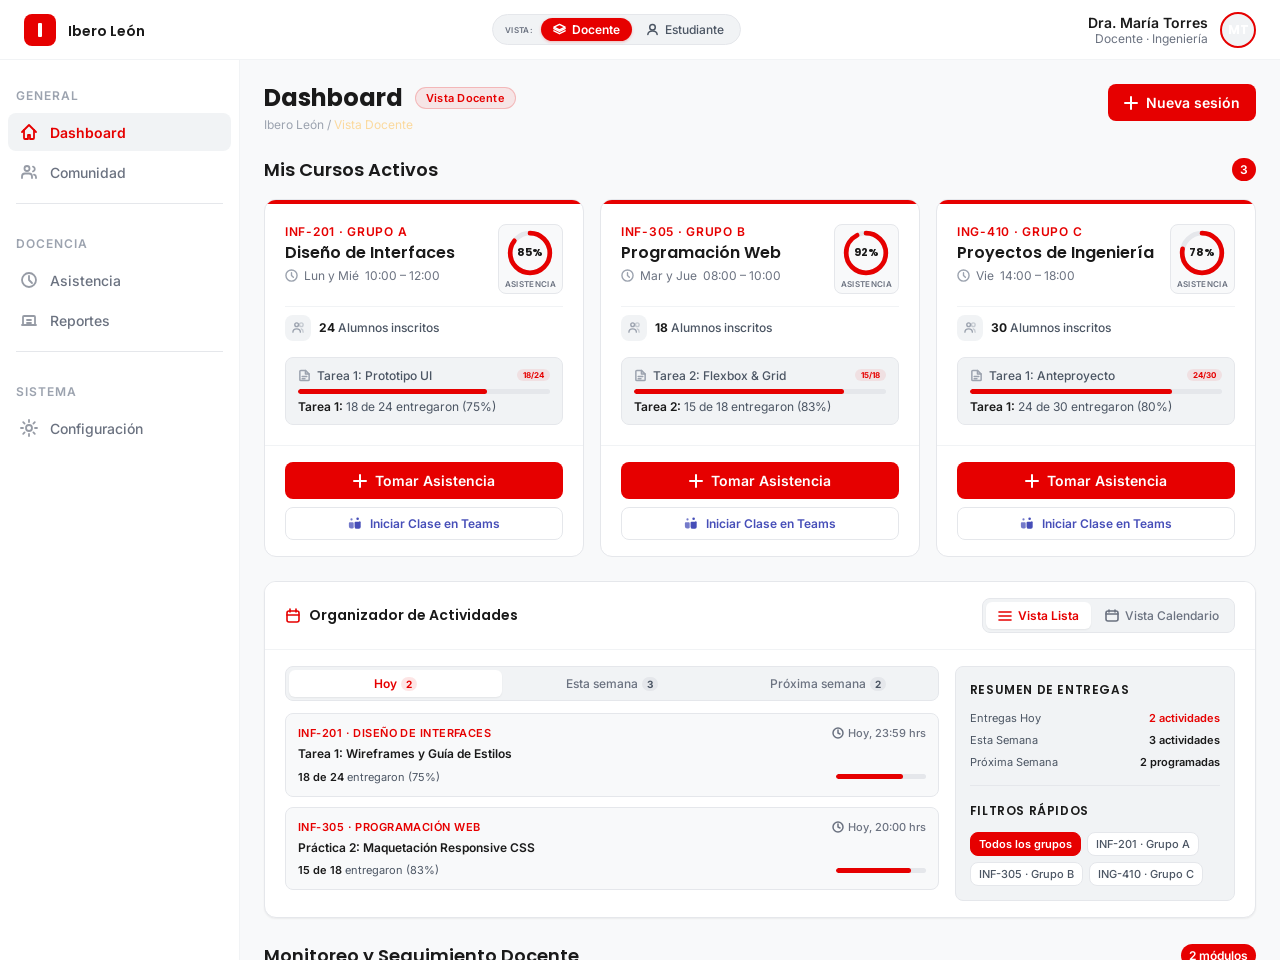
<file: index.html>
<!DOCTYPE html>
<html lang="es">
<head>
  <meta charset="UTF-8" />
  <meta name="viewport" content="width=device-width, initial-scale=1.0" />
  <title>Tablero de Asistencia — Ibero León</title>

  <!-- Sistema de Diseño -->
  <link rel="stylesheet" href="styles.css" />

  <style>
    /* =========================================================================
       RESET & BASE
       ========================================================================= */
    *, *::before, *::after {
      box-sizing: border-box;
      margin: 0;
      padding: 0;
    }

    html {
      font-size: 16px;
      -webkit-font-smoothing: antialiased;
    }

    body {
      font-family: var(--font-family-body);
      font-size: var(--font-size-md);
      font-weight: var(--font-weight-regular);
      color: var(--text-secondary);
      background-color: var(--surface-primary);  /* #0d0e0f — fondo raíz */
      min-height: 100vh;
      display: flex;
      flex-direction: column;
    }

    /* =========================================================================
       LAYOUT SHELL  — Header + Sidebar + Main
       ========================================================================= */
    .app-container, .layout {
      display: flex;
      flex: 1;
    }

    /* =========================================================================
       HEADER
       ========================================================================= */
    .header {
      grid-column: 1 / -1;
      height: 60px;
      background-color: var(--surface-secondary);   /* #131313 — panel nivel 2 */
      border-bottom: 1px solid var(--border-subtle); /* #252525 */
      display: flex;
      align-items: center;
      justify-content: space-between;
      padding: 0 var(--space-6);                     /* 0 24px */
      gap: var(--space-4);                           /* 16px */
      position: sticky;
      top: 0;
      z-index: 100;
    }

    /* Logotipo + nombre de institución */
    .header__brand {
      display: flex;
      align-items: center;
      gap: var(--space-3);   /* 12px */
      text-decoration: none;
    }

    .header__logo {
      width: 32px;
      height: 32px;
      border-radius: var(--radius-md);
      background-color: var(--brand-red);            /* #E60000 — acento de marca */
      display: flex;
      align-items: center;
      justify-content: center;
      flex-shrink: 0;
    }

    .header__logo svg {
      width: 18px;
      height: 18px;
      fill: var(--white-100);
    }

    .header__title {
      font-family: var(--font-family-title);         /* Poppins */
      font-size: var(--font-size-sm);
      font-weight: var(--font-weight-semibold);
      color: var(--text-primary);                    /* #fff */
      line-height: 1.2;
    }

    .header__subtitle {
      font-size: var(--font-size-xs);
      font-weight: var(--font-weight-regular);
      color: var(--text-tertiary);                   /* #c9cacf */
      display: block;
    }

    /* Perfil del docente */
    .header__profile {
      display: flex;
      align-items: center;
      gap: var(--space-3);
      cursor: pointer;
    }

    .header__profile-info {
      text-align: right;
    }

    .header__profile-name {
      font-size: var(--font-size-sm);
      font-weight: var(--font-weight-semibold);
      color: var(--text-primary);
      display: block;
    }

    .header__profile-role {
      font-size: var(--font-size-xs);
      color: var(--text-tertiary);
      display: block;
    }

    .header__avatar {
      width: 36px;
      height: 36px;
      border-radius: var(--radius-full);             /* píldora — 99999px */
      background-color: var(--surface-tertiary);     /* #252525 */
      border: 2px solid var(--brand-red);            /* acento activo */
      display: flex;
      align-items: center;
      justify-content: center;
      font-family: var(--font-family-title);
      font-size: var(--font-size-xs);
      font-weight: var(--font-weight-bold);
      color: var(--white-100);
      flex-shrink: 0;
    }

    /* =========================================================================
       SIDEBAR — Menú lateral
       ========================================================================= */
    .sidebar {
      position: sticky;
      top: 0;
      height: 100vh;
      overflow-y: auto;
      width: 240px;
      flex-shrink: 0;
      background-color: var(--surface-secondary);    /* #131313 */
      border-right: 1px solid var(--border-subtle);  /* #252525 */
      display: flex;
      flex-direction: column;
      padding: var(--space-4) 0;                     /* 16px 0 */
      gap: var(--space-1);                           /* 4px entre ítems */
    }

    .sidebar__section-label {
      font-size: var(--font-size-xs);
      font-weight: var(--font-weight-semibold);
      color: var(--text-quaternary);                 /* #888 */
      text-transform: uppercase;
      letter-spacing: 0.08em;
      padding: var(--space-3) var(--space-4) var(--space-1-5); /* 12px 16px 6px */
      margin-top: var(--space-2);
    }

    .sidebar__section-label:first-child {
      margin-top: 0;
    }

    .sidebar__nav {
      list-style: none;
      display: flex;
      flex-direction: column;
      gap: var(--space-0-5);   /* 2px */
      padding: 0 var(--space-2);   /* 0 8px */
    }

    .nav-item__link {
      display: flex;
      align-items: center;
      gap: var(--space-3);         /* 12px */
      padding: var(--space-2-5) var(--space-3);  /* 10px 12px */
      border-radius: var(--radius-md);            /* 8px */
      text-decoration: none;
      font-size: var(--font-size-sm);
      font-weight: var(--font-weight-medium);
      color: var(--text-tertiary);                /* #c9cacf — inactivo */
      transition: background-color 150ms ease, color 150ms ease;
    }

    .nav-item__link:hover {
      background-color: var(--surface-tertiary);  /* #252525 */
      color: var(--text-secondary);               /* #f1f1f3 */
    }

    /* Estado activo — acento de marca Ibero León */
    .nav-item__link.is-active {
      background-color: var(--surface-tertiary);
      color: var(--brand-red);                    /* #E60000 — acento de marca */
      font-weight: var(--font-weight-semibold);
    }

    .nav-item__link.is-active .nav-item__icon {
      color: var(--brand-red);
    }

    .nav-item__icon {
      width: 18px;
      height: 18px;
      flex-shrink: 0;
      opacity: 0.7;
    }

    .nav-item__link.is-active .nav-item__icon {
      opacity: 1;
    }

    /* Badge de cantidad en nav */
    .nav-item__badge {
      margin-left: auto;
      background-color: var(--brand-red);         /* #E60000 — badge activo */
      color: var(--white-100);
      font-size: var(--font-size-3xs);            /* 8px */
      font-weight: var(--font-weight-bold);
      padding: 2px 6px;
      border-radius: var(--badge-radius);
      min-width: 20px;
      text-align: center;
    }

    /* Divisor del sidebar */
    .sidebar__divider {
      height: 1px;
      background-color: var(--divider);           /* #252525 */
      margin: var(--space-2) var(--space-4);
    }

    /* =========================================================================
       MAIN CONTENT — Área principal
       ========================================================================= */
    .main, .main-content {
      flex: 1;
      min-width: 0;
      height: 100vh;
      background-color: var(--surface-primary);   /* #0d0e0f — fondo raíz */
      padding: var(--space-6);                    /* 24px */
      overflow-y: auto;
      display: flex;
      flex-direction: column;
      gap: var(--space-6);
    }

    /* Cabecera del área principal */
    .main__header {
      display: flex;
      align-items: flex-start;
      justify-content: space-between;
      gap: var(--space-4);
      flex-wrap: wrap;
    }

    .main__title {
      font-family: var(--font-family-title);      /* Poppins */
      font-size: var(--font-size-2xl);            /* 24px */
      font-weight: var(--font-weight-bold);
      color: var(--text-primary);                 /* #fff */
      line-height: 1.2;
    }

    .main__breadcrumb {
      font-size: var(--font-size-xs);
      color: var(--text-quaternary);              /* #888 */
      margin-top: var(--space-1);
    }

    .main__breadcrumb span {
      color: var(--brand-cherokee);               /* #FBD99D — acento de jerarquía */
    }

    /* Botón primario de acción */
    .btn-primary {
      display: inline-flex;
      align-items: center;
      gap: var(--space-2);
      padding: var(--space-2-5) var(--space-4);   /* 10px 16px */
      background-color: var(--brand-red);         /* #E60000 */
      color: var(--white-100);
      font-family: var(--font-family-body);
      font-size: var(--font-size-sm);
      font-weight: var(--font-weight-semibold);
      border: none;
      border-radius: var(--radius-md);
      cursor: pointer;
      text-decoration: none;
      transition: background-color 150ms ease;
      flex-shrink: 0;
    }

    .btn-primary:hover {
      background-color: var(--brand-red-dark);    /* #B30000 */
    }

    /* =========================================================================
       SECTION HEADER — Encabezado de sección interior
       ========================================================================= */
    .section-header {
      display: flex;
      align-items: center;
      justify-content: space-between;
      margin-bottom: var(--space-4);
      gap: var(--space-3);
    }

    .section-title {
      font-family: var(--font-family-title);      /* Poppins */
      font-size: var(--font-size-lg);             /* 18px */
      font-weight: var(--font-weight-semibold);
      color: var(--text-primary);
    }

    .section-count {
      font-size: var(--font-size-xs);
      font-weight: var(--font-weight-semibold);
      color: var(--text-contrast);
      background-color: var(--brand-red);        /* #E60000 — badge activo */
      padding: 2px var(--space-2);
      border-radius: var(--badge-radius);
      line-height: 1.6;
    }

    /* =========================================================================
       COURSE CARDS — Tarjetas de cursos activos
       ========================================================================= */
    .courses-grid {
      display: grid;
      grid-template-columns: repeat(3, 1fr);
      gap: var(--space-4);                        /* 16px */
    }

    .course-card {
      background-color: var(--surface-secondary);
      border: 1px solid var(--border-normal);
      border-radius: var(--card-radius);          /* 12px */
      display: flex;
      flex-direction: column;
      overflow: hidden;
      transition: box-shadow 200ms ease, border-color 200ms ease;
    }

    .course-card:hover {
      box-shadow: var(--shadow-md);
      border-color: var(--border-contrast);
    }

    /* Franja superior de color (acento de marca — jerarquía alta) */
    .course-card__stripe {
      height: 4px;
      background-color: var(--brand-red);        /* #E60000 */
    }

    .course-card__body {
      padding: var(--space-5);
      display: flex;
      flex-direction: column;
      gap: var(--space-3);
      flex: 1;
    }

    .course-card__top {
      display: flex;
      justify-content: space-between;
      align-items: flex-start;
      gap: var(--space-3);
    }

    .course-card__header-info {
      display: flex;
      flex-direction: column;
      gap: var(--space-1);
      flex: 1;
      min-width: 0;
    }

    .course-card__code {
      font-size: var(--font-size-xs);
      font-weight: var(--font-weight-semibold);
      color: var(--brand-red);                   /* #E60000 — código de curso */
      text-transform: uppercase;
      letter-spacing: 0.06em;
    }

    .course-card__name {
      font-family: var(--font-family-title);     /* Poppins */
      font-size: var(--font-size-md);            /* 16px */
      font-weight: var(--font-weight-semibold);
      color: var(--text-primary);
      line-height: 1.3;
    }

    .course-card__schedule {
      font-size: var(--font-size-xs);
      color: var(--text-tertiary);
      display: flex;
      align-items: center;
      gap: var(--space-1-5);
    }

    .course-card__schedule svg {
      width: 13px;
      height: 13px;
      stroke: var(--text-quaternary);
      fill: none;
      flex-shrink: 0;
    }

    .course-card__meta {
      display: flex;
      align-items: center;
      gap: var(--space-2);
      padding-top: var(--space-2);
      border-top: 1px solid var(--border-subtle);
    }

    .course-card__meta-icon {
      width: 26px;
      height: 26px;
      border-radius: var(--radius-md);
      background-color: var(--surface-tertiary);
      display: flex;
      align-items: center;
      justify-content: center;
      flex-shrink: 0;
    }

    .course-card__meta-icon svg {
      width: 13px;
      height: 13px;
      stroke: var(--text-quaternary);
      fill: none;
    }

    .course-card__students {
      font-size: var(--font-size-xs);
      font-weight: var(--font-weight-medium);
      color: var(--text-secondary);
    }

    .course-card__students span {
      font-weight: var(--font-weight-bold);
      color: var(--text-primary);
    }

    /* ── 1. Medidor en Anillo (% Asistencia) ── */
    .attendance-ring {
      display: flex;
      flex-direction: column;
      align-items: center;
      justify-content: center;
      gap: var(--space-0-5);
      flex-shrink: 0;
      padding: var(--space-1) var(--space-1-5);
      background-color: var(--surface-primary);
      border: 1px solid var(--border-normal);
      border-radius: var(--radius-md);
    }

    .attendance-ring__circle {
      position: relative;
      width: 48px;
      height: 48px;
      display: flex;
      align-items: center;
      justify-content: center;
    }

    .attendance-ring__svg {
      width: 100%;
      height: 100%;
      transform: rotate(-90deg);
    }

    .attendance-ring__track {
      fill: none;
      stroke: var(--surface-quaternary);
      stroke-width: 4.5;
    }

    .attendance-ring__indicator {
      fill: none;
      stroke: var(--brand-red);
      stroke-width: 4.5;
      stroke-linecap: round;
      transition: stroke-dashoffset 0.6s ease;
    }

    .attendance-ring__center {
      position: absolute;
      top: 0;
      left: 0;
      width: 100%;
      height: 100%;
      display: flex;
      align-items: center;
      justify-content: center;
    }

    .attendance-ring__val {
      font-family: var(--font-family-title);
      font-size: 11px;
      font-weight: var(--font-weight-bold);
      color: var(--text-primary);
      line-height: 1;
    }

    .attendance-ring__caption {
      font-size: var(--font-size-3xs);
      font-weight: var(--font-weight-semibold);
      color: var(--text-tertiary);
      text-transform: uppercase;
      letter-spacing: 0.04em;
    }

    /* ── 2. Resumen de Entregas de Actividad ── */
    .deliveries-box {
      background-color: var(--surface-tertiary);
      border: 1px solid var(--border-normal);
      border-radius: var(--radius-md);
      padding: var(--space-2-5) var(--space-3);
      display: flex;
      flex-direction: column;
      gap: var(--space-1-5);
    }

    .deliveries-box__header {
      display: flex;
      align-items: center;
      justify-content: space-between;
      gap: var(--space-2);
    }

    .deliveries-box__title-wrap {
      display: flex;
      align-items: center;
      gap: var(--space-1-5);
      min-width: 0;
    }

    .deliveries-box__icon {
      width: 13px;
      height: 13px;
      stroke: var(--text-quaternary);
      fill: none;
      flex-shrink: 0;
    }

    .deliveries-box__title {
      font-size: var(--font-size-xs);
      font-weight: var(--font-weight-medium);
      color: var(--text-secondary);
      white-space: nowrap;
      overflow: hidden;
      text-overflow: ellipsis;
    }

    .deliveries-box__badge {
      font-size: var(--font-size-3xs);
      font-weight: var(--font-weight-bold);
      color: var(--brand-red);
      background-color: rgba(230, 0, 0, 0.08);
      padding: 1px 6px;
      border-radius: var(--badge-radius);
      flex-shrink: 0;
    }

    .deliveries-bar {
      width: 100%;
      height: 5px;
      background-color: var(--border-normal);
      border-radius: var(--radius-full);
      overflow: hidden;
    }

    .deliveries-bar__fill {
      height: 100%;
      background-color: var(--brand-red);
      border-radius: var(--radius-full);
      transition: width 0.4s ease;
    }

    .deliveries-box__caption {
      font-size: var(--font-size-xs);
      font-weight: var(--font-weight-regular);
      color: var(--text-secondary);
      line-height: 1.2;
    }

    .deliveries-box__caption strong {
      font-weight: var(--font-weight-semibold);
      color: var(--text-primary);
    }

    /* ── 3. Acciones y Botón de Teams ── */
    .course-card__footer {
      padding: var(--space-4) var(--space-5);
      border-top: 1px solid var(--border-subtle);
      display: flex;
      flex-direction: column;
      gap: var(--space-2);
    }

    /* Botón principal "Tomar Asistencia" */
    .btn-course {
      display: flex;
      align-items: center;
      justify-content: center;
      gap: var(--space-2);
      width: 100%;
      padding: var(--space-2-5) var(--space-4);   /* 10px 16px */
      background-color: var(--brand-red);          /* #E60000 — CTA primario */
      color: var(--white-100);
      font-family: var(--font-family-body);
      font-size: var(--font-size-sm);
      font-weight: var(--font-weight-semibold);
      border: none;
      border-radius: var(--radius-md);
      cursor: pointer;
      text-decoration: none;
      transition: background-color 150ms ease;
    }

    .btn-course:hover {
      background-color: var(--brand-red-dark);    /* #B30000 */
    }

    .btn-course svg {
      width: 14px;
      height: 14px;
      stroke: currentColor;
      fill: none;
      flex-shrink: 0;
    }

    /* Botón integración Microsoft Teams */
    .btn-teams {
      display: flex;
      align-items: center;
      justify-content: center;
      gap: var(--space-2);
      width: 100%;
      padding: var(--space-2) var(--space-4);
      background-color: var(--surface-secondary);
      color: var(--color-teams, #464EB8);
      border: 1px solid var(--border-normal);
      border-radius: var(--radius-md);
      font-family: var(--font-family-body);
      font-size: var(--font-size-xs);
      font-weight: var(--font-weight-semibold);
      cursor: pointer;
      text-decoration: none;
      transition: background-color 150ms ease, border-color 150ms ease, color 150ms ease, box-shadow 150ms ease;
    }

    .btn-teams:hover {
      background-color: var(--color-teams-bg, #F5F6FC);
      border-color: var(--color-teams, #464EB8);
      color: var(--color-teams-hover, #3B44AC);
      box-shadow: var(--shadow-sm);
    }

    .btn-teams svg {
      width: 14px;
      height: 14px;
      fill: currentColor;
      flex-shrink: 0;
    }

    /* =========================================================================
       GADGETS SECTION — Monitoreo docente (debajo de cursos)
       ========================================================================= */
    .gadgets-section {
      display: flex;
      flex-direction: column;
      gap: var(--space-4);
    }

    /* =========================================================================
       RESPONSIVE
       ========================================================================= */
    @media (max-width: 1120px) {         /* --screen-md */
      .courses-grid {
        grid-template-columns: repeat(2, 1fr);
      }
      .gadgets-grid {
        grid-template-columns: 1fr 1fr;
      }
      .monitoring-card--wide {
        grid-column: span 2;
      }
    }

    @media (max-width: 768px) {          /* --screen-sm */
      .app-container, .layout {
        flex-direction: column;
      }

      .sidebar {
        display: none;   /* Se ocultará hasta implementar drawer */
      }

      .courses-grid {
        grid-template-columns: 1fr;
      }

      .gadgets-grid {
        grid-template-columns: 1fr;
      }

      .monitoring-card--wide {
        grid-column: 1;
      }
    }

    @media (max-width: 640px) {          /* --screen-xs */
      .header__profile-info {
        display: none;
      }
    }
  </style>
</head>

<body>

  <!-- =========================================================================
       HEADER — Encabezado superior
       ========================================================================= -->
  <header class="header" role="banner">

    <!-- Marca / institución -->
    <a href="#" class="header__brand" aria-label="Ibero León — Inicio">
      <div class="header__logo" aria-hidden="true">
        <!-- Ícono "I" representando Ibero -->
        <svg viewBox="0 0 18 18" xmlns="http://www.w3.org/2000/svg" aria-hidden="true">
          <rect x="7" y="2" width="4" height="14" rx="1"/>
        </svg>
      </div>
      <div>
        <span class="header__title">Ibero León</span>
      </div>
    </a>

    <!-- Conmutador visual de rol -->
    <div class="role-switcher" role="navigation" aria-label="Cambiar vista de rol">
      <span class="role-switcher__label">Vista:</span>
      <div class="role-switcher__pills">
        <a href="index.html" class="role-pill is-active" aria-current="page" title="Vista activa: Docente">
          <svg class="role-pill__icon" viewBox="0 0 14 14" fill="none" stroke="currentColor" stroke-width="1.6" stroke-linecap="round" stroke-linejoin="round" aria-hidden="true">
            <path d="M7 1.5L1 4.5l6 3 6-3-6-3z"/>
            <path d="M1 8.5l6 3 6-3"/>
            <path d="M1 6l6 3 6-3"/>
          </svg>
          Docente
        </a>
        <a href="student.html" class="role-pill" title="Cambiar a vista de Estudiante">
          <svg class="role-pill__icon" viewBox="0 0 14 14" fill="none" stroke="currentColor" stroke-width="1.6" stroke-linecap="round" stroke-linejoin="round" aria-hidden="true">
            <path d="M7 1.5a3 3 0 1 0 0 6 3 3 0 0 0 0-6z"/>
            <path d="M2 12.5c0-2.5 2.5-4 5-4s5 1.5 5 4"/>
          </svg>
          Estudiante
        </a>
      </div>
    </div>

    <!-- Perfil del docente -->
    <div class="header__profile" role="button" tabindex="0" aria-label="Menú de perfil">
      <div class="header__profile-info">
        <span class="header__profile-name">Dra. María Torres</span>
        <span class="header__profile-role">Docente · Ingeniería</span>
      </div>
      <div class="header__avatar" aria-hidden="true">MT</div>
    </div>

  </header>


  <!-- =========================================================================
       LAYOUT — Sidebar + Main
       ========================================================================= -->
  <div class="app-container">

    <!-- =======================================================================
         SIDEBAR — Menú lateral de navegación
         ======================================================================= -->
    <aside class="sidebar" role="navigation" aria-label="Menú principal">

      <!-- Sección General -->
      <span class="sidebar__section-label">General</span>
      <ul class="sidebar__nav" role="list">

        <li>
          <a href="index.html" class="nav-item__link is-active" aria-current="page">
            <svg class="nav-item__icon" viewBox="0 0 18 18" fill="none" stroke="currentColor" stroke-width="1.8" stroke-linecap="round" stroke-linejoin="round" aria-hidden="true">
              <path d="M2 9L9 2l7 7"/>
              <path d="M4 7v8a1 1 0 001 1h3v-4h2v4h3a1 1 0 001-1V7"/>
            </svg>
            Dashboard
          </a>
        </li>

        <li>
          <a href="#" class="nav-item__link">
            <svg class="nav-item__icon" viewBox="0 0 18 18" fill="none" stroke="currentColor" stroke-width="1.8" stroke-linecap="round" stroke-linejoin="round" aria-hidden="true">
              <path d="M12 15v-1.5a3 3 0 00-3-3H5a3 3 0 00-3 3V15"/>
              <circle cx="7" cy="5.5" r="2.5"/>
              <path d="M16 15v-1a2.5 2.5 0 00-2-2.4M13 3.6a2.5 2.5 0 010 4.8"/>
            </svg>
            Comunidad
          </a>
        </li>

      </ul>

      <div class="sidebar__divider" role="separator"></div>

      <!-- Sección Docencia -->
      <span class="sidebar__section-label">Docencia</span>
      <ul class="sidebar__nav" role="list">

        <li>
          <a href="#" class="nav-item__link">
            <svg class="nav-item__icon" viewBox="0 0 18 18" fill="none" stroke="currentColor" stroke-width="1.8" stroke-linecap="round" stroke-linejoin="round" aria-hidden="true">
              <circle cx="9" cy="9" r="7"/>
              <path d="M9 5v4l3 3"/>
            </svg>
            Asistencia
          </a>
        </li>

        <li>
          <a href="#" class="nav-item__link">
            <svg class="nav-item__icon" viewBox="0 0 18 18" fill="none" stroke="currentColor" stroke-width="1.8" stroke-linecap="round" stroke-linejoin="round" aria-hidden="true">
              <path d="M3 14V6a1 1 0 011-1h10a1 1 0 011 1v8"/>
              <path d="M2 14h14"/>
              <path d="M7 9h4M7 12h4"/>
            </svg>
            Reportes
          </a>
        </li>

      </ul>

      <div class="sidebar__divider" role="separator"></div>

      <!-- Sección Configuración -->
      <span class="sidebar__section-label">Sistema</span>
      <ul class="sidebar__nav" role="list">

        <li>
          <a href="#" class="nav-item__link">
            <svg class="nav-item__icon" viewBox="0 0 18 18" fill="none" stroke="currentColor" stroke-width="1.8" stroke-linecap="round" stroke-linejoin="round" aria-hidden="true">
              <circle cx="9" cy="9" r="3"/>
              <path d="M9 1v2M9 15v2M1 9h2M15 9h2M3.2 3.2l1.4 1.4M13.4 13.4l1.4 1.4M3.2 14.8l1.4-1.4M13.4 4.6l1.4-1.4"/>
            </svg>
            Configuración
          </a>
        </li>

      </ul>

    </aside><!-- /sidebar -->


    <!-- =======================================================================
         MAIN — Área principal de contenido
         ======================================================================= -->
    <main class="main main-content" id="main-content" role="main">

      <!-- Cabecera de sección -->
      <div class="main__header">
        <div>
          <div class="main__title-wrap">
            <h1 class="main__title">Dashboard</h1>
            <span class="role-badge role-badge--docente">Vista Docente</span>
          </div>
          <p class="main__breadcrumb">
            Ibero León / <span>Vista Docente</span>
          </p>
        </div>
        <button class="btn-primary" type="button">
          <svg width="14" height="14" viewBox="0 0 14 14" fill="none" stroke="currentColor" stroke-width="2" stroke-linecap="round" aria-hidden="true">
            <path d="M7 1v12M1 7h12"/>
          </svg>
          Nueva sesión
        </button>
      </div>

      <!-- ═══════════════════════════════════════════════════════════════════
           SECCIÓN 1 — MIS CURSOS ACTIVOS (foco prioritario)
           ═══════════════════════════════════════════════════════════════════ -->
      <section aria-label="Mis cursos activos">

        <div class="section-header">
          <h2 class="section-title">Mis Cursos Activos</h2>
          <span class="section-count" aria-label="3 cursos activos">3</span>
        </div>

        <div class="courses-grid">

          <!-- ── Curso 1: Diseño de Interfaces (Grupo A) ── -->
          <article class="course-card" aria-label="Diseño de Interfaces, Grupo A">
            <div class="course-card__stripe" aria-hidden="true"></div>
            <div class="course-card__body">
              
              <!-- Cabecera de tarjeta: datos + medidor en anillo -->
              <div class="course-card__top">
                <div class="course-card__header-info">
                  <span class="course-card__code">INF-201 · Grupo A</span>
                  <h3 class="course-card__name">Diseño de Interfaces</h3>
                  <p class="course-card__schedule">
                    <svg viewBox="0 0 14 14" stroke-width="1.5" stroke-linecap="round" stroke-linejoin="round" aria-hidden="true">
                      <circle cx="7" cy="7" r="6"/>
                      <path d="M7 4v3l2 2"/>
                    </svg>
                    Lun y Mié &nbsp;10:00 – 12:00
                  </p>
                </div>

                <!-- 1. Medidor en Anillo (% Asistencia del Grupo: 85%) -->
                <div class="attendance-ring" aria-label="85% de asistencia grupal" title="85% de asistencia acumulada">
                  <div class="attendance-ring__circle">
                    <svg viewBox="0 0 46 46" class="attendance-ring__svg" aria-hidden="true">
                      <circle class="attendance-ring__track" cx="23" cy="23" r="19" />
                      <circle class="attendance-ring__indicator" cx="23" cy="23" r="19"
                              stroke-dasharray="119.38"
                              stroke-dashoffset="17.91" />
                    </svg>
                    <div class="attendance-ring__center">
                      <span class="attendance-ring__val">85%</span>
                    </div>
                  </div>
                  <span class="attendance-ring__caption">Asistencia</span>
                </div>
              </div>

              <!-- Meta: Alumnos inscritos -->
              <div class="course-card__meta">
                <div class="course-card__meta-icon" aria-hidden="true">
                  <svg viewBox="0 0 14 14" stroke-width="1.5" stroke-linecap="round" stroke-linejoin="round">
                    <circle cx="5" cy="4" r="2"/>
                    <path d="M1 12c0-2.5 1.5-3.5 4-3.5s4 1 4 3.5"/>
                    <circle cx="10" cy="4" r="2" opacity=".5"/>
                    <path d="M12 12c0-2 -.5-3-2-3.5" opacity=".5"/>
                  </svg>
                </div>
                <p class="course-card__students"><span>24</span> Alumnos inscritos</p>
              </div>

              <!-- 3. Resumen de Entregas de Actividad -->
              <div class="deliveries-box" data-modal-trigger="eval-modal" data-course-code="INF-201 · Grupo A" data-course-name="Diseño de Interfaces" aria-label="Estado de entregas: Tarea 1: 18 de 24 entregaron - Clic para abrir modal de evaluación">
                <div class="deliveries-box__header">
                  <div class="deliveries-box__title-wrap">
                    <svg class="deliveries-box__icon" viewBox="0 0 14 14" stroke-width="1.6" stroke-linecap="round" stroke-linejoin="round" aria-hidden="true">
                      <path d="M8 1.5H3a1 1 0 0 0-1 1v9a1 1 0 0 0 1 1h8a1 1 0 0 0 1-1V5.5L8 1.5z"/>
                      <path d="M8 1.5v4h4"/>
                      <path d="M4.5 8h5M4.5 10.5h3"/>
                    </svg>
                    <span class="deliveries-box__title">Tarea 1: Prototipo UI</span>
                  </div>
                  <span class="deliveries-box__badge">18/24</span>
                </div>
                <div class="deliveries-bar" role="progressbar" aria-valuenow="75" aria-valuemin="0" aria-valuemax="100">
                  <div class="deliveries-bar__fill" style="width: 75%;"></div>
                </div>
                <p class="deliveries-box__caption">
                  <strong>Tarea 1:</strong> 18 de 24 entregaron (75%)
                </p>
              </div>

            </div>

            <!-- Acciones: Botón Tomar Asistencia + Botón Teams -->
            <div class="course-card__footer">
              <button class="btn-course" type="button">
                <svg viewBox="0 0 14 14" stroke-width="2" stroke-linecap="round" stroke-linejoin="round" aria-hidden="true">
                  <path d="M7 1v12M1 7h12"/>
                </svg>
                Tomar Asistencia
              </button>
              <!-- 2. Botón de Integración con Microsoft Teams -->
              <button class="btn-teams" type="button" aria-label="Iniciar Clase en Teams para Diseño de Interfaces">
                <svg viewBox="0 0 16 16" aria-hidden="true">
                  <path d="M12.5 5.5h-4a1 1 0 0 0-1 1V11a2.5 2.5 0 0 0 2.5 2.5h2.5a2 2 0 0 0 2-2V6.5a1 1 0 0 0-2-1zm-1.5-2a1.5 1.5 0 1 1 0-3 1.5 1.5 0 0 1 0 3z"/>
                  <path d="M5.5 6H2a1 1 0 0 0-1 1v3.5A2.5 2.5 0 0 0 3.5 13H5a2 2 0 0 0 1.5-.7V7a1 1 0 0 0-1-1zm-1.5-2a1.25 1.25 0 1 1 0-2.5 1.25 1.25 0 0 1 0 2.5z" opacity="0.75"/>
                </svg>
                Iniciar Clase en Teams
              </button>
            </div>
          </article>

          <!-- ── Curso 2: Programación Web (Grupo B) ── -->
          <article class="course-card" aria-label="Programación Web, Grupo B">
            <div class="course-card__stripe" aria-hidden="true"></div>
            <div class="course-card__body">

              <!-- Cabecera de tarjeta: datos + medidor en anillo -->
              <div class="course-card__top">
                <div class="course-card__header-info">
                  <span class="course-card__code">INF-305 · Grupo B</span>
                  <h3 class="course-card__name">Programación Web</h3>
                  <p class="course-card__schedule">
                    <svg viewBox="0 0 14 14" stroke-width="1.5" stroke-linecap="round" stroke-linejoin="round" aria-hidden="true">
                      <circle cx="7" cy="7" r="6"/>
                      <path d="M7 4v3l2 2"/>
                    </svg>
                    Mar y Jue &nbsp;08:00 – 10:00
                  </p>
                </div>

                <!-- 1. Medidor en Anillo (% Asistencia del Grupo: 92%) -->
                <div class="attendance-ring" aria-label="92% de asistencia grupal" title="92% de asistencia acumulada">
                  <div class="attendance-ring__circle">
                    <svg viewBox="0 0 46 46" class="attendance-ring__svg" aria-hidden="true">
                      <circle class="attendance-ring__track" cx="23" cy="23" r="19" />
                      <circle class="attendance-ring__indicator" cx="23" cy="23" r="19"
                              stroke-dasharray="119.38"
                              stroke-dashoffset="9.55" />
                    </svg>
                    <div class="attendance-ring__center">
                      <span class="attendance-ring__val">92%</span>
                    </div>
                  </div>
                  <span class="attendance-ring__caption">Asistencia</span>
                </div>
              </div>

              <!-- Meta: Alumnos inscritos -->
              <div class="course-card__meta">
                <div class="course-card__meta-icon" aria-hidden="true">
                  <svg viewBox="0 0 14 14" stroke-width="1.5" stroke-linecap="round" stroke-linejoin="round">
                    <circle cx="5" cy="4" r="2"/>
                    <path d="M1 12c0-2.5 1.5-3.5 4-3.5s4 1 4 3.5"/>
                    <circle cx="10" cy="4" r="2" opacity=".5"/>
                    <path d="M12 12c0-2 -.5-3-2-3.5" opacity=".5"/>
                  </svg>
                </div>
                <p class="course-card__students"><span>18</span> Alumnos inscritos</p>
              </div>

              <!-- 3. Resumen de Entregas de Actividad -->
              <div class="deliveries-box" data-modal-trigger="eval-modal" data-course-code="INF-305 · Grupo B" data-course-name="Programación Web" aria-label="Estado de entregas: Tarea 2: 15 de 18 entregaron - Clic para abrir modal de evaluación">
                <div class="deliveries-box__header">
                  <div class="deliveries-box__title-wrap">
                    <svg class="deliveries-box__icon" viewBox="0 0 14 14" stroke-width="1.6" stroke-linecap="round" stroke-linejoin="round" aria-hidden="true">
                      <path d="M8 1.5H3a1 1 0 0 0-1 1v9a1 1 0 0 0 1 1h8a1 1 0 0 0 1-1V5.5L8 1.5z"/>
                      <path d="M8 1.5v4h4"/>
                      <path d="M4.5 8h5M4.5 10.5h3"/>
                    </svg>
                    <span class="deliveries-box__title">Tarea 2: Flexbox & Grid</span>
                  </div>
                  <span class="deliveries-box__badge">15/18</span>
                </div>
                <div class="deliveries-bar" role="progressbar" aria-valuenow="83" aria-valuemin="0" aria-valuemax="100">
                  <div class="deliveries-bar__fill" style="width: 83.3%;"></div>
                </div>
                <p class="deliveries-box__caption">
                  <strong>Tarea 2:</strong> 15 de 18 entregaron (83%)
                </p>
              </div>

            </div>

            <!-- Acciones: Botón Tomar Asistencia + Botón Teams -->
            <div class="course-card__footer">
              <button class="btn-course" type="button">
                <svg viewBox="0 0 14 14" stroke-width="2" stroke-linecap="round" stroke-linejoin="round" aria-hidden="true">
                  <path d="M7 1v12M1 7h12"/>
                </svg>
                Tomar Asistencia
              </button>
              <!-- 2. Botón de Integración con Microsoft Teams -->
              <button class="btn-teams" type="button" aria-label="Iniciar Clase en Teams para Programación Web">
                <svg viewBox="0 0 16 16" aria-hidden="true">
                  <path d="M12.5 5.5h-4a1 1 0 0 0-1 1V11a2.5 2.5 0 0 0 2.5 2.5h2.5a2 2 0 0 0 2-2V6.5a1 1 0 0 0-2-1zm-1.5-2a1.5 1.5 0 1 1 0-3 1.5 1.5 0 0 1 0 3z"/>
                  <path d="M5.5 6H2a1 1 0 0 0-1 1v3.5A2.5 2.5 0 0 0 3.5 13H5a2 2 0 0 0 1.5-.7V7a1 1 0 0 0-1-1zm-1.5-2a1.25 1.25 0 1 1 0-2.5 1.25 1.25 0 0 1 0 2.5z" opacity="0.75"/>
                </svg>
                Iniciar Clase en Teams
              </button>
            </div>
          </article>

          <!-- ── Curso 3: Proyectos de Ingeniería (Grupo C) ── -->
          <article class="course-card" aria-label="Proyectos de Ingeniería, Grupo C">
            <div class="course-card__stripe" aria-hidden="true"></div>
            <div class="course-card__body">

              <!-- Cabecera de tarjeta: datos + medidor en anillo -->
              <div class="course-card__top">
                <div class="course-card__header-info">
                  <span class="course-card__code">ING-410 · Grupo C</span>
                  <h3 class="course-card__name">Proyectos de Ingeniería</h3>
                  <p class="course-card__schedule">
                    <svg viewBox="0 0 14 14" stroke-width="1.5" stroke-linecap="round" stroke-linejoin="round" aria-hidden="true">
                      <circle cx="7" cy="7" r="6"/>
                      <path d="M7 4v3l2 2"/>
                    </svg>
                    Vie &nbsp;14:00 – 18:00
                  </p>
                </div>

                <!-- 1. Medidor en Anillo (% Asistencia del Grupo: 78%) -->
                <div class="attendance-ring" aria-label="78% de asistencia grupal" title="78% de asistencia acumulada">
                  <div class="attendance-ring__circle">
                    <svg viewBox="0 0 46 46" class="attendance-ring__svg" aria-hidden="true">
                      <circle class="attendance-ring__track" cx="23" cy="23" r="19" />
                      <circle class="attendance-ring__indicator" cx="23" cy="23" r="19"
                              stroke-dasharray="119.38"
                              stroke-dashoffset="26.26" />
                    </svg>
                    <div class="attendance-ring__center">
                      <span class="attendance-ring__val">78%</span>
                    </div>
                  </div>
                  <span class="attendance-ring__caption">Asistencia</span>
                </div>
              </div>

              <!-- Meta: Alumnos inscritos -->
              <div class="course-card__meta">
                <div class="course-card__meta-icon" aria-hidden="true">
                  <svg viewBox="0 0 14 14" stroke-width="1.5" stroke-linecap="round" stroke-linejoin="round">
                    <circle cx="5" cy="4" r="2"/>
                    <path d="M1 12c0-2.5 1.5-3.5 4-3.5s4 1 4 3.5"/>
                    <circle cx="10" cy="4" r="2" opacity=".5"/>
                    <path d="M12 12c0-2 -.5-3-2-3.5" opacity=".5"/>
                  </svg>
                </div>
                <p class="course-card__students"><span>30</span> Alumnos inscritos</p>
              </div>

              <!-- 3. Resumen de Entregas de Actividad -->
              <div class="deliveries-box" data-modal-trigger="eval-modal" data-course-code="ING-410 · Grupo C" data-course-name="Proyectos de Ingeniería" aria-label="Estado de entregas: Tarea 1: 24 de 30 entregaron - Clic para abrir modal de evaluación">
                <div class="deliveries-box__header">
                  <div class="deliveries-box__title-wrap">
                    <svg class="deliveries-box__icon" viewBox="0 0 14 14" stroke-width="1.6" stroke-linecap="round" stroke-linejoin="round" aria-hidden="true">
                      <path d="M8 1.5H3a1 1 0 0 0-1 1v9a1 1 0 0 0 1 1h8a1 1 0 0 0 1-1V5.5L8 1.5z"/>
                      <path d="M8 1.5v4h4"/>
                      <path d="M4.5 8h5M4.5 10.5h3"/>
                    </svg>
                    <span class="deliveries-box__title">Tarea 1: Anteproyecto</span>
                  </div>
                  <span class="deliveries-box__badge">24/30</span>
                </div>
                <div class="deliveries-bar" role="progressbar" aria-valuenow="80" aria-valuemin="0" aria-valuemax="100">
                  <div class="deliveries-bar__fill" style="width: 80%;"></div>
                </div>
                <p class="deliveries-box__caption">
                  <strong>Tarea 1:</strong> 24 de 30 entregaron (80%)
                </p>
              </div>

            </div>

            <!-- Acciones: Botón Tomar Asistencia + Botón Teams -->
            <div class="course-card__footer">
              <button class="btn-course" type="button">
                <svg viewBox="0 0 14 14" stroke-width="2" stroke-linecap="round" stroke-linejoin="round" aria-hidden="true">
                  <path d="M7 1v12M1 7h12"/>
                </svg>
                Tomar Asistencia
              </button>
              <!-- 2. Botón de Integración con Microsoft Teams -->
              <button class="btn-teams" type="button" aria-label="Iniciar Clase en Teams para Proyectos de Ingeniería">
                <svg viewBox="0 0 16 16" aria-hidden="true">
                  <path d="M12.5 5.5h-4a1 1 0 0 0-1 1V11a2.5 2.5 0 0 0 2.5 2.5h2.5a2 2 0 0 0 2-2V6.5a1 1 0 0 0-2-1zm-1.5-2a1.5 1.5 0 1 1 0-3 1.5 1.5 0 0 1 0 3z"/>
                  <path d="M5.5 6H2a1 1 0 0 0-1 1v3.5A2.5 2.5 0 0 0 3.5 13H5a2 2 0 0 0 1.5-.7V7a1 1 0 0 0-1-1zm-1.5-2a1.25 1.25 0 1 1 0-2.5 1.25 1.25 0 0 1 0 2.5z" opacity="0.75"/>
                </svg>
                Iniciar Clase en Teams
              </button>
            </div>
          </article>

        </div><!-- /courses-grid -->
      </section>

      <!-- ═══════════════════════════════════════════════════════════════════
           SECCIÓN 2 — ORGANIZADOR DE ACTIVIDADES HÍBRIDO (100% ANCHO)
           ═══════════════════════════════════════════════════════════════════ -->
      <section aria-label="Organizador de actividades">

        <article class="monitoring-card monitoring-card--full" aria-label="Organizador de actividades híbrido">
          <div class="monitoring-card__header organizer-header">
            <div class="monitoring-card__title-group">
              <svg class="monitoring-card__icon" viewBox="0 0 16 16" stroke-width="1.6" stroke-linecap="round" stroke-linejoin="round" aria-hidden="true">
                <rect x="2" y="3" width="12" height="11" rx="2"/>
                <path d="M5 1v3M11 1v3M2 7h12"/>
              </svg>
              <h3 class="monitoring-card__title">Organizador de Actividades</h3>
            </div>

            <!-- Conmutador en esquina superior derecha: [Vista Lista] y [Vista Calendario] -->
            <div class="view-switcher" role="tablist" aria-label="Conmutar vista de actividades">
              <button class="view-btn is-active" type="button" role="tab" aria-selected="true" data-view="list" id="view-btn-list-doc" aria-controls="organizer-list-view-doc">
                <svg viewBox="0 0 14 14" stroke-width="1.6" stroke-linecap="round" stroke-linejoin="round" aria-hidden="true">
                  <line x1="1" y1="3" x2="13" y2="3"/>
                  <line x1="1" y1="7" x2="13" y2="7"/>
                  <line x1="1" y1="11" x2="13" y2="11"/>
                </svg>
                Vista Lista
              </button>
              <button class="view-btn" type="button" role="tab" aria-selected="false" data-view="calendar" id="view-btn-calendar-doc" aria-controls="organizer-calendar-view-doc">
                <svg viewBox="0 0 14 14" stroke-width="1.6" stroke-linecap="round" stroke-linejoin="round" aria-hidden="true">
                  <rect x="1" y="2" width="12" height="10" rx="2"/>
                  <path d="M4 1v2M10 1v2M1 5h12"/>
                </svg>
                Vista Calendario
              </button>
            </div>
          </div>

          <div class="monitoring-card__body">

            <!-- ── 1. VISTA LISTA: Split-View (70% Tareas + 30% Panel Lateral) ── -->
            <div class="list-view-container" id="organizer-list-view-doc" role="tabpanel" aria-labelledby="view-btn-list-doc">

              <div class="list-view-split">

                <!-- Columna Principal (70%): Secuencia cronológica -->
                <div class="list-view-main">
                  <!-- Pestañas temporales -->
                  <div class="activity-tabs" role="tablist" aria-label="Filtro temporal de entregas">
                    <button class="activity-tab is-active" type="button" role="tab" aria-selected="true" data-tab="tab-today" id="tab-btn-today" aria-controls="panel-today">
                      Hoy <span class="activity-tab__badge">2</span>
                    </button>
                    <button class="activity-tab" type="button" role="tab" aria-selected="false" data-tab="tab-week" id="tab-btn-week" aria-controls="panel-week">
                      Esta semana <span class="activity-tab__badge">3</span>
                    </button>
                    <button class="activity-tab" type="button" role="tab" aria-selected="false" data-tab="tab-next" id="tab-btn-next" aria-controls="panel-next">
                      Próxima semana <span class="activity-tab__badge">2</span>
                    </button>
                  </div>

                  <!-- Paneles de contenido temporal -->
                  <div class="activity-panels" style="margin-top: var(--space-3);">

                    <!-- Panel: Hoy -->
                    <div class="activity-panel is-active" id="panel-today" role="tabpanel" aria-labelledby="tab-btn-today">

                      <div class="activity-item">
                        <div class="activity-item__header">
                          <span class="activity-item__course">INF-201 · Diseño de Interfaces</span>
                          <span class="activity-item__time">
                            <svg viewBox="0 0 12 12" stroke-width="1.5" stroke-linecap="round" stroke-linejoin="round" aria-hidden="true">
                              <circle cx="6" cy="6" r="5"/>
                              <path d="M6 3v3l2 1"/>
                            </svg>
                            Hoy, 23:59 hrs
                          </span>
                        </div>
                        <h4 class="activity-item__title">Tarea 1: Wireframes y Guía de Estilos</h4>
                        <div class="activity-item__footer">
                          <span class="activity-item__deliveries"><strong>18 de 24</strong> entregaron (75%)</span>
                          <div class="activity-item__deliveries-bar" role="progressbar" aria-valuenow="75" aria-valuemin="0" aria-valuemax="100">
                            <div class="activity-item__deliveries-fill" style="width: 75%;"></div>
                          </div>
                        </div>
                      </div>

                      <div class="activity-item">
                        <div class="activity-item__header">
                          <span class="activity-item__course">INF-305 · Programación Web</span>
                          <span class="activity-item__time">
                            <svg viewBox="0 0 12 12" stroke-width="1.5" stroke-linecap="round" stroke-linejoin="round" aria-hidden="true">
                              <circle cx="6" cy="6" r="5"/>
                              <path d="M6 3v3l2 1"/>
                            </svg>
                            Hoy, 20:00 hrs
                          </span>
                        </div>
                        <h4 class="activity-item__title">Práctica 2: Maquetación Responsive CSS</h4>
                        <div class="activity-item__footer">
                          <span class="activity-item__deliveries"><strong>15 de 18</strong> entregaron (83%)</span>
                          <div class="activity-item__deliveries-bar" role="progressbar" aria-valuenow="83" aria-valuemin="0" aria-valuemax="100">
                            <div class="activity-item__deliveries-fill" style="width: 83.3%;"></div>
                          </div>
                        </div>
                      </div>

                    </div>

                    <!-- Panel: Esta semana -->
                    <div class="activity-panel" id="panel-week" role="tabpanel" aria-labelledby="tab-btn-week">

                      <div class="activity-item">
                        <div class="activity-item__header">
                          <span class="activity-item__course">ING-410 · Proyectos de Ing.</span>
                          <span class="activity-item__time">
                            <svg viewBox="0 0 12 12" stroke-width="1.5" stroke-linecap="round" stroke-linejoin="round" aria-hidden="true">
                              <circle cx="6" cy="6" r="5"/>
                              <path d="M6 3v3l2 1"/>
                            </svg>
                            Jueves, 18:00 hrs
                          </span>
                        </div>
                        <h4 class="activity-item__title">Avance 1: Marco Teórico y Justificación</h4>
                        <div class="activity-item__footer">
                          <span class="activity-item__deliveries"><strong>24 de 30</strong> entregaron (80%)</span>
                          <div class="activity-item__deliveries-bar" role="progressbar" aria-valuenow="80" aria-valuemin="0" aria-valuemax="100">
                            <div class="activity-item__deliveries-fill" style="width: 80%;"></div>
                          </div>
                        </div>
                      </div>

                      <div class="activity-item">
                        <div class="activity-item__header">
                          <span class="activity-item__course">INF-201 · Diseño de Interfaces</span>
                          <span class="activity-item__time">
                            <svg viewBox="0 0 12 12" stroke-width="1.5" stroke-linecap="round" stroke-linejoin="round" aria-hidden="true">
                              <circle cx="6" cy="6" r="5"/>
                              <path d="M6 3v3l2 1"/>
                            </svg>
                            Viernes, 23:59 hrs
                          </span>
                        </div>
                        <h4 class="activity-item__title">Cuestionario 1: Principios de UX/UI</h4>
                        <div class="activity-item__footer">
                          <span class="activity-item__deliveries"><strong>21 de 24</strong> entregaron (88%)</span>
                          <div class="activity-item__deliveries-bar" role="progressbar" aria-valuenow="88" aria-valuemin="0" aria-valuemax="100">
                            <div class="activity-item__deliveries-fill" style="width: 88%;"></div>
                          </div>
                        </div>
                      </div>

                      <div class="activity-item">
                        <div class="activity-item__header">
                          <span class="activity-item__course">INF-305 · Programación Web</span>
                          <span class="activity-item__time">
                            <svg viewBox="0 0 12 12" stroke-width="1.5" stroke-linecap="round" stroke-linejoin="round" aria-hidden="true">
                              <circle cx="6" cy="6" r="5"/>
                              <path d="M6 3v3l2 1"/>
                            </svg>
                            Sábado, 14:00 hrs
                          </span>
                        </div>
                        <h4 class="activity-item__title">Laboratorio 3: Formulario Validado con JS</h4>
                        <div class="activity-item__footer">
                          <span class="activity-item__deliveries"><strong>12 de 18</strong> entregaron (67%)</span>
                          <div class="activity-item__deliveries-bar" role="progressbar" aria-valuenow="67" aria-valuemin="0" aria-valuemax="100">
                            <div class="activity-item__deliveries-fill" style="width: 67%;"></div>
                          </div>
                        </div>
                      </div>

                    </div>

                    <!-- Panel: Próxima semana -->
                    <div class="activity-panel" id="panel-next" role="tabpanel" aria-labelledby="tab-btn-next">

                      <div class="activity-item">
                        <div class="activity-item__header">
                          <span class="activity-item__course">ING-410 · Proyectos de Ing.</span>
                          <span class="activity-item__time">
                            <svg viewBox="0 0 12 12" stroke-width="1.5" stroke-linecap="round" stroke-linejoin="round" aria-hidden="true">
                              <circle cx="6" cy="6" r="5"/>
                              <path d="M6 3v3l2 1"/>
                            </svg>
                            Mar 3 Nov, 18:00 hrs
                          </span>
                        </div>
                        <h4 class="activity-item__title">Avance 2: Cronograma y Diagrama Gantt</h4>
                        <div class="activity-item__footer">
                          <span class="activity-item__deliveries"><strong>6 de 30</strong> entregaron (20%)</span>
                          <div class="activity-item__deliveries-bar" role="progressbar" aria-valuenow="20" aria-valuemin="0" aria-valuemax="100">
                            <div class="activity-item__deliveries-fill" style="width: 20%;"></div>
                          </div>
                        </div>
                      </div>

                      <div class="activity-item">
                        <div class="activity-item__header">
                          <span class="activity-item__course">INF-201 · Diseño de Interfaces</span>
                          <span class="activity-item__time">
                            <svg viewBox="0 0 12 12" stroke-width="1.5" stroke-linecap="round" stroke-linejoin="round" aria-hidden="true">
                              <circle cx="6" cy="6" r="5"/>
                              <path d="M6 3v3l2 1"/>
                            </svg>
                            Jue 5 Nov, 23:59 hrs
                          </span>
                        </div>
                        <h4 class="activity-item__title">Prototipo Interactivo en Figma (Sprint 1)</h4>
                        <div class="activity-item__footer">
                          <span class="activity-item__deliveries"><strong>3 de 24</strong> entregaron (13%)</span>
                          <div class="activity-item__deliveries-bar" role="progressbar" aria-valuenow="13" aria-valuemin="0" aria-valuemax="100">
                            <div class="activity-item__deliveries-fill" style="width: 13%;"></div>
                          </div>
                        </div>
                      </div>

                    </div>

                  </div>
                </div>

                <!-- Columna Lateral (30%): Resumen y Filtros Rápidos -->
                <aside class="list-view-sidebar" aria-label="Resumen y filtros del organizador">
                  <div class="summary-panel">
                    <h4 class="summary-panel__title">Resumen de Entregas</h4>
                    <ul class="summary-panel__list" role="list">
                      <li class="summary-panel__item">
                        <span class="summary-panel__label">Entregas Hoy</span>
                        <span class="summary-panel__val summary-panel__val--alert">2 actividades</span>
                      </li>
                      <li class="summary-panel__item">
                        <span class="summary-panel__label">Esta Semana</span>
                        <span class="summary-panel__val">3 actividades</span>
                      </li>
                      <li class="summary-panel__item">
                        <span class="summary-panel__label">Próxima Semana</span>
                        <span class="summary-panel__val">2 programadas</span>
                      </li>
                    </ul>

                    <div class="summary-panel__divider" role="separator"></div>

                    <h4 class="summary-panel__title">Filtros Rápidos</h4>
                    <div class="summary-panel__filters">
                      <button type="button" class="summary-chip is-active">Todos los grupos</button>
                      <button type="button" class="summary-chip">INF-201 · Grupo A</button>
                      <button type="button" class="summary-chip">INF-305 · Grupo B</button>
                      <button type="button" class="summary-chip">ING-410 · Grupo C</button>
                    </div>
                  </div>
                </aside>

              </div>

            </div>

            <!-- ── 2. VISTA CALENDARIO: Cuadrícula mensual (Octubre 2026) ── -->
            <div class="calendar-view" id="organizer-calendar-view-doc" role="tabpanel" aria-labelledby="view-btn-calendar-doc">

                <!-- Panel de Filtros y Botones de Acción -->
                <div class="calendar-toolbar">
                  
                  <!-- Panel de Filtros por Código de Color -->
                  <div class="calendar-filters" aria-label="Filtros por tipo de evento">
                    <span class="calendar-filter-label">Filtrar:</span>
                    <button class="calendar-chip calendar-chip--all is-active" type="button" data-filter="all">Todos</button>
                    <button class="calendar-chip calendar-chip--limite" type="button" data-filter="limite">
                      <span class="calendar-chip__dot event-dot--limite"></span> Límite de entrega
                    </button>
                    <button class="calendar-chip calendar-chip--evaluacion" type="button" data-filter="evaluacion">
                      <span class="calendar-chip__dot event-dot--evaluacion"></span> Evaluación
                    </button>
                    <button class="calendar-chip calendar-chip--evento" type="button" data-filter="evento">
                      <span class="calendar-chip__dot event-dot--evento"></span> Eventos
                    </button>
                    <button class="calendar-chip calendar-chip--calificacion" type="button" data-filter="calificacion">
                      <span class="calendar-chip__dot event-dot--calificacion"></span> Calificaciones
                    </button>
                  </div>

                  <!-- Botones de Acción del Calendario -->
                  <div class="calendar-actions">
                    <button class="btn-calendar-action btn-gcal" type="button">
                      <svg viewBox="0 0 14 14" stroke-width="1.6" stroke-linecap="round" stroke-linejoin="round" aria-hidden="true">
                        <rect x="2" y="3" width="10" height="9" rx="1.5"/>
                        <line x1="2" y1="6" x2="12" y2="6"/>
                        <line x1="5" y1="1" x2="5" y2="3"/>
                        <line x1="9" y1="1" x2="9" y2="3"/>
                      </svg>
                      Agregar a Google Calendar
                    </button>
                    <button class="btn-calendar-action btn-academic-cal" type="button">
                      <svg viewBox="0 0 14 14" stroke-width="1.6" stroke-linecap="round" stroke-linejoin="round" aria-hidden="true">
                        <path d="M1 4h12M4 1v3M10 1v3M2 2h10a1 1 0 0 1 1 1v9a1 1 0 0 1-1 1H2a1 1 0 0 1-1-1V3a1 1 0 0 1 1-1z"/>
                      </svg>
                      Ver calendario académico
                    </button>
                  </div>

                </div>

                <!-- Mes y año -->
                <div class="calendar-month-bar">
                  <h4 class="calendar-month-title">Octubre 2026</h4>
                  <span style="font-size: 11px; color: var(--text-tertiary);">Periodo Otoño 2026</span>
                </div>

                <!-- Cuadrícula Mensual de Octubre 2026 (Octubre 1 = Jueves) -->
                <div class="calendar-grid" role="region" aria-label="Calendario mensual de Octubre 2026">
                  <!-- Cabecera de días -->
                  <div class="calendar-day-header">Dom</div>
                  <div class="calendar-day-header">Lun</div>
                  <div class="calendar-day-header">Mar</div>
                  <div class="calendar-day-header">Mié</div>
                  <div class="calendar-day-header">Jue</div>
                  <div class="calendar-day-header">Vie</div>
                  <div class="calendar-day-header">Sáb</div>

                  <!-- Semana 1: Sep 27 - Sep 30 (Días vacíos) + Oct 1 - Oct 3 -->
                  <div class="calendar-day calendar-day--empty"></div>
                  <div class="calendar-day calendar-day--empty"></div>
                  <div class="calendar-day calendar-day--empty"></div>
                  <div class="calendar-day calendar-day--empty"></div>
                  <div class="calendar-day"><span class="calendar-day__number">1</span></div>
                  <div class="calendar-day">
                    <span class="calendar-day__number">2</span>
                    <a href="#" class="calendar-event event-badge--evento" data-category="evento" title="Conferencia de Tecnología">
                      <span class="calendar-event__title">Simposio UX</span>
                      <span class="calendar-event__course">Ibero León</span>
                    </a>
                  </div>
                  <div class="calendar-day"><span class="calendar-day__number">3</span></div>

                  <!-- Semana 2: Oct 4 - Oct 10 -->
                  <div class="calendar-day"><span class="calendar-day__number">4</span></div>
                  <div class="calendar-day">
                    <span class="calendar-day__number">5</span>
                    <a href="#" class="calendar-event event-badge--calificacion" data-category="calificacion" title="Calificaciones publicadas">
                      <span class="calendar-event__title">Notas Tarea 1</span>
                      <span class="calendar-event__course">INF-201</span>
                    </a>
                  </div>
                  <div class="calendar-day"><span class="calendar-day__number">6</span></div>
                  <div class="calendar-day"><span class="calendar-day__number">7</span></div>
                  <div class="calendar-day"><span class="calendar-day__number">8</span></div>
                  <div class="calendar-day">
                    <span class="calendar-day__number">9</span>
                    <a href="#" class="calendar-event event-badge--limite" data-category="limite" title="Límite de entrega: Avance 1">
                      <span class="calendar-event__title">Avance 1</span>
                      <span class="calendar-event__course">ING-410</span>
                    </a>
                  </div>
                  <div class="calendar-day"><span class="calendar-day__number">10</span></div>

                  <!-- Semana 3: Oct 11 - Oct 17 -->
                  <div class="calendar-day"><span class="calendar-day__number">11</span></div>
                  <div class="calendar-day">
                    <span class="calendar-day__number">12</span>
                    <a href="#" class="calendar-event event-badge--limite" data-category="limite" title="Límite de entrega: Práctica 2">
                      <span class="calendar-event__title">Práctica 2 CSS</span>
                      <span class="calendar-event__course">INF-305</span>
                    </a>
                  </div>
                  <div class="calendar-day calendar-day--today">
                    <span class="calendar-day__number">13</span>
                    <a href="#" class="calendar-event event-badge--limite" data-category="limite" title="Límite de entrega: Foro Usabilidad">
                      <span class="calendar-event__title">Foro Usabilidad</span>
                      <span class="calendar-event__course">INF-201</span>
                    </a>
                  </div>
                  <div class="calendar-day"><span class="calendar-day__number">14</span></div>
                  <div class="calendar-day">
                    <span class="calendar-day__number">15</span>
                    <a href="#" class="calendar-event event-badge--limite" data-category="limite" title="Límite de entrega: Avance 2">
                      <span class="calendar-event__title">Avance 2 Arch</span>
                      <span class="calendar-event__course">ING-410</span>
                    </a>
                  </div>
                  <div class="calendar-day">
                    <span class="calendar-day__number">16</span>
                    <a href="#" class="calendar-event event-badge--evaluacion" data-category="evaluacion" title="Evaluación Parcial 2">
                      <span class="calendar-event__title">Examen Parcial 2</span>
                      <span class="calendar-event__course">INF-201</span>
                    </a>
                  </div>
                  <div class="calendar-day"><span class="calendar-day__number">17</span></div>

                  <!-- Semana 4: Oct 18 - Oct 24 -->
                  <div class="calendar-day"><span class="calendar-day__number">18</span></div>
                  <div class="calendar-day"><span class="calendar-day__number">19</span></div>
                  <div class="calendar-day">
                    <span class="calendar-day__number">20</span>
                    <a href="#" class="calendar-event event-badge--limite" data-category="limite" title="Límite de entrega: Cronograma">
                      <span class="calendar-event__title">Cronograma</span>
                      <span class="calendar-event__course">ING-410</span>
                    </a>
                  </div>
                  <div class="calendar-day">
                    <span class="calendar-day__number">21</span>
                    <a href="#" class="calendar-event event-badge--calificacion" data-category="calificacion" title="Publicación de calificaciones Parcial 2">
                      <span class="calendar-event__title">Notas Parcial 2</span>
                      <span class="calendar-event__course">INF-201</span>
                    </a>
                  </div>
                  <div class="calendar-day">
                    <span class="calendar-day__number">22</span>
                    <a href="#" class="calendar-event event-badge--limite" data-category="limite" title="Límite de entrega: Sprint 1">
                      <span class="calendar-event__title">Sprint 1 Figma</span>
                      <span class="calendar-event__course">INF-201</span>
                    </a>
                  </div>
                  <div class="calendar-day"><span class="calendar-day__number">23</span></div>
                  <div class="calendar-day">
                    <span class="calendar-day__number">24</span>
                    <a href="#" class="calendar-event event-badge--evento" data-category="evento" title="Hackathon Estudiantil Ibero">
                      <span class="calendar-event__title">Hackathon 2026</span>
                      <span class="calendar-event__course">Ibero León</span>
                    </a>
                  </div>

                  <!-- Semana 5: Oct 25 - Oct 31 -->
                  <div class="calendar-day"><span class="calendar-day__number">25</span></div>
                  <div class="calendar-day"><span class="calendar-day__number">26</span></div>
                  <div class="calendar-day"><span class="calendar-day__number">27</span></div>
                  <div class="calendar-day">
                    <span class="calendar-day__number">28</span>
                    <a href="#" class="calendar-event event-badge--evaluacion" data-category="evaluacion" title="Evaluación Práctica Web">
                      <span class="calendar-event__title">Examen Práctico</span>
                      <span class="calendar-event__course">INF-305</span>
                    </a>
                  </div>
                  <div class="calendar-day"><span class="calendar-day__number">29</span></div>
                  <div class="calendar-day">
                    <span class="calendar-day__number">30</span>
                    <a href="#" class="calendar-event event-badge--limite" data-category="limite" title="Entrega Final de Proyecto">
                      <span class="calendar-event__title">Entrega Proyecto</span>
                      <span class="calendar-event__course">ING-410</span>
                    </a>
                  </div>
                  <div class="calendar-day"><span class="calendar-day__number">31</span></div>

                </div>

              </div>

            </div>
          </article>

      </section>

      <!-- ═══════════════════════════════════════════════════════════════════
           SECCIÓN 3 — MONITOREO Y SEGUIMIENTO DOCENTE (50% / 50%)
           ═══════════════════════════════════════════════════════════════════ -->
      <section aria-label="Monitoreo y seguimiento docente" class="gadgets-section">

        <div class="section-header">
          <h2 class="section-title">Monitoreo y Seguimiento Docente</h2>
          <span class="section-count" aria-label="2 módulos activos">2 módulos</span>
        </div>

        <div class="gadgets-grid-half">

          <!-- ── GADGET 2: Radar de Alumnos Inactivos ── -->
          <article class="monitoring-card" aria-label="Radar de alumnos inactivos con más de 7 días sin ingreso">
            <div class="monitoring-card__header">
              <div class="monitoring-card__title-group">
                <svg class="monitoring-card__icon" viewBox="0 0 16 16" stroke-width="1.6" stroke-linecap="round" stroke-linejoin="round" aria-hidden="true">
                  <path d="M8 1.5a6.5 6.5 0 1 0 0 13 6.5 6.5 0 0 0 0-13z"/>
                  <path d="M8 5v3.5l2 1.5"/>
                </svg>
                <h3 class="monitoring-card__title">Radar de Inactividad</h3>
              </div>
              <span class="monitoring-card__badge-alert" aria-label="3 alumnos con más de 7 días de inactividad">
                3 en alerta (&gt;7d)
              </span>
            </div>

            <div class="monitoring-card__body">
              <ul class="inactive-list" role="list">

                <!-- Alumno 1 -->
                <li class="inactive-item">
                  <div class="inactive-item__left">
                    <div class="inactive-item__avatar" aria-hidden="true">AM</div>
                    <div class="inactive-item__info">
                      <h4 class="inactive-item__name">Alejandro Morales Ríos</h4>
                      <span class="inactive-item__course">INF-201 · Diseño de Interfaces</span>
                      <span class="inactive-item__days">
                        <svg width="8" height="8" viewBox="0 0 8 8" fill="currentColor" aria-hidden="true">
                          <circle cx="4" cy="4" r="3.5"/>
                        </svg>
                        12 días inactivo
                      </span>
                    </div>
                  </div>
                  <button class="btn-quick-msg" type="button" aria-label="Enviar mensaje a Alejandro Morales Ríos">
                    <svg viewBox="0 0 14 14" stroke-width="1.6" stroke-linecap="round" stroke-linejoin="round" aria-hidden="true">
                      <path d="M12 2H2a1 1 0 0 0-1 1v7a1 1 0 0 0 1 1h2v2l3-2h5a1 1 0 0 0 1-1V3a1 1 0 0 0-1-1z"/>
                    </svg>
                    Mensaje
                  </button>
                </li>

                <!-- Alumno 2 -->
                <li class="inactive-item">
                  <div class="inactive-item__left">
                    <div class="inactive-item__avatar" aria-hidden="true">SV</div>
                    <div class="inactive-item__info">
                      <h4 class="inactive-item__name">Sofía Valenzuela Gómez</h4>
                      <span class="inactive-item__course">INF-305 · Programación Web</span>
                      <span class="inactive-item__days">
                        <svg width="8" height="8" viewBox="0 0 8 8" fill="currentColor" aria-hidden="true">
                          <circle cx="4" cy="4" r="3.5"/>
                        </svg>
                        9 días inactiva
                      </span>
                    </div>
                  </div>
                  <button class="btn-quick-msg" type="button" aria-label="Enviar mensaje a Sofía Valenzuela Gómez">
                    <svg viewBox="0 0 14 14" stroke-width="1.6" stroke-linecap="round" stroke-linejoin="round" aria-hidden="true">
                      <path d="M12 2H2a1 1 0 0 0-1 1v7a1 1 0 0 0 1 1h2v2l3-2h5a1 1 0 0 0 1-1V3a1 1 0 0 0-1-1z"/>
                    </svg>
                    Mensaje
                  </button>
                </li>

                <!-- Alumno 3 -->
                <li class="inactive-item">
                  <div class="inactive-item__left">
                    <div class="inactive-item__avatar" aria-hidden="true">CO</div>
                    <div class="inactive-item__info">
                      <h4 class="inactive-item__name">Carlos Ortiz Mendoza</h4>
                      <span class="inactive-item__course">ING-410 · Proyectos de Ing.</span>
                      <span class="inactive-item__days">
                        <svg width="8" height="8" viewBox="0 0 8 8" fill="currentColor" aria-hidden="true">
                          <circle cx="4" cy="4" r="3.5"/>
                        </svg>
                        8 días inactivo
                      </span>
                    </div>
                  </div>
                  <button class="btn-quick-msg" type="button" aria-label="Enviar mensaje a Carlos Ortiz Mendoza">
                    <svg viewBox="0 0 14 14" stroke-width="1.6" stroke-linecap="round" stroke-linejoin="round" aria-hidden="true">
                      <path d="M12 2H2a1 1 0 0 0-1 1v7a1 1 0 0 0 1 1h2v2l3-2h5a1 1 0 0 0 1-1V3a1 1 0 0 0-1-1z"/>
                    </svg>
                    Mensaje
                  </button>
                </li>

              </ul>

              <p class="monitoring-card__note">Alerta preventiva: Umbral institucional &gt; 7 días sin conexión a Moodle</p>
            </div>
          </article>

          <!-- ── GADGET 3: Minigráfico de Distribución de Calificaciones ── -->
          <article class="monitoring-card" aria-label="Distribución de calificaciones por rangos">
            <div class="monitoring-card__header">
              <div class="monitoring-card__title-group">
                <svg class="monitoring-card__icon" viewBox="0 0 16 16" stroke-width="1.6" stroke-linecap="round" stroke-linejoin="round" aria-hidden="true">
                  <path d="M2 14h12M4 11V7M8 11V3M12 11V5"/>
                </svg>
                <h3 class="monitoring-card__title">Distribución de Notas</h3>
              </div>
              <select class="modal-select" id="grade-group-select" aria-label="Filtrar distribución de notas por grupo">
                <option value="all">Todos los grupos</option>
                <option value="INF-201">INF-201 · Grupo A</option>
                <option value="INF-305">INF-305 · Grupo B</option>
                <option value="ING-410">ING-410 · Grupo C</option>
              </select>
            </div>

            <div class="monitoring-card__body">

              <!-- Resumen del promedio general -->
              <div class="grade-summary-bar">
                <span class="grade-summary-bar__label">Promedio General Activo</span>
                <span class="grade-summary-bar__value" id="grade-summary-val">84.2% · Satisfactorio</span>
              </div>

              <!-- Gráfico de barras por rangos -->
              <div class="grade-chart" role="region" aria-label="Barras de distribución de calificaciones">

                <!-- Rango 1: 90-100% (Sobresaliente) -->
                <div class="grade-row" data-range="90-100" role="button" tabindex="0" aria-label="Rango 90-100%">
                  <div class="grade-row__header">
                    <span class="grade-row__range">90–100% <span class="grade-row__title">(Sobresaliente)</span></span>
                    <span class="grade-row__count" id="count-90-100">28 alum. (39%)</span>
                  </div>
                  <div class="grade-row__track" role="progressbar" aria-valuenow="39" aria-valuemin="0" aria-valuemax="100">
                    <div class="grade-row__bar grade-row__bar--sobresaliente" style="width: 38.9%;"></div>
                  </div>
                </div>

                <!-- Rango 2: 80-89% (Satisfactorio) -->
                <div class="grade-row" data-range="80-89" role="button" tabindex="0" aria-label="Rango 80-89%">
                  <div class="grade-row__header">
                    <span class="grade-row__range">80–89% <span class="grade-row__title">(Satisfactorio)</span></span>
                    <span class="grade-row__count" id="count-80-89">24 alum. (33%)</span>
                  </div>
                  <div class="grade-row__track" role="progressbar" aria-valuenow="33" aria-valuemin="0" aria-valuemax="100">
                    <div class="grade-row__bar grade-row__bar--satisfactorio" style="width: 33.3%;"></div>
                  </div>
                </div>

                <!-- Rango 3: 70-79% (Suficiente) -->
                <div class="grade-row" data-range="70-79" role="button" tabindex="0" aria-label="Rango 70-79%">
                  <div class="grade-row__header">
                    <span class="grade-row__range">70–79% <span class="grade-row__title">(Suficiente)</span></span>
                    <span class="grade-row__count" id="count-70-79">13 alum. (18%)</span>
                  </div>
                  <div class="grade-row__track" role="progressbar" aria-valuenow="18" aria-valuemin="0" aria-valuemax="100">
                    <div class="grade-row__bar grade-row__bar--suficiente" style="width: 18.1%;"></div>
                  </div>
                </div>

                <!-- Rango 4: <70% (En Riesgo - Alerta Roja Ibero León) -->
                <div class="grade-row grade-row--risk" data-range="<70" role="button" tabindex="0" aria-label="Rango Menos de 70%">
                  <div class="grade-row__header">
                    <span class="grade-row__range">&lt;70% <span class="grade-row__title">(En Riesgo)</span></span>
                    <span class="grade-row__count" id="count-less-70">7 alum. (10%)</span>
                  </div>
                  <div class="grade-row__track" role="progressbar" aria-valuenow="10" aria-valuemin="0" aria-valuemax="100">
                    <div class="grade-row__bar grade-row__bar--riesgo" style="width: 9.7%;"></div>
                  </div>
                </div>

              </div>

              <!-- Lista rápida de estudiantes correspondiente al rango seleccionado -->
              <div class="grade-students-box" id="grade-students-box" style="display: none;">
                <div class="grade-students-box__header">
                  <span id="grade-students-box-title">Estudiantes en el Rango</span>
                  <span class="monitoring-card__tag" id="grade-students-box-tag">0 alumnos</span>
                </div>
                <ul class="grade-students-box__list" id="grade-students-list">
                  <!-- Populated dynamically via app.js -->
                </ul>
              </div>

              <p class="monitoring-card__note" id="grade-risk-note">7 estudiantes requieren intervención académica preventiva</p>
            </div>
          </article>

        </div><!-- /gadgets-grid-half -->
      </section>

    </main><!-- /main -->

  </div><!-- /app-container -->

  <!-- =========================================================================
       MODAL: EVALUACIÓN DOCENTE (Fase 12)
       ========================================================================= -->
  <div class="modal-overlay" id="eval-modal" role="dialog" aria-modal="true" aria-labelledby="eval-modal-title">
    <div class="modal-container">
      <div class="modal-header">
        <div class="modal-header__left">
          <h3 class="modal-title" id="eval-modal-title">Evaluación de Entregas</h3>
          <select class="modal-select" id="eval-task-select" aria-label="Seleccionar tarea o actividad">
            <option value="task1">Tarea 1: Wireframes</option>
            <option value="task2">Tarea 2: Prototipo UI</option>
            <option value="all">Todas las actividades</option>
          </select>
        </div>
        <button class="modal-close" type="button" aria-label="Cerrar modal" data-modal-close>
          <svg viewBox="0 0 14 14" aria-hidden="true">
            <path d="M1 1l12 12M13 1L1 13"/>
          </svg>
        </button>
      </div>

      <div class="modal-body">
        <!-- Filtros por estatus -->
        <div class="eval-filters-bar" role="tablist" aria-label="Filtrar entregas por estatus">
          <button class="eval-pill is-active" type="button" data-eval-filter="all">
            Todos <span class="eval-pill__count" id="eval-count-all">10</span>
          </button>
          <button class="eval-pill" type="button" data-eval-filter="pending">
            Esperando calificación <span class="eval-pill__count" id="eval-count-pending">4</span>
          </button>
          <button class="eval-pill" type="button" data-eval-filter="missing">
            Sin entrega <span class="eval-pill__count" id="eval-count-missing">2</span>
          </button>
          <button class="eval-pill" type="button" data-eval-filter="low">
            Menos del 60% <span class="eval-pill__count" id="eval-count-low">1</span>
          </button>
        </div>

        <!-- Cuadrícula de 10 estudiantes de muestra -->
        <div class="student-eval-grid" id="student-eval-grid">
          <!-- Populated dynamically via app.js -->
        </div>
      </div>
    </div>
  </div>

  <!-- Lógica e interactividad global -->
  <script src="app.js"></script>
</body>
</html>
</file>
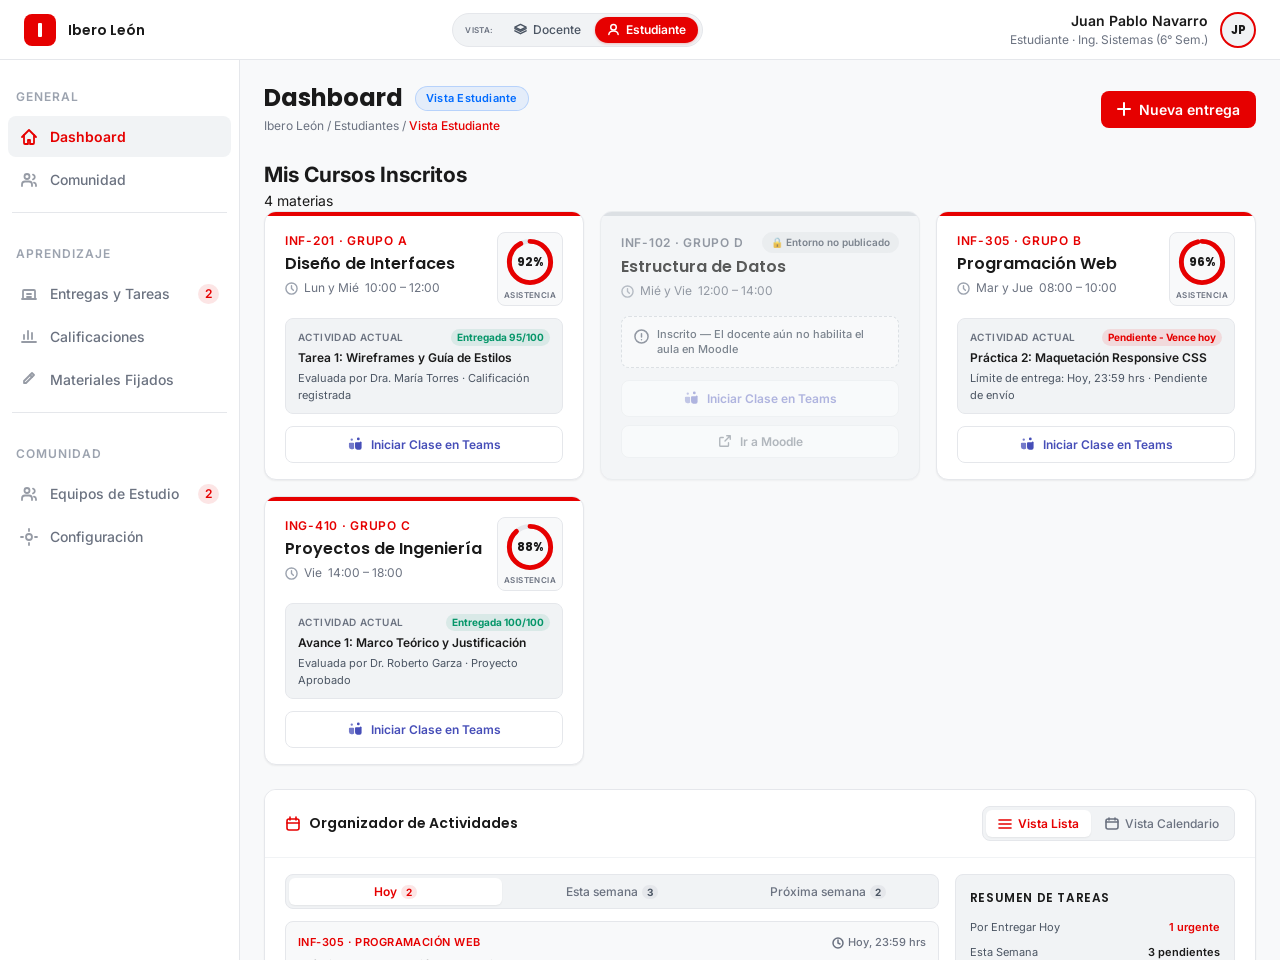
<file: student.html>
<!DOCTYPE html>
<html lang="es">
<head>
  <meta charset="UTF-8" />
  <meta name="viewport" content="width=device-width, initial-scale=1.0" />
  <title>Portal del Estudiante — Ibero León | Moodle</title>

  <!-- Hoja de estilos del Sistema de Diseño Ibero León -->
  <link rel="stylesheet" href="styles.css" />

  <!-- Estilos estructurales complementarios de la vista -->
  <style>
    /* Reset & Base */
    *, *::before, *::after {
      box-sizing: border-box;
      margin: 0;
      padding: 0;
    }

    body {
      font-family: var(--font-family-body);
      font-size: var(--font-size-sm);
      line-height: 1.5;
      color: var(--text-primary);
      background-color: var(--surface-primary);
      min-height: 100vh;
      display: flex;
      flex-direction: column;
    }

    /* Header superior */
    .header {
      background-color: var(--surface-secondary);
      border-bottom: 1px solid var(--border-normal);
      padding: 0 var(--space-6);
      height: 60px;
      display: flex;
      align-items: center;
      justify-content: space-between;
      gap: var(--space-4);
      position: sticky;
      top: 0;
      z-index: 100;
    }

    .header__brand {
      display: flex;
      align-items: center;
      gap: var(--space-3);
      text-decoration: none;
    }

    .header__logo {
      width: 32px;
      height: 32px;
      border-radius: var(--radius-md);
      background-color: var(--brand-red);
      display: flex;
      align-items: center;
      justify-content: center;
      flex-shrink: 0;
    }

    .header__logo svg {
      width: 18px;
      height: 18px;
      fill: var(--white-100);
    }

    .header__title {
      font-family: var(--font-family-title);
      font-size: var(--font-size-sm);
      font-weight: var(--font-weight-semibold);
      color: var(--text-primary);
      line-height: 1.2;
    }

    .header__subtitle {
      font-size: var(--font-size-xs);
      font-weight: var(--font-weight-regular);
      color: var(--text-tertiary);
      display: block;
    }

    /* Perfil del estudiante */
    .header__profile {
      display: flex;
      align-items: center;
      gap: var(--space-3);
      cursor: pointer;
    }

    .header__profile-info {
      text-align: right;
    }

    .header__profile-name {
      font-size: var(--font-size-sm);
      font-weight: var(--font-weight-semibold);
      color: var(--text-primary);
      display: block;
    }

    .header__profile-role {
      font-size: var(--font-size-xs);
      color: var(--text-tertiary);
      display: block;
    }

    .header__avatar {
      width: 36px;
      height: 36px;
      border-radius: var(--radius-full);
      background-color: var(--surface-tertiary);
      border: 2px solid var(--brand-red);
      display: flex;
      align-items: center;
      justify-content: center;
      font-family: var(--font-family-title);
      font-size: var(--font-size-xs);
      font-weight: var(--font-weight-bold);
      color: var(--text-primary);
      flex-shrink: 0;
    }

    /* Layout: Sidebar + Main */
    .app-container, .layout {
      display: flex;
      flex: 1;
    }

    /* Sidebar de navegación */
    .sidebar {
      position: sticky;
      top: 0;
      height: 100vh;
      overflow-y: auto;
      width: 240px;
      flex-shrink: 0;
      background-color: var(--surface-secondary);
      border-right: 1px solid var(--border-normal);
      padding: var(--space-4) 0;
      display: flex;
      flex-direction: column;
      gap: var(--space-1);
    }

    .sidebar__section-label {
      font-size: var(--font-size-xs);
      font-weight: var(--font-weight-semibold);
      color: var(--text-quaternary);
      text-transform: uppercase;
      letter-spacing: 0.08em;
      padding: var(--space-3) var(--space-4) var(--space-1-5);
      margin-top: var(--space-2);
    }

    .sidebar__section-label:first-child {
      margin-top: 0;
    }

    .sidebar__nav {
      list-style: none;
      display: flex;
      flex-direction: column;
      gap: var(--space-0-5);
      padding: 0 var(--space-2);
    }

    .nav-item__link {
      display: flex;
      align-items: center;
      gap: var(--space-3);
      padding: var(--space-2-5) var(--space-3);
      border-radius: var(--radius-md);
      text-decoration: none;
      font-size: var(--font-size-sm);
      font-weight: var(--font-weight-medium);
      color: var(--text-tertiary);
      transition: background-color 150ms ease, color 150ms ease;
    }

    .nav-item__link:hover {
      background-color: var(--surface-tertiary);
      color: var(--text-secondary);
    }

    .nav-item__link.is-active {
      background-color: var(--surface-tertiary);
      color: var(--brand-red);
      font-weight: var(--font-weight-semibold);
    }

    .nav-item__icon {
      width: 18px;
      height: 18px;
      flex-shrink: 0;
      opacity: 0.7;
    }

    .nav-item__link.is-active .nav-item__icon {
      opacity: 1;
    }

    .nav-item__badge {
      margin-left: auto;
      font-size: var(--font-size-xs);
      font-weight: var(--font-weight-semibold);
      background-color: rgba(230, 0, 0, 0.1);
      color: var(--brand-red);
      padding: 1px 7px;
      border-radius: var(--badge-radius);
    }

    .sidebar__divider {
      height: 1px;
      background-color: var(--border-normal);
      margin: var(--space-2) var(--space-3);
    }

    /* Main Content */
    .main, .main-content {
      padding: var(--space-6);
      display: flex;
      flex-direction: column;
      gap: var(--space-6);
      background-color: var(--surface-primary);
      overflow-y: auto;
      flex: 1;
      min-width: 0;
      height: 100vh;
    }

    .main__header {
      display: flex;
      align-items: center;
      justify-content: space-between;
      gap: var(--space-4);
      flex-wrap: wrap;
    }

    .main__title {
      font-family: var(--font-family-title);
      font-size: var(--font-size-2xl);
      font-weight: var(--font-weight-bold);
      color: var(--text-primary);
      line-height: 1.2;
    }

    .main__breadcrumb {
      font-size: var(--font-size-xs);
      color: var(--text-tertiary);
      margin-top: var(--space-1);
    }

    .main__breadcrumb span {
      color: var(--brand-red);
      font-weight: var(--font-weight-medium);
    }

    .btn-primary {
      display: inline-flex;
      align-items: center;
      gap: var(--space-2);
      padding: var(--space-2-5) var(--space-4);
      background-color: var(--brand-red);
      color: var(--white-100);
      font-family: var(--font-family-body);
      font-size: var(--font-size-sm);
      font-weight: var(--font-weight-semibold);
      border: none;
      border-radius: var(--radius-md);
      cursor: pointer;
      text-decoration: none;
      transition: background-color 150ms ease;
    }

    .btn-primary:hover {
      background-color: var(--brand-red-dark);
    }

    /* Botón auxiliar para coordinar grupos */
    .btn-secondary-full {
      width: 100%;
      display: inline-flex;
      align-items: center;
      justify-content: center;
      gap: var(--space-2);
      padding: var(--space-2-5) var(--space-4);
      background-color: var(--surface-primary);
      color: var(--text-secondary);
      border: 1px dashed var(--border-contrast);
      border-radius: var(--radius-md);
      font-family: var(--font-family-body);
      font-size: var(--font-size-xs);
      font-weight: var(--font-weight-semibold);
      cursor: pointer;
      text-decoration: none;
      transition: all 150ms ease;
      margin-top: var(--space-1);
    }

    .btn-secondary-full:hover {
      background-color: var(--surface-tertiary);
      color: var(--text-primary);
      border-color: var(--brand-red);
    }

    /* Responsive */
    @media (max-width: 768px) {
      .app-container, .layout {
        flex-direction: column;
      }
      .sidebar {
        display: none;
      }
      .main, .main-content {
        padding: var(--space-4);
      }
    }

    @media (max-width: 640px) {
      .header__profile-info {
        display: none;
      }
      .progress-hero {
        flex-direction: column;
        text-align: center;
      }
    }
  </style>
</head>

<body>

  <!-- =========================================================================
       HEADER — Encabezado superior con conmutador de rol
       ========================================================================= -->
  <header class="header" role="banner">

    <!-- Marca / institución -->
    <a href="student.html" class="header__brand" aria-label="Ibero León — Portal Estudiante">
      <div class="header__logo" aria-hidden="true">
        <svg viewBox="0 0 18 18" xmlns="http://www.w3.org/2000/svg" aria-hidden="true">
          <rect x="7" y="2" width="4" height="14" rx="1"/>
        </svg>
      </div>
      <div>
        <span class="header__title">Ibero León</span>
      </div>
    </a>

    <!-- Conmutador visual de rol -->
    <div class="role-switcher" role="navigation" aria-label="Cambiar vista de rol">
      <span class="role-switcher__label">Vista:</span>
      <div class="role-switcher__pills">
        <a href="index.html" class="role-pill" title="Cambiar a vista de Docente">
          <svg class="role-pill__icon" viewBox="0 0 14 14" fill="none" stroke="currentColor" stroke-width="1.6" stroke-linecap="round" stroke-linejoin="round" aria-hidden="true">
            <path d="M7 1.5L1 4.5l6 3 6-3-6-3z"/>
            <path d="M1 8.5l6 3 6-3"/>
            <path d="M1 6l6 3 6-3"/>
          </svg>
          Docente
        </a>
        <a href="student.html" class="role-pill is-active" aria-current="page" title="Vista activa: Estudiante">
          <svg class="role-pill__icon" viewBox="0 0 14 14" fill="none" stroke="currentColor" stroke-width="1.6" stroke-linecap="round" stroke-linejoin="round" aria-hidden="true">
            <path d="M7 1.5a3 3 0 1 0 0 6 3 3 0 0 0 0-6z"/>
            <path d="M2 12.5c0-2.5 2.5-4 5-4s5 1.5 5 4"/>
          </svg>
          Estudiante
        </a>
      </div>
    </div>

    <!-- Perfil del estudiante -->
    <div class="header__profile" role="button" tabindex="0" aria-label="Menú de perfil del estudiante">
      <div class="header__profile-info">
        <span class="header__profile-name">Juan Pablo Navarro</span>
        <span class="header__profile-role">Estudiante · Ing. Sistemas (6° Sem.)</span>
      </div>
      <div class="header__avatar" aria-hidden="true">JP</div>
    </div>

  </header>


  <!-- =========================================================================
       LAYOUT — Sidebar + Main
       ========================================================================= -->
  <div class="app-container">

    <!-- =======================================================================
         SIDEBAR — Menú lateral del estudiante
         ======================================================================= -->
    <aside class="sidebar" role="navigation" aria-label="Menú del estudiante">

      <!-- Sección General -->
      <span class="sidebar__section-label">General</span>
      <ul class="sidebar__nav" role="list">
        <li>
          <a href="student.html" class="nav-item__link is-active" aria-current="page">
            <svg class="nav-item__icon" viewBox="0 0 18 18" fill="none" stroke="currentColor" stroke-width="1.8" stroke-linecap="round" stroke-linejoin="round" aria-hidden="true">
              <path d="M2 9L9 2l7 7"/>
              <path d="M4 7v8a1 1 0 001 1h3v-4h2v4h3a1 1 0 001-1V7"/>
            </svg>
            Dashboard
          </a>
        </li>
        <li>
          <a href="#" class="nav-item__link">
            <svg class="nav-item__icon" viewBox="0 0 18 18" fill="none" stroke="currentColor" stroke-width="1.8" stroke-linecap="round" stroke-linejoin="round" aria-hidden="true">
              <path d="M12 15v-1.5a3 3 0 00-3-3H5a3 3 0 00-3 3V15"/>
              <circle cx="7" cy="5.5" r="2.5"/>
              <path d="M16 15v-1a2.5 2.5 0 00-2-2.4M13 3.6a2.5 2.5 0 010 4.8"/>
            </svg>
            Comunidad
          </a>
        </li>
      </ul>

      <div class="sidebar__divider" role="separator"></div>

      <!-- Sección Aprendizaje -->
      <span class="sidebar__section-label">Aprendizaje</span>
      <ul class="sidebar__nav" role="list">
        <li>
          <a href="#" class="nav-item__link">
            <svg class="nav-item__icon" viewBox="0 0 18 18" fill="none" stroke="currentColor" stroke-width="1.8" stroke-linecap="round" stroke-linejoin="round" aria-hidden="true">
              <path d="M3 14V6a1 1 0 011-1h10a1 1 0 011 1v8"/>
              <path d="M2 14h14"/>
              <path d="M7 9h4M7 12h4"/>
            </svg>
            Entregas y Tareas
            <span class="nav-item__badge" aria-label="2 entregas pendientes">2</span>
          </a>
        </li>
        <li>
          <a href="#" class="nav-item__link">
            <svg class="nav-item__icon" viewBox="0 0 18 18" fill="none" stroke="currentColor" stroke-width="1.8" stroke-linecap="round" stroke-linejoin="round" aria-hidden="true">
              <path d="M2 14h14M4 11V7M8 11V3M12 11V5"/>
            </svg>
            Calificaciones
          </a>
        </li>
        <li>
          <a href="#" class="nav-item__link">
            <svg class="nav-item__icon" viewBox="0 0 18 18" fill="none" stroke="currentColor" stroke-width="1.8" stroke-linecap="round" stroke-linejoin="round" aria-hidden="true">
              <path d="M12 2l2 2-8 8H4v-2l8-8z"/>
              <path d="M10 4l2 2"/>
            </svg>
            Materiales Fijados
          </a>
        </li>
      </ul>

      <div class="sidebar__divider" role="separator"></div>

      <!-- Sección Colaboración -->
      <span class="sidebar__section-label">Comunidad</span>
      <ul class="sidebar__nav" role="list">
        <li>
          <a href="#" class="nav-item__link">
            <svg class="nav-item__icon" viewBox="0 0 18 18" fill="none" stroke="currentColor" stroke-width="1.8" stroke-linecap="round" stroke-linejoin="round" aria-hidden="true">
              <path d="M12 15v-1.5a3 3 0 00-3-3H5a3 3 0 00-3 3V15"/>
              <circle cx="7" cy="5.5" r="2.5"/>
              <path d="M16 15v-1a2.5 2.5 0 00-2-2.4M13 3.6a2.5 2.5 0 010 4.8"/>
            </svg>
            Equipos de Estudio
            <span class="nav-item__badge" aria-label="2 equipos activos">2</span>
          </a>
        </li>
        <li>
          <a href="#" class="nav-item__link">
            <svg class="nav-item__icon" viewBox="0 0 18 18" fill="none" stroke="currentColor" stroke-width="1.8" stroke-linecap="round" stroke-linejoin="round" aria-hidden="true">
              <circle cx="9" cy="9" r="3"/>
              <path d="M9 1v2M9 15v2M1 9h2M15 9h2"/>
            </svg>
            Configuración
          </a>
        </li>
      </ul>

    </aside><!-- /sidebar -->


    <!-- =======================================================================
         MAIN — Área principal del estudiante
         ========================================================================= -->
    <main class="main main-content" id="main-content" role="main">

      <!-- Cabecera de la sección -->
      <div class="main__header">
        <div>
          <div class="main__title-wrap">
            <h1 class="main__title">Dashboard</h1>
            <span class="role-badge role-badge--estudiante">Vista Estudiante</span>
          </div>
          <p class="main__breadcrumb">
            Ibero León / Estudiantes / <span>Vista Estudiante</span>
          </p>
        </div>
        <button class="btn-primary" type="button">
          <svg width="14" height="14" viewBox="0 0 14 14" fill="none" stroke="currentColor" stroke-width="2" stroke-linecap="round" aria-hidden="true">
            <path d="M7 1v12M1 7h12"/>
          </svg>
          Nueva entrega
        </button>
      </div>

      <!-- ═══════════════════════════════════════════════════════════════════
           BLOQUE SUPERIOR: MIS CURSOS INSCRITOS (Cuadrícula de 4 materias)
           ═══════════════════════════════════════════════════════════════════ -->
      <section aria-label="Mis Cursos Inscritos">
        <div class="section-header">
          <h2 class="section-title">Mis Cursos Inscritos</h2>
          <span class="section-count" aria-label="4 materias inscritas">4 materias</span>
        </div>

        <div class="student-courses-grid">

          <!-- ── Materia 1: Diseño de Interfaces ── -->
          <article class="student-course-card" aria-label="Diseño de Interfaces">
            <div class="student-course-card__stripe" aria-hidden="true"></div>
            <div class="student-course-card__body">

              <div class="course-card__top">
                <div class="course-card__header-info">
                  <span class="course-card__code">INF-201 · Grupo A</span>
                  <h3 class="course-card__name">Diseño de Interfaces</h3>
                  <p class="course-card__schedule">
                    <svg viewBox="0 0 14 14" stroke-width="1.5" stroke-linecap="round" stroke-linejoin="round" aria-hidden="true">
                      <circle cx="7" cy="7" r="6"/>
                      <path d="M7 4v3l2 2"/>
                    </svg>
                    Lun y Mié &nbsp;10:00 – 12:00
                  </p>
                </div>

                <!-- Medidor en Anillo de Asistencia Individual (92%) -->
                <div class="attendance-ring" aria-label="92% de asistencia individual" title="Tu asistencia acumulada: 92%">
                  <div class="attendance-ring__circle">
                    <svg viewBox="0 0 46 46" class="attendance-ring__svg" aria-hidden="true">
                      <circle class="attendance-ring__track" cx="23" cy="23" r="19" />
                      <circle class="attendance-ring__indicator" cx="23" cy="23" r="19"
                              stroke-dasharray="119.38"
                              stroke-dashoffset="9.55" />
                    </svg>
                    <div class="attendance-ring__center">
                      <span class="attendance-ring__val">92%</span>
                    </div>
                  </div>
                  <span class="attendance-ring__caption">Asistencia</span>
                </div>
              </div>

              <!-- Resumen de actividad actual del estudiante -->
              <div class="student-activity-status" data-modal-trigger="student-activity-modal" data-course-code="INF-201 · Grupo A" data-course-name="Diseño de Interfaces" aria-label="Actividad Actual: Clic para ver detalle de actividades">
                <div class="student-activity-status__header">
                  <span class="student-activity-status__label">Actividad Actual</span>
                  <span class="student-activity-status__badge student-activity-status__badge--delivered">Entregada 95/100</span>
                </div>
                <h4 class="student-activity-status__title">Tarea 1: Wireframes y Guía de Estilos</h4>
                <p class="student-activity-status__desc">Evaluada por Dra. María Torres · Calificación registrada</p>
              </div>

              <!-- Botón Iniciar Clase en Teams -->
              <button class="btn-teams" type="button" aria-label="Iniciar Clase en Teams para Diseño de Interfaces">
                <svg viewBox="0 0 16 16" aria-hidden="true">
                  <path d="M12.5 5.5h-4a1 1 0 0 0-1 1V11a2.5 2.5 0 0 0 2.5 2.5h2.5a2 2 0 0 0 2-2V6.5a1 1 0 0 0-2-1zm-1.5-2a1.5 1.5 0 1 1 0-3 1.5 1.5 0 0 1 0 3z"/>
                  <path d="M5.5 6H2a1 1 0 0 0-1 1v3.5A2.5 2.5 0 0 0 3.5 13H5a2 2 0 0 0 1.5-.7V7a1 1 0 0 0-1-1zm-1.5-2a1.25 1.25 0 1 1 0-2.5 1.25 1.25 0 0 1 0 2.5z" opacity="0.75"/>
                </svg>
                Iniciar Clase en Teams
              </button>

            </div>
          </article>

          <!-- ── Materia 4: Estructura de Datos (No Publicado) ── -->
          <article class="student-course-card student-course-card--unpublished" aria-label="Estructura de Datos, Entorno no publicado">
            <div class="student-course-card__stripe student-course-card__stripe--neutral" aria-hidden="true"></div>
            <div class="student-course-card__body">

              <div class="course-card__top">
                <div class="course-card__header-info">
                  <div class="course-card__code-wrap">
                    <span class="course-card__code course-card__code--neutral">INF-102 · Grupo D</span>
                    <span class="unpublished-badge">🔒 Entorno no publicado</span>
                  </div>
                  <h3 class="course-card__name">Estructura de Datos</h3>
                  <p class="course-card__schedule">
                    <svg viewBox="0 0 14 14" stroke-width="1.5" stroke-linecap="round" stroke-linejoin="round" aria-hidden="true">
                      <circle cx="7" cy="7" r="6"/>
                      <path d="M7 4v3l2 2"/>
                    </svg>
                    Mié y Vie &nbsp;12:00 – 14:00
                  </p>
                </div>
              </div>

              <!-- Mensaje explícito de estado no publicado -->
              <div class="unpublished-notice">
                <svg class="unpublished-notice__icon" viewBox="0 0 16 16" fill="none" stroke="currentColor" stroke-width="1.6" stroke-linecap="round" stroke-linejoin="round" aria-hidden="true">
                  <circle cx="8" cy="8" r="7"/>
                  <path d="M8 5v3.5M8 11.5h.01"/>
                </svg>
                <p class="unpublished-notice__text">
                  Inscrito — El docente aún no habilita el aula en Moodle
                </p>
              </div>

              <!-- Botones desactivados -->
              <div class="course-card__actions">
                <button class="btn-teams" type="button" disabled aria-disabled="true">
                  <svg viewBox="0 0 16 16" aria-hidden="true">
                    <path d="M12.5 5.5h-4a1 1 0 0 0-1 1V11a2.5 2.5 0 0 0 2.5 2.5h2.5a2 2 0 0 0 2-2V6.5a1 1 0 0 0-2-1zm-1.5-2a1.5 1.5 0 1 1 0-3 1.5 1.5 0 0 1 0 3z"/>
                    <path d="M5.5 6H2a1 1 0 0 0-1 1v3.5A2.5 2.5 0 0 0 3.5 13H5a2 2 0 0 0 1.5-.7V7a1 1 0 0 0-1-1zm-1.5-2a1.25 1.25 0 1 1 0-2.5 1.25 1.25 0 0 1 0 2.5z" opacity="0.75"/>
                  </svg>
                  Iniciar Clase en Teams
                </button>

                <button class="btn-moodle" type="button" disabled aria-disabled="true">
                  <svg viewBox="0 0 16 16" fill="none" stroke="currentColor" stroke-width="1.6" stroke-linecap="round" stroke-linejoin="round" aria-hidden="true">
                    <path d="M10 2h4v4M14 2L8 8M6 4H3a1 1 0 0 0-1 1v8a1 1 0 0 0 1 1h8a1 1 0 0 0 1-1v-3"/>
                  </svg>
                  Ir a Moodle
                </button>
              </div>

            </div>
          </article>

          <!-- ── Materia 2: Programación Web ── -->
          <article class="student-course-card" aria-label="Programación Web">
            <div class="student-course-card__stripe" aria-hidden="true"></div>
            <div class="student-course-card__body">
              
              <div class="course-card__top">
                <div class="course-card__header-info">
                  <span class="course-card__code">INF-305 · Grupo B</span>
                  <h3 class="course-card__name">Programación Web</h3>
                  <p class="course-card__schedule">
                    <svg viewBox="0 0 14 14" stroke-width="1.5" stroke-linecap="round" stroke-linejoin="round" aria-hidden="true">
                      <circle cx="7" cy="7" r="6"/>
                      <path d="M7 4v3l2 2"/>
                    </svg>
                    Mar y Jue &nbsp;08:00 – 10:00
                  </p>
                </div>

                <!-- Medidor en Anillo de Asistencia Individual (96%) -->
                <div class="attendance-ring" aria-label="96% de asistencia individual" title="Tu asistencia acumulada: 96%">
                  <div class="attendance-ring__circle">
                    <svg viewBox="0 0 46 46" class="attendance-ring__svg" aria-hidden="true">
                      <circle class="attendance-ring__track" cx="23" cy="23" r="19" />
                      <circle class="attendance-ring__indicator" cx="23" cy="23" r="19"
                              stroke-dasharray="119.38"
                              stroke-dashoffset="4.77" />
                    </svg>
                    <div class="attendance-ring__center">
                      <span class="attendance-ring__val">96%</span>
                    </div>
                  </div>
                  <span class="attendance-ring__caption">Asistencia</span>
                </div>
              </div>

              <!-- Resumen de actividad actual del estudiante -->
              <div class="student-activity-status" data-modal-trigger="student-activity-modal" data-course-code="INF-305 · Grupo B" data-course-name="Programación Web" aria-label="Actividad Actual: Clic para ver detalle de actividades">
                <div class="student-activity-status__header">
                  <span class="student-activity-status__label">Actividad Actual</span>
                  <span class="student-activity-status__badge student-activity-status__badge--pending">Pendiente - Vence hoy</span>
                </div>
                <h4 class="student-activity-status__title">Práctica 2: Maquetación Responsive CSS</h4>
                <p class="student-activity-status__desc">Límite de entrega: Hoy, 23:59 hrs · Pendiente de envío</p>
              </div>

              <!-- Botón Iniciar Clase en Teams -->
              <button class="btn-teams" type="button" aria-label="Iniciar Clase en Teams para Programación Web">
                <svg viewBox="0 0 16 16" aria-hidden="true">
                  <path d="M12.5 5.5h-4a1 1 0 0 0-1 1V11a2.5 2.5 0 0 0 2.5 2.5h2.5a2 2 0 0 0 2-2V6.5a1 1 0 0 0-2-1zm-1.5-2a1.5 1.5 0 1 1 0-3 1.5 1.5 0 0 1 0 3z"/>
                  <path d="M5.5 6H2a1 1 0 0 0-1 1v3.5A2.5 2.5 0 0 0 3.5 13H5a2 2 0 0 0 1.5-.7V7a1 1 0 0 0-1-1zm-1.5-2a1.25 1.25 0 1 1 0-2.5 1.25 1.25 0 0 1 0 2.5z" opacity="0.75"/>
                </svg>
                Iniciar Clase en Teams
              </button>

            </div>
          </article>

          <!-- ── Materia 3: Proyectos de Ingeniería ── -->
          <article class="student-course-card" aria-label="Proyectos de Ingeniería">
            <div class="student-course-card__stripe" aria-hidden="true"></div>
            <div class="student-course-card__body">

              <div class="course-card__top">
                <div class="course-card__header-info">
                  <span class="course-card__code">ING-410 · Grupo C</span>
                  <h3 class="course-card__name">Proyectos de Ingeniería</h3>
                  <p class="course-card__schedule">
                    <svg viewBox="0 0 14 14" stroke-width="1.5" stroke-linecap="round" stroke-linejoin="round" aria-hidden="true">
                      <circle cx="7" cy="7" r="6"/>
                      <path d="M7 4v3l2 2"/>
                    </svg>
                    Vie &nbsp;14:00 – 18:00
                  </p>
                </div>

                <!-- Medidor en Anillo de Asistencia Individual (88%) -->
                <div class="attendance-ring" aria-label="88% de asistencia individual" title="Tu asistencia acumulada: 88%">
                  <div class="attendance-ring__circle">
                    <svg viewBox="0 0 46 46" class="attendance-ring__svg" aria-hidden="true">
                      <circle class="attendance-ring__track" cx="23" cy="23" r="19" />
                      <circle class="attendance-ring__indicator" cx="23" cy="23" r="19"
                              stroke-dasharray="119.38"
                              stroke-dashoffset="14.32" />
                    </svg>
                    <div class="attendance-ring__center">
                      <span class="attendance-ring__val">88%</span>
                    </div>
                  </div>
                  <span class="attendance-ring__caption">Asistencia</span>
                </div>
              </div>

              <!-- Resumen de actividad actual del estudiante -->
              <div class="student-activity-status" data-modal-trigger="student-activity-modal" data-course-code="ING-410 · Grupo C" data-course-name="Proyectos de Ingeniería" aria-label="Actividad Actual: Clic para ver detalle de actividades">
                <div class="student-activity-status__header">
                  <span class="student-activity-status__label">Actividad Actual</span>
                  <span class="student-activity-status__badge student-activity-status__badge--delivered">Entregada 100/100</span>
                </div>
                <h4 class="student-activity-status__title">Avance 1: Marco Teórico y Justificación</h4>
                <p class="student-activity-status__desc">Evaluada por Dr. Roberto Garza · Proyecto Aprobado</p>
              </div>

              <!-- Botón Iniciar Clase en Teams -->
              <button class="btn-teams" type="button" aria-label="Iniciar Clase en Teams para Proyectos de Ingeniería">
                <svg viewBox="0 0 16 16" aria-hidden="true">
                  <path d="M12.5 5.5h-4a1 1 0 0 0-1 1V11a2.5 2.5 0 0 0 2.5 2.5h2.5a2 2 0 0 0 2-2V6.5a1 1 0 0 0-2-1zm-1.5-2a1.5 1.5 0 1 1 0-3 1.5 1.5 0 0 1 0 3z"/>
                  <path d="M5.5 6H2a1 1 0 0 0-1 1v3.5A2.5 2.5 0 0 0 3.5 13H5a2 2 0 0 0 1.5-.7V7a1 1 0 0 0-1-1zm-1.5-2a1.25 1.25 0 1 1 0-2.5 1.25 1.25 0 0 1 0 2.5z" opacity="0.75"/>
                </svg>
                Iniciar Clase en Teams
              </button>

            </div>
          </article>

        </div>
      </section>


      <!-- ═══════════════════════════════════════════════════════════════════
           BLOQUE MEDIO: ORGANIZADOR DE ACTIVIDADES HÍBRIDO (LISTA / CALENDARIO)
           ═══════════════════════════════════════════════════════════════════ -->
      <section aria-label="Organizador de Actividades Híbrido">

        <article class="monitoring-card" style="width: 100%;">

          <div class="monitoring-card__header organizer-header">
            <div class="monitoring-card__title-group">
              <svg class="monitoring-card__icon" viewBox="0 0 16 16" stroke-width="1.6" stroke-linecap="round" stroke-linejoin="round" aria-hidden="true">
                <rect x="2" y="3" width="12" height="11" rx="2"/>
                <path d="M5 1v3M11 1v3M2 7h12"/>
              </svg>
              <h3 class="monitoring-card__title">Organizador de Actividades</h3>
            </div>

            <!-- Conmutador en esquina superior derecha: [Vista Lista] y [Vista Calendario] -->
            <div class="view-switcher" role="tablist" aria-label="Conmutar vista de actividades">
              <button class="view-btn is-active" type="button" role="tab" aria-selected="true" data-view="list" id="view-btn-list" aria-controls="organizer-list-view">
                <svg viewBox="0 0 14 14" stroke-width="1.6" stroke-linecap="round" stroke-linejoin="round" aria-hidden="true">
                  <line x1="1" y1="3" x2="13" y2="3"/>
                  <line x1="1" y1="7" x2="13" y2="7"/>
                  <line x1="1" y1="11" x2="13" y2="11"/>
                </svg>
                Vista Lista
              </button>
              <button class="view-btn" type="button" role="tab" aria-selected="false" data-view="calendar" id="view-btn-calendar" aria-controls="organizer-calendar-view">
                <svg viewBox="0 0 14 14" stroke-width="1.6" stroke-linecap="round" stroke-linejoin="round" aria-hidden="true">
                  <rect x="1" y="2" width="12" height="10" rx="2"/>
                  <path d="M4 1v2M10 1v2M1 5h12"/>
                </svg>
                Vista Calendario
              </button>
            </div>
          </div>

          <div class="monitoring-card__body">

            <!-- ── 1. VISTA LISTA: Split-View (70% Tareas + 30% Panel Lateral) ── -->
            <div class="list-view-container" id="organizer-list-view" role="tabpanel" aria-labelledby="view-btn-list">

              <div class="list-view-split">

                <!-- Columna Principal (70%): Secuencia cronológica -->
                <div class="list-view-main">
                  <!-- Pestañas temporales -->
                  <div class="activity-tabs" role="tablist" aria-label="Filtro temporal de entregas">
                    <button class="activity-tab is-active" type="button" role="tab" aria-selected="true" data-tab="tab-today-st" id="tab-btn-today-st" aria-controls="panel-today-st">
                      Hoy <span class="activity-tab__badge">2</span>
                    </button>
                    <button class="activity-tab" type="button" role="tab" aria-selected="false" data-tab="tab-week-st" id="tab-btn-week-st" aria-controls="panel-week-st">
                      Esta semana <span class="activity-tab__badge">3</span>
                    </button>
                    <button class="activity-tab" type="button" role="tab" aria-selected="false" data-tab="tab-next-st" id="tab-btn-next-st" aria-controls="panel-next-st">
                      Próxima semana <span class="activity-tab__badge">2</span>
                    </button>
                  </div>

                  <!-- Paneles de contenido temporal -->
                  <div class="activity-panels" style="margin-top: var(--space-3);">

                    <!-- Panel: Hoy -->
                    <div class="activity-panel is-active" id="panel-today-st" role="tabpanel" aria-labelledby="tab-btn-today-st">

                      <div class="activity-item">
                        <div class="activity-item__header">
                          <span class="activity-item__course">INF-305 · Programación Web</span>
                          <span class="activity-item__time">
                            <svg viewBox="0 0 12 12" stroke-width="1.5" stroke-linecap="round" stroke-linejoin="round" aria-hidden="true">
                              <circle cx="6" cy="6" r="5"/>
                              <path d="M6 3v3l2 1"/>
                            </svg>
                            Hoy, 23:59 hrs
                          </span>
                        </div>
                        <h4 class="activity-item__title">Práctica 2: Maquetación Responsive CSS</h4>
                        <div class="activity-item__footer">
                          <span class="activity-item__deliveries">Estatus: <strong style="color: var(--brand-red);">Pendiente de envío</strong></span>
                          <a href="#" class="pinned-item__btn" aria-label="Entregar Práctica 2">Subir archivo</a>
                        </div>
                      </div>

                      <div class="activity-item">
                        <div class="activity-item__header">
                          <span class="activity-item__course">INF-201 · Diseño de Interfaces</span>
                          <span class="activity-item__time">
                            <svg viewBox="0 0 12 12" stroke-width="1.5" stroke-linecap="round" stroke-linejoin="round" aria-hidden="true">
                              <circle cx="6" cy="6" r="5"/>
                              <path d="M6 3v3l2 1"/>
                            </svg>
                            Hoy, 18:00 hrs
                          </span>
                        </div>
                        <h4 class="activity-item__title">Foro de Discusión: Usabilidad Web</h4>
                        <div class="activity-item__footer">
                          <span class="activity-item__deliveries">Estatus: <strong style="color: #059669;">Participación completada</strong></span>
                          <a href="#" class="pinned-item__btn" aria-label="Ver foro de usabilidad">Ver foro</a>
                        </div>
                      </div>

                    </div>

                    <!-- Panel: Esta semana -->
                    <div class="activity-panel" id="panel-week-st" role="tabpanel" aria-labelledby="tab-btn-week-st">

                      <div class="activity-item">
                        <div class="activity-item__header">
                          <span class="activity-item__course">ING-410 · Proyectos de Ing.</span>
                          <span class="activity-item__time">
                            <svg viewBox="0 0 12 12" stroke-width="1.5" stroke-linecap="round" stroke-linejoin="round" aria-hidden="true">
                              <circle cx="6" cy="6" r="5"/>
                              <path d="M6 3v3l2 1"/>
                            </svg>
                            Jueves 15 Oct, 18:00 hrs
                          </span>
                        </div>
                        <h4 class="activity-item__title">Avance 2: Diagrama de Arquitectura</h4>
                        <div class="activity-item__footer">
                          <span class="activity-item__deliveries">Estatus: <strong style="color: var(--brand-red);">Pendiente</strong></span>
                          <a href="#" class="pinned-item__btn">Ir a entrega</a>
                        </div>
                      </div>

                      <div class="activity-item">
                        <div class="activity-item__header">
                          <span class="activity-item__course">INF-201 · Diseño de Interfaces</span>
                          <span class="activity-item__time">
                            <svg viewBox="0 0 12 12" stroke-width="1.5" stroke-linecap="round" stroke-linejoin="round" aria-hidden="true">
                              <circle cx="6" cy="6" r="5"/>
                              <path d="M6 3v3l2 1"/>
                            </svg>
                            Viernes 16 Oct, 10:00 hrs
                          </span>
                        </div>
                        <h4 class="activity-item__title">Examen Parcial 2: Prototipado e Interacción</h4>
                        <div class="activity-item__footer">
                          <span class="activity-item__deliveries">Modalidad: <strong>En línea (Moodle)</strong></span>
                          <a href="#" class="pinned-item__btn">Ver detalles</a>
                        </div>
                      </div>

                      <div class="activity-item">
                        <div class="activity-item__header">
                          <span class="activity-item__course">INF-305 · Programación Web</span>
                          <span class="activity-item__time">
                            <svg viewBox="0 0 12 12" stroke-width="1.5" stroke-linecap="round" stroke-linejoin="round" aria-hidden="true">
                              <circle cx="6" cy="6" r="5"/>
                              <path d="M6 3v3l2 1"/>
                            </svg>
                            Sábado 17 Oct, 14:00 hrs
                          </span>
                        </div>
                        <h4 class="activity-item__title">Laboratorio 3: Validaciones JavaScript</h4>
                        <div class="activity-item__footer">
                          <span class="activity-item__deliveries">Estatus: <strong>En desarrollo</strong></span>
                          <a href="#" class="pinned-item__btn">Subir práctica</a>
                        </div>
                      </div>

                    </div>

                    <!-- Panel: Próxima semana -->
                    <div class="activity-panel" id="panel-next-st" role="tabpanel" aria-labelledby="tab-btn-next-st">

                      <div class="activity-item">
                        <div class="activity-item__header">
                          <span class="activity-item__course">ING-410 · Proyectos de Ing.</span>
                          <span class="activity-item__time">
                            <svg viewBox="0 0 12 12" stroke-width="1.5" stroke-linecap="round" stroke-linejoin="round" aria-hidden="true">
                              <circle cx="6" cy="6" r="5"/>
                              <path d="M6 3v3l2 1"/>
                            </svg>
                            Mar 20 Oct, 18:00 hrs
                          </span>
                        </div>
                        <h4 class="activity-item__title">Cronograma y Estimación de Costos</h4>
                        <div class="activity-item__footer">
                          <span class="activity-item__deliveries">Estatus: <strong>Por iniciar</strong></span>
                          <a href="#" class="pinned-item__btn">Ver guía</a>
                        </div>
                      </div>

                      <div class="activity-item">
                        <div class="activity-item__header">
                          <span class="activity-item__course">INF-201 · Diseño de Interfaces</span>
                          <span class="activity-item__time">
                            <svg viewBox="0 0 12 12" stroke-width="1.5" stroke-linecap="round" stroke-linejoin="round" aria-hidden="true">
                              <circle cx="6" cy="6" r="5"/>
                              <path d="M6 3v3l2 1"/>
                            </svg>
                            Jue 22 Oct, 23:59 hrs
                          </span>
                        </div>
                        <h4 class="activity-item__title">Sprint 1: Componentes Accesibles</h4>
                        <div class="activity-item__footer">
                          <span class="activity-item__deliveries">Estatus: <strong>Por iniciar</strong></span>
                          <a href="#" class="pinned-item__btn">Ver detalles</a>
                        </div>
                      </div>

                    </div>

                  </div>
                </div>

                <!-- Columna Lateral (30%): Resumen y Filtros Rápidos -->
                <aside class="list-view-sidebar" aria-label="Resumen y filtros del organizador">
                  <div class="summary-panel">
                    <h4 class="summary-panel__title">Resumen de Tareas</h4>
                    <ul class="summary-panel__list" role="list">
                      <li class="summary-panel__item">
                        <span class="summary-panel__label">Por Entregar Hoy</span>
                        <span class="summary-panel__val summary-panel__val--alert">1 urgente</span>
                      </li>
                      <li class="summary-panel__item">
                        <span class="summary-panel__label">Esta Semana</span>
                        <span class="summary-panel__val">3 pendientes</span>
                      </li>
                      <li class="summary-panel__item">
                        <span class="summary-panel__label">Próxima Semana</span>
                        <span class="summary-panel__val">2 pendientes</span>
                      </li>
                    </ul>

                    <div class="summary-panel__divider" role="separator"></div>

                    <h4 class="summary-panel__title">Filtros Rápidos</h4>
                    <div class="summary-panel__filters">
                      <button type="button" class="summary-chip is-active">Todas las materias</button>
                      <button type="button" class="summary-chip">INF-201</button>
                      <button type="button" class="summary-chip">INF-305</button>
                      <button type="button" class="summary-chip">ING-410</button>
                    </div>
                  </div>
                </aside>

              </div>

            </div>

            <!-- ── 2. VISTA CALENDARIO: Cuadrícula mensual (Octubre 2026) ── -->
            <div class="calendar-view" id="organizer-calendar-view" role="tabpanel" aria-labelledby="view-btn-calendar">

              <!-- Panel de Filtros y Botones de Acción -->
              <div class="calendar-toolbar">

                <!-- Panel de Filtros por Código de Color -->
                <div class="calendar-filters" aria-label="Filtros por tipo de evento">
                  <span class="calendar-filter-label">Filtrar:</span>
                  <button class="calendar-chip calendar-chip--all is-active" type="button" data-filter="all">Todos</button>
                  <button class="calendar-chip calendar-chip--limite" type="button" data-filter="limite">
                    <span class="calendar-chip__dot event-dot--limite"></span> Límite de entrega
                  </button>
                  <button class="calendar-chip calendar-chip--evaluacion" type="button" data-filter="evaluacion">
                    <span class="calendar-chip__dot event-dot--evaluacion"></span> Evaluación
                  </button>
                  <button class="calendar-chip calendar-chip--evento" type="button" data-filter="evento">
                    <span class="calendar-chip__dot event-dot--evento"></span> Eventos
                  </button>
                  <button class="calendar-chip calendar-chip--calificacion" type="button" data-filter="calificacion">
                    <span class="calendar-chip__dot event-dot--calificacion"></span> Calificaciones
                  </button>
                </div>

                <!-- Botones de Acción del Calendario -->
                <div class="calendar-actions">
                  <button class="btn-calendar-action btn-gcal" type="button">
                    <svg viewBox="0 0 14 14" stroke-width="1.6" stroke-linecap="round" stroke-linejoin="round" aria-hidden="true">
                      <rect x="2" y="3" width="10" height="9" rx="1.5"/>
                      <line x1="2" y1="6" x2="12" y2="6"/>
                      <line x1="5" y1="1" x2="5" y2="3"/>
                      <line x1="9" y1="1" x2="9" y2="3"/>
                    </svg>
                    Agregar a Google Calendar
                  </button>
                  <button class="btn-calendar-action btn-academic-cal" type="button">
                    <svg viewBox="0 0 14 14" stroke-width="1.6" stroke-linecap="round" stroke-linejoin="round" aria-hidden="true">
                      <path d="M1 4h12M4 1v3M10 1v3M2 2h10a1 1 0 0 1 1 1v9a1 1 0 0 1-1 1H2a1 1 0 0 1-1-1V3a1 1 0 0 1 1-1z"/>
                    </svg>
                    Ver calendario académico
                  </button>
                </div>

              </div>

              <!-- Mes y año -->
              <div class="calendar-month-bar">
                <h4 class="calendar-month-title">Octubre 2026</h4>
                <span style="font-size: 11px; color: var(--text-tertiary);">Periodo Otoño 2026</span>
              </div>

              <!-- Cuadrícula Mensual de Octubre 2026 (Octubre 1 = Jueves) -->
              <div class="calendar-grid" role="region" aria-label="Calendario mensual de Octubre 2026">
                <!-- Cabecera de días -->
                <div class="calendar-day-header">Dom</div>
                <div class="calendar-day-header">Lun</div>
                <div class="calendar-day-header">Mar</div>
                <div class="calendar-day-header">Mié</div>
                <div class="calendar-day-header">Jue</div>
                <div class="calendar-day-header">Vie</div>
                <div class="calendar-day-header">Sáb</div>

                <!-- Semana 1: Sep 27 - Sep 30 (Días vacíos) + Oct 1 - Oct 3 -->
                <div class="calendar-day calendar-day--empty"></div>
                <div class="calendar-day calendar-day--empty"></div>
                <div class="calendar-day calendar-day--empty"></div>
                <div class="calendar-day calendar-day--empty"></div>
                <div class="calendar-day"><span class="calendar-day__number">1</span></div>
                <div class="calendar-day">
                  <span class="calendar-day__number">2</span>
                  <a href="#" class="calendar-event event-badge--evento" data-category="evento" title="Conferencia de Tecnología">
                    <span class="calendar-event__title">Simposio UX</span>
                    <span class="calendar-event__course">Ibero León</span>
                  </a>
                </div>
                <div class="calendar-day"><span class="calendar-day__number">3</span></div>

                <!-- Semana 2: Oct 4 - Oct 10 -->
                <div class="calendar-day"><span class="calendar-day__number">4</span></div>
                <div class="calendar-day">
                  <span class="calendar-day__number">5</span>
                  <a href="#" class="calendar-event event-badge--calificacion" data-category="calificacion" title="Calificaciones publicadas">
                    <span class="calendar-event__title">Notas Tarea 1</span>
                    <span class="calendar-event__course">INF-201</span>
                  </a>
                </div>
                <div class="calendar-day"><span class="calendar-day__number">6</span></div>
                <div class="calendar-day"><span class="calendar-day__number">7</span></div>
                <div class="calendar-day"><span class="calendar-day__number">8</span></div>
                <div class="calendar-day">
                  <span class="calendar-day__number">9</span>
                  <a href="#" class="calendar-event event-badge--limite" data-category="limite" title="Límite de entrega: Avance 1">
                    <span class="calendar-event__title">Avance 1</span>
                    <span class="calendar-event__course">ING-410</span>
                  </a>
                </div>
                <div class="calendar-day"><span class="calendar-day__number">10</span></div>

                <!-- Semana 3: Oct 11 - Oct 17 -->
                <div class="calendar-day"><span class="calendar-day__number">11</span></div>
                <div class="calendar-day">
                  <span class="calendar-day__number">12</span>
                  <a href="#" class="calendar-event event-badge--limite" data-category="limite" title="Límite de entrega: Práctica 2">
                    <span class="calendar-event__title">Práctica 2 CSS</span>
                    <span class="calendar-event__course">INF-305</span>
                  </a>
                </div>
                <div class="calendar-day calendar-day--today">
                  <span class="calendar-day__number">13</span>
                  <a href="#" class="calendar-event event-badge--limite" data-category="limite" title="Límite de entrega: Foro Usabilidad">
                    <span class="calendar-event__title">Foro Usabilidad</span>
                    <span class="calendar-event__course">INF-201</span>
                  </a>
                </div>
                <div class="calendar-day"><span class="calendar-day__number">14</span></div>
                <div class="calendar-day">
                  <span class="calendar-day__number">15</span>
                  <a href="#" class="calendar-event event-badge--limite" data-category="limite" title="Límite de entrega: Avance 2">
                    <span class="calendar-event__title">Avance 2 Arch</span>
                    <span class="calendar-event__course">ING-410</span>
                  </a>
                </div>
                <div class="calendar-day">
                  <span class="calendar-day__number">16</span>
                  <a href="#" class="calendar-event event-badge--evaluacion" data-category="evaluacion" title="Evaluación Parcial 2">
                    <span class="calendar-event__title">Examen Parcial 2</span>
                    <span class="calendar-event__course">INF-201</span>
                  </a>
                </div>
                <div class="calendar-day"><span class="calendar-day__number">17</span></div>

                <!-- Semana 4: Oct 18 - Oct 24 -->
                <div class="calendar-day"><span class="calendar-day__number">18</span></div>
                <div class="calendar-day"><span class="calendar-day__number">19</span></div>
                <div class="calendar-day">
                  <span class="calendar-day__number">20</span>
                  <a href="#" class="calendar-event event-badge--limite" data-category="limite" title="Límite de entrega: Cronograma">
                    <span class="calendar-event__title">Cronograma</span>
                    <span class="calendar-event__course">ING-410</span>
                  </a>
                </div>
                <div class="calendar-day">
                  <span class="calendar-day__number">21</span>
                  <a href="#" class="calendar-event event-badge--calificacion" data-category="calificacion" title="Publicación de calificaciones Parcial 2">
                    <span class="calendar-event__title">Notas Parcial 2</span>
                    <span class="calendar-event__course">INF-201</span>
                  </a>
                </div>
                <div class="calendar-day">
                  <span class="calendar-day__number">22</span>
                  <a href="#" class="calendar-event event-badge--limite" data-category="limite" title="Límite de entrega: Sprint 1">
                    <span class="calendar-event__title">Sprint 1 Figma</span>
                    <span class="calendar-event__course">INF-201</span>
                  </a>
                </div>
                <div class="calendar-day"><span class="calendar-day__number">23</span></div>
                <div class="calendar-day">
                  <span class="calendar-day__number">24</span>
                  <a href="#" class="calendar-event event-badge--evento" data-category="evento" title="Hackathon Estudiantil Ibero">
                    <span class="calendar-event__title">Hackathon 2026</span>
                    <span class="calendar-event__course">Ibero León</span>
                  </a>
                </div>

                <!-- Semana 5: Oct 25 - Oct 31 -->
                <div class="calendar-day"><span class="calendar-day__number">25</span></div>
                <div class="calendar-day"><span class="calendar-day__number">26</span></div>
                <div class="calendar-day"><span class="calendar-day__number">27</span></div>
                <div class="calendar-day">
                  <span class="calendar-day__number">28</span>
                  <a href="#" class="calendar-event event-badge--evaluacion" data-category="evaluacion" title="Evaluación Práctica Web">
                    <span class="calendar-event__title">Examen Práctico</span>
                    <span class="calendar-event__course">INF-305</span>
                  </a>
                </div>
                <div class="calendar-day"><span class="calendar-day__number">29</span></div>
                <div class="calendar-day">
                  <span class="calendar-day__number">30</span>
                  <a href="#" class="calendar-event event-badge--limite" data-category="limite" title="Entrega Final de Proyecto">
                    <span class="calendar-event__title">Entrega Proyecto</span>
                    <span class="calendar-event__course">ING-410</span>
                  </a>
                </div>
                <div class="calendar-day"><span class="calendar-day__number">31</span></div>

              </div>

            </div>

          </div>

        </article>

      </section>


      <!-- ═══════════════════════════════════════════════════════════════════
           BLOQUE INFERIOR: LOS 4 GADGETS DEL ESTUDIANTE
           ═══════════════════════════════════════════════════════════════════ -->
      <section aria-label="Monitoreo y herramientas del estudiante">

        <div class="section-header">
          <h2 class="section-title">Herramientas y Seguimiento Personal</h2>
          <span class="section-count" aria-label="4 gadgets activos">4 módulos</span>
        </div>

        <div class="student-grid">

          <!-- ── GADGET 1: Indicador de Progreso General ── -->
          <article class="student-card" aria-label="Indicador de progreso general del semestre">
            <div class="student-card__header">
              <div class="student-card__title-group">
                <svg class="student-card__icon" viewBox="0 0 16 16" stroke-width="1.6" stroke-linecap="round" stroke-linejoin="round" aria-hidden="true">
                  <circle cx="8" cy="8" r="6.5"/>
                  <path d="M8 4.5v3.5l2.5 1.5"/>
                </svg>
                <h3 class="student-card__title">Indicador de Progreso General</h3>
              </div>
              <span class="student-card__tag">Otoño 2026</span>
            </div>

            <div class="student-card__body">

              <!-- Hero con medidor en anillo de avance acumulado -->
              <div class="progress-hero">
                <div class="progress-hero__ring-wrap" aria-label="68% de avance semestral">
                  <svg viewBox="0 0 80 80" class="progress-hero__svg" aria-hidden="true">
                    <circle class="progress-hero__track" cx="40" cy="40" r="34" />
                    <circle class="progress-hero__indicator" cx="40" cy="40" r="34"
                            stroke-dasharray="213.63"
                            stroke-dashoffset="68.36" />
                  </svg>
                  <div class="progress-hero__center">
                    <span class="progress-hero__pct">68%</span>
                  </div>
                </div>

                <div class="progress-hero__info">
                  <h4 class="progress-hero__heading">Semana 11 de 16</h4>
                  <p class="progress-hero__desc">
                    Avance acumulado del semestre en curso. Mantienes estatus regular con ritmo óptimo de entregas y asistencia.
                  </p>
                </div>
              </div>

              <!-- Sub-métricas académicas del alumno -->
              <div class="progress-stats-grid">

                <div class="progress-stat-card">
                  <span class="progress-stat-card__label">Asistencia Global</span>
                  <span class="progress-stat-card__val">94%</span>
                  <span class="progress-stat-card__sub" style="color: #059669;">Cumple requisito (&gt;80%)</span>
                </div>

                <div class="progress-stat-card">
                  <span class="progress-stat-card__label">Promedio Ponderado</span>
                  <span class="progress-stat-card__val">9.3 <span style="font-size: 11px; font-weight: normal; color: var(--text-tertiary);">/ 10</span></span>
                  <span class="progress-stat-card__sub">Nivel Sobresaliente</span>
                </div>

                <div class="progress-stat-card">
                  <span class="progress-stat-card__label">Tareas Entregadas</span>
                  <span class="progress-stat-card__val">28 <span style="font-size: 11px; font-weight: normal; color: var(--text-tertiary);">/ 34</span></span>
                  <span class="progress-stat-card__sub">82% de cumplimiento</span>
                </div>

                <div class="progress-stat-card">
                  <span class="progress-stat-card__label">Créditos Aprobados</span>
                  <span class="progress-stat-card__val">36 <span style="font-size: 11px; font-weight: normal; color: var(--text-tertiary);">/ 42</span></span>
                  <span class="progress-stat-card__sub">3 materias activas</span>
                </div>

              </div>

            </div>
          </article>


          <!-- ── GADGET 2: Materiales Fijados ── -->
          <article class="student-card" aria-label="Materiales y rúbricas fijadas">
            <div class="student-card__header">
              <div class="student-card__title-group">
                <svg class="student-card__icon" viewBox="0 0 16 16" stroke-width="1.6" stroke-linecap="round" stroke-linejoin="round" aria-hidden="true">
                  <path d="M9.5 2.5l4 4L11 9l-1-1-3.5 3.5.5 2-2-.5L2 15l2-2.5-.5-2 3.5-3.5-1-1 3.5-2.5z"/>
                </svg>
                <h3 class="student-card__title">Materiales Fijados</h3>
              </div>
              <span class="student-card__tag">4 recursos clave</span>
            </div>

            <div class="student-card__body">
              <ul class="pinned-list" role="list">

                <!-- Material 1 -->
                <li class="pinned-item">
                  <div class="pinned-item__main">
                    <div class="pinned-item__icon-badge" aria-hidden="true">
                      <svg viewBox="0 0 16 16" stroke-width="1.6" stroke-linecap="round" stroke-linejoin="round">
                        <path d="M9 1.5H3a1 1 0 0 0-1 1v11a1 1 0 0 0 1 1h10a1 1 0 0 0 1-1V6.5L9 1.5z"/>
                        <path d="M9 1.5v5h5"/>
                      </svg>
                    </div>
                    <div class="pinned-item__info">
                      <h4 class="pinned-item__title">Rúbrica Oficial - Proyecto Final</h4>
                      <span class="pinned-item__meta">INF-201 · Diseño de Interfaces • PDF · 1.4 MB</span>
                    </div>
                  </div>
                  <a href="#" class="pinned-item__btn" aria-label="Ver rúbrica de Proyecto Final">
                    <svg viewBox="0 0 14 14" stroke-width="1.6" stroke-linecap="round" stroke-linejoin="round" aria-hidden="true">
                      <path d="M1 7s2.5-4.5 6-4.5 6 4.5 6 4.5-2.5 4.5-6 4.5-6-4.5-6-4.5z"/>
                      <circle cx="7" cy="7" r="2"/>
                    </svg>
                    Ver
                  </a>
                </li>

                <!-- Material 2 -->
                <li class="pinned-item">
                  <div class="pinned-item__main">
                    <div class="pinned-item__icon-badge" aria-hidden="true">
                      <svg viewBox="0 0 16 16" stroke-width="1.6" stroke-linecap="round" stroke-linejoin="round">
                        <path d="M3 2h10a1 1 0 0 1 1 1v10a1 1 0 0 1-1 1H3a1 1 0 0 1-1-1V3a1 1 0 0 1 1-1z"/>
                        <path d="M5 5h6M5 8h6M5 11h4"/>
                      </svg>
                    </div>
                    <div class="pinned-item__info">
                      <h4 class="pinned-item__title">Plantilla Reporte Técnico IEEE</h4>
                      <span class="pinned-item__meta">ING-410 · Proyectos de Ing. • LaTeX/DOCX · 3.2 MB</span>
                    </div>
                  </div>
                  <a href="#" class="pinned-item__btn" aria-label="Descargar plantilla IEEE">
                    <svg viewBox="0 0 14 14" stroke-width="1.6" stroke-linecap="round" stroke-linejoin="round" aria-hidden="true">
                      <path d="M7 1v8M3.5 5.5L7 9l3.5-3.5M1 12h12"/>
                    </svg>
                    Descargar
                  </a>
                </li>

                <!-- Material 3 -->
                <li class="pinned-item">
                  <div class="pinned-item__main">
                    <div class="pinned-item__icon-badge" aria-hidden="true">
                      <svg viewBox="0 0 16 16" stroke-width="1.6" stroke-linecap="round" stroke-linejoin="round">
                        <path d="M6.5 9.5a3 3 0 0 0 4.2 0l2.3-2.3a3 3 0 0 0-4.2-4.2l-1.2 1.2"/>
                        <path d="M9.5 6.5a3 3 0 0 0-4.2 0L3 8.8a3 3 0 0 0 4.2 4.2l1.2-1.2"/>
                      </svg>
                    </div>
                    <div class="pinned-item__info">
                      <h4 class="pinned-item__title">Starter Kit React & Vite (GitHub)</h4>
                      <span class="pinned-item__meta">INF-305 · Programación Web • Repositorio rama main</span>
                    </div>
                  </div>
                  <a href="#" class="pinned-item__btn" aria-label="Abrir enlace del repositorio de React">
                    <svg viewBox="0 0 14 14" stroke-width="1.6" stroke-linecap="round" stroke-linejoin="round" aria-hidden="true">
                      <path d="M6 2H2a1 1 0 0 0-1 1v9a1 1 0 0 0 1 1h9a1 1 0 0 0 1-1V8"/>
                      <path d="M8 1h5v5M5.5 8.5L13 1"/>
                    </svg>
                    Enlace
                  </a>
                </li>

                <!-- Material 4 -->
                <li class="pinned-item">
                  <div class="pinned-item__main">
                    <div class="pinned-item__icon-badge" aria-hidden="true">
                      <svg viewBox="0 0 16 16" stroke-width="1.6" stroke-linecap="round" stroke-linejoin="round">
                        <path d="M2 3h12a1 1 0 0 1 1 1v8a1 1 0 0 1-1 1H2a1 1 0 0 1-1-1V4a1 1 0 0 1 1-1z"/>
                        <path d="M5 1v2M11 1v2M2 6h12"/>
                      </svg>
                    </div>
                    <div class="pinned-item__info">
                      <h4 class="pinned-item__title">Reglamento de Acreditación 2026</h4>
                      <span class="pinned-item__meta">Servicios Escolares · Ibero León • PDF · 850 KB</span>
                    </div>
                  </div>
                  <a href="#" class="pinned-item__btn" aria-label="Descargar reglamento escolar">
                    <svg viewBox="0 0 14 14" stroke-width="1.6" stroke-linecap="round" stroke-linejoin="round" aria-hidden="true">
                      <path d="M7 1v8M3.5 5.5L7 9l3.5-3.5M1 12h12"/>
                    </svg>
                    Ver PDF
                  </a>
                </li>

              </ul>
            </div>
          </article>


          <!-- ── GADGET 3: Bandeja de Comentarios / Retroalimentación ── -->
          <article class="student-card" aria-label="Bandeja de retroalimentación docente">
            <div class="student-card__header">
              <div class="student-card__title-group">
                <svg class="student-card__icon" viewBox="0 0 16 16" stroke-width="1.6" stroke-linecap="round" stroke-linejoin="round" aria-hidden="true">
                  <path d="M14 10.5a2 2 0 0 1-2 2H4l-3 3V3a2 2 0 0 1 2-2h9a2 2 0 0 1 2 2v7.5z"/>
                  <path d="M4.5 5.5h7M4.5 8h4.5"/>
                </svg>
                <h3 class="student-card__title">Bandeja de Comentarios</h3>
              </div>
              <span class="student-card__badge" aria-label="3 nuevas observaciones">3 nuevas</span>
            </div>

            <div class="student-card__body">
              <ul class="feedback-list" role="list">

                <!-- Observación 1 -->
                <li class="feedback-item">
                  <div class="feedback-item__top">
                    <span class="feedback-item__course">INF-201 · Diseño de Interfaces</span>
                    <span class="feedback-item__date">Hace 2 horas</span>
                  </div>
                  <h4 class="feedback-item__activity">Tarea 1: Wireframes y Guía de Estilos</h4>
                  <div class="feedback-item__comment-box">
                    “Excelente propuesta de arquitectura de información. La jerarquía tipográfica es clara y los contrastes cumplen con el estándar WCAG AA. Solo cuida el espaciado en la vista móvil del menú.”
                  </div>
                  <div class="feedback-item__footer">
                    <div class="feedback-item__teacher">
                      <div class="feedback-item__teacher-avatar" aria-hidden="true">MT</div>
                      <span>Dra. María Torres</span>
                    </div>
                    <span class="feedback-item__grade">Nota: 9.5 / 10</span>
                  </div>
                </li>

                <!-- Observación 2 -->
                <li class="feedback-item">
                  <div class="feedback-item__top">
                    <span class="feedback-item__course">INF-305 · Programación Web</span>
                    <span class="feedback-item__date">Ayer</span>
                  </div>
                  <h4 class="feedback-item__activity">Práctica 2: Maquetación Responsive CSS</h4>
                  <div class="feedback-item__comment-box">
                    “Buen uso de CSS Grid y Flexbox. Revisa la propiedad media query en 768px ya que se desborda ligeramente el contenedor de las tarjetas.”
                  </div>
                  <div class="feedback-item__footer">
                    <div class="feedback-item__teacher">
                      <div class="feedback-item__teacher-avatar" aria-hidden="true">CE</div>
                      <span>Mtro. Carlos Estrada</span>
                    </div>
                    <span class="feedback-item__grade">Nota: 8.8 / 10</span>
                  </div>
                </li>

                <!-- Observación 3 -->
                <li class="feedback-item">
                  <div class="feedback-item__top">
                    <span class="feedback-item__course">ING-410 · Proyectos de Ingeniería</span>
                    <span class="feedback-item__date">Hace 3 días</span>
                  </div>
                  <h4 class="feedback-item__activity">Avance 1: Marco Teórico y Justificación</h4>
                  <div class="feedback-item__comment-box">
                    “El planteamiento del problema está sólidamente justificado con fuentes de IEEE y ACM de los últimos 3 años. Aprobado para continuar con el cronograma de Gantt.”
                  </div>
                  <div class="feedback-item__footer">
                    <div class="feedback-item__teacher">
                      <div class="feedback-item__teacher-avatar" aria-hidden="true">RG</div>
                      <span>Dr. Roberto Garza</span>
                    </div>
                    <span class="feedback-item__grade">Nota: 10 / 10</span>
                  </div>
                </li>

              </ul>
            </div>
          </article>


          <!-- ── GADGET 4: Caja de Trabajo Colaborativo ── -->
          <article class="student-card" aria-label="Caja de trabajo colaborativo y grupos de estudio">
            <div class="student-card__header">
              <div class="student-card__title-group">
                <svg class="student-card__icon" viewBox="0 0 16 16" stroke-width="1.6" stroke-linecap="round" stroke-linejoin="round" aria-hidden="true">
                  <path d="M11.5 14v-1.5a2.5 2.5 0 0 0-2.5-2.5H5a2.5 2.5 0 0 0-2.5 2.5V14"/>
                  <circle cx="7" cy="5" r="2.5"/>
                  <path d="M15 14v-1a2 2 0 0 0-1.6-2M12 2.8a2 2 0 0 1 0 3.8"/>
                </svg>
                <h3 class="student-card__title">Trabajo Colaborativo</h3>
              </div>
              <span class="student-card__tag">2 equipos activos</span>
            </div>

            <div class="student-card__body">
              <div class="collab-list">

                <!-- Equipo 1 -->
                <div class="collab-card">
                  <div class="collab-card__header">
                    <div>
                      <span class="collab-card__course">INF-201 · Diseño de Interfaces</span>
                      <h4 class="collab-card__name">Squad UX — Proyecto Moodle</h4>
                    </div>
                    <div class="collab-avatar-stack" title="4 integrantes del equipo">
                      <div class="collab-avatar" title="Juan Pablo Navarro">JP</div>
                      <div class="collab-avatar" title="Alejandro Morales">AM</div>
                      <div class="collab-avatar" title="Sofía Valenzuela">SV</div>
                      <div class="collab-avatar" title="Luis Ramos">+1</div>
                    </div>
                  </div>

                  <div class="collab-card__meta">
                    <svg viewBox="0 0 12 12" stroke-width="1.5" stroke-linecap="round" stroke-linejoin="round" aria-hidden="true">
                      <circle cx="6" cy="6" r="5"/>
                      <path d="M6 3v3l2 1"/>
                    </svg>
                    <span>Próxima reunión: <strong>Hoy, 18:30 hrs</strong> (Revisión de prototipo)</span>
                  </div>

                  <div class="collab-card__actions">
                    <a href="#" class="btn-collab-teams" role="button" aria-label="Unirse a la sala de Teams de Squad UX">
                      <svg viewBox="0 0 16 16" aria-hidden="true">
                        <path d="M12.5 5.5h-4a1 1 0 0 0-1 1V11a2.5 2.5 0 0 0 2.5 2.5h2.5a2 2 0 0 0 2-2V6.5a1 1 0 0 0-2-1zm-1.5-2a1.5 1.5 0 1 1 0-3 1.5 1.5 0 0 1 0 3z"/>
                        <path d="M5.5 6H2a1 1 0 0 0-1 1v3.5A2.5 2.5 0 0 0 3.5 13H5a2 2 0 0 0 1.5-.7V7a1 1 0 0 0-1-1zm-1.5-2a1.25 1.25 0 1 1 0-2.5 1.25 1.25 0 0 1 0 2.5z" opacity="0.75"/>
                      </svg>
                      Sala Teams
                    </a>
                    <a href="#" class="btn-collab-link" target="_blank" rel="noopener noreferrer" aria-label="Abrir tablero Miro compartido">
                      <svg viewBox="0 0 14 14" stroke-width="1.6" stroke-linecap="round" stroke-linejoin="round" aria-hidden="true">
                        <rect x="2" y="2" width="10" height="10" rx="2"/>
                        <path d="M5 2v10M9 2v10M2 6h10"/>
                      </svg>
                      Tablero Miro
                    </a>
                  </div>
                </div>

                <!-- Equipo 2 -->
                <div class="collab-card">
                  <div class="collab-card__header">
                    <div>
                      <span class="collab-card__course">INF-305 · Programación Web</span>
                      <h4 class="collab-card__name">DevTeam Alpha — App Web Asistencia</h4>
                    </div>
                    <div class="collab-avatar-stack" title="3 integrantes del equipo">
                      <div class="collab-avatar" title="Juan Pablo Navarro">JP</div>
                      <div class="collab-avatar" title="Carlos Ortiz">CO</div>
                      <div class="collab-avatar" title="Mariana Estrada">ME</div>
                    </div>
                  </div>

                  <div class="collab-card__meta">
                    <svg viewBox="0 0 12 12" stroke-width="1.5" stroke-linecap="round" stroke-linejoin="round" aria-hidden="true">
                      <circle cx="6" cy="6" r="5"/>
                      <path d="M6 3v3l2 1"/>
                    </svg>
                    <span>Sprint activo: <strong>Entrega de Código</strong> (Mañana, 15:00 hrs)</span>
                  </div>

                  <div class="collab-card__actions">
                    <a href="#" class="btn-collab-teams" role="button" aria-label="Abrir chat en Teams de DevTeam Alpha">
                      <svg viewBox="0 0 16 16" aria-hidden="true">
                        <path d="M12.5 5.5h-4a1 1 0 0 0-1 1V11a2.5 2.5 0 0 0 2.5 2.5h2.5a2 2 0 0 0 2-2V6.5a1 1 0 0 0-2-1zm-1.5-2a1.5 1.5 0 1 1 0-3 1.5 1.5 0 0 1 0 3z"/>
                        <path d="M5.5 6H2a1 1 0 0 0-1 1v3.5A2.5 2.5 0 0 0 3.5 13H5a2 2 0 0 0 1.5-.7V7a1 1 0 0 0-1-1zm-1.5-2a1.25 1.25 0 1 1 0-2.5 1.25 1.25 0 0 1 0 2.5z" opacity="0.75"/>
                      </svg>
                      Canal Teams
                    </a>
                    <a href="#" class="btn-collab-link" target="_blank" rel="noopener noreferrer" aria-label="Abrir repositorio GitHub compartido">
                      <svg viewBox="0 0 14 14" stroke-width="1.6" stroke-linecap="round" stroke-linejoin="round" aria-hidden="true">
                        <path d="M6 2H2a1 1 0 0 0-1 1v9a1 1 0 0 0 1 1h9a1 1 0 0 0 1-1V8"/>
                        <path d="M8 1h5v5M5.5 8.5L13 1"/>
                      </svg>
                      Repo GitHub
                    </a>
                  </div>
                </div>

              </div>

              <button class="btn-secondary-full" type="button">
                <svg width="13" height="13" viewBox="0 0 14 14" fill="none" stroke="currentColor" stroke-width="1.8" stroke-linecap="round" aria-hidden="true">
                  <path d="M7 1v12M1 7h12"/>
                </svg>
                Coordinar nuevo grupo de estudio
              </button>

            </div>
          </article>

        </div>

      </section>

    </main><!-- /main -->

  </div><!-- /app-container -->

  <!-- =========================================================================
       MODAL: DETALLE DE ACTIVIDADES PARA ESTUDIANTE (Fase 12)
       ========================================================================= -->
  <div class="modal-overlay" id="student-activity-modal" role="dialog" aria-modal="true" aria-labelledby="student-activity-modal-title">
    <div class="modal-container">
      <div class="modal-header">
        <div class="modal-header__left">
          <h3 class="modal-title" id="student-activity-modal-title">Actividades de la Materia</h3>
          <span class="role-badge role-badge--estudiante" id="student-activity-modal-course">INF-201 · Diseño de Interfaces</span>
        </div>
        <button class="modal-close" type="button" aria-label="Cerrar modal" data-modal-close>
          <svg viewBox="0 0 14 14" aria-hidden="true">
            <path d="M1 1l12 12M13 1L1 13"/>
          </svg>
        </button>
      </div>

      <div class="modal-body">
        <!-- Filtros por estado -->
        <div class="eval-filters-bar" role="tablist" aria-label="Filtrar tareas por estado">
          <button class="eval-pill is-active" type="button" data-student-task-filter="all">
            Todas <span class="eval-pill__count" id="st-count-all">4</span>
          </button>
          <button class="eval-pill" type="button" data-student-task-filter="pending">
            Pendientes <span class="eval-pill__count" id="st-count-pending">1</span>
          </button>
          <button class="eval-pill" type="button" data-student-task-filter="submitted">
            Entregadas <span class="eval-pill__count" id="st-count-submitted">1</span>
          </button>
          <button class="eval-pill" type="button" data-student-task-filter="graded">
            Calificadas <span class="eval-pill__count" id="st-count-graded">1</span>
          </button>
          <button class="eval-pill" type="button" data-student-task-filter="unsubmitted">
            Sin entregar <span class="eval-pill__count" id="st-count-unsubmitted">1</span>
          </button>
        </div>

        <!-- Lista de tareas -->
        <div class="student-task-list" id="student-task-list">
          <!-- Populated dynamically via app.js -->
        </div>
      </div>
    </div>
  </div>

  <!-- Lógica e interactividad global -->
  <script src="app.js"></script>
</body>
</html>
</file>
<file: styles.css>
/* =============================================================================
   styles.css — Sistema de Diseño Ibero León
   Fuente: brandfetch.com / cssstats.com + AGENTS.md
   Tipografía: Inter (interfaz/cuerpo) · Poppins (títulos)
   ============================================================================= */

/* --------------------------------------------------------------------------
   Google Fonts — Inter + Poppins
   -------------------------------------------------------------------------- */
@import url('https://fonts.googleapis.com/css2?family=Inter:wght@300;400;500;600;700&family=Poppins:wght@400;600;700&display=swap');


/* =============================================================================
   :root — Variables CSS Globales
   ============================================================================= */
:root {

  /* ──────────────────────────────────────────────────────────────────────────
     1. FUENTES
     ────────────────────────────────────────────────────────────────────────── */

  /* Familias */
  --font-inter:    "Inter", "Inter Fallback", system-ui, -apple-system, sans-serif;
  --font-poppins:  "Poppins", "Poppins Fallback", sans-serif;
  --font-mono:     ui-monospace, SFMono-Regular, Consolas, "Liberation Mono", Menlo, monospace;

  /* Roles */
  --font-family-body:  var(--font-inter);   /* Texto de interfaz y cuerpo */
  --font-family-title: var(--font-poppins); /* Títulos principales        */

  /* Tamaños (type scale extraída del PDF) */
  --font-size-3xs: 8px;
  --font-size-2xs: 10px;
  --font-size-xs:  12px;
  --font-size-sm:  14px;
  --font-size-md:  16px;
  --font-size-lg:  18px;
  --font-size-xl:  20px;
  --font-size-2xl: 24px;
  --font-size-3xl: 32px;
  --font-size-4xl: 44px;
  --font-size-5xl: 56px;
  --font-size-6xl: 72px;

  /* Pesos */
  --font-weight-light:    300;
  --font-weight-regular:  400;
  --font-weight-medium:   500;
  --font-weight-semibold: 600;
  --font-weight-bold:     700;


  /* ──────────────────────────────────────────────────────────────────────────
     2. SUPERFICIES Y FONDOS NEUTROS  (modo claro / light theme institucional)
     ────────────────────────────────────────────────────────────────────────── */

  /* Fondo de cuerpo y variable de compatibilidad */
  --bg-body:            #F8F9FA;   /* Fondo raíz del body                  */

  /* Superficies (del más claro al más profundo) */
  --surface-primary:    #F8F9FA;   /* Fondo raíz / body                    */
  --surface-secondary:  #FFFFFF;   /* Paneles, sidebar, header             */
  --surface-tertiary:   #F1F3F5;   /* Tarjetas, contenedores de segundo nivel */
  --surface-quaternary: #E5E7EB;   /* Elementos flotantes / tooltips       */
  --surface-quinary:    #D1D5DB;   /* Capas adicionales / hover            */
  --surface-dark:       #1A1A1A;   /* Alias oscuro (texto sobre claro)     */
  --surface-light:      #FFFFFF;   /* Alias superficies claras             */
  --surface-translucent: rgba(0, 0, 0, 0.04); /* Superposición translúcida */

  /* Escala de blancos/grises claros */
  --white-100: #ffffff;   /* Blanco puro                          */
  --white-200: #fbfbfb;   /* Off-white                            */
  --white-300: #F8F9FA;   /* Gris raíz                            */
  --white-400: #F1F3F5;   /* Gris claro                           */
  --white-500: #E5E7EB;   /* Gris medio-bajo                      */
  --white-600: #D1D5DB;   /* Gris medio                           */
  --white-700: #9CA3AF;   /* Gris medio-alto                      */

  /* Escala oscura (conservada para referencias internas y dark mode futuro) */
  --black-100: #0d0e0f;
  --black-200: #131313;
  --black-250: #1a1a1a;
  --black-300: #202020;
  --black-400: #252525;
  --black-500: #444444;
  --black-600: #666666;
  --black-700: #888888;


  /* ──────────────────────────────────────────────────────────────────────────
     3. TEXTO NEUTRO  (contraste sobre fondos claros)
     ────────────────────────────────────────────────────────────────────────── */

  --text-primary:    #1A1A1A;   /* Texto principal — máximo contraste   */
  --text-secondary:  #4B5563;   /* Texto secundario — legible y suave   */
  --text-tertiary:   #6B7280;   /* Texto terciario — apoyo              */
  --text-quaternary: #9CA3AF;   /* Texto cuaternario — metadatos        */
  --text-quinary:    #D1D5DB;   /* Texto quinario — placeholders        */
  --text-light:      #4B5563;   /* Alias texto sobre fondos claros      */
  --text-contrast:   #FFFFFF;   /* Texto sobre fondos oscuros / botones */


  /* ──────────────────────────────────────────────────────────────────────────
     4. BORDES
     ────────────────────────────────────────────────────────────────────────── */

  --border-subtle:      #F1F3F5;   /* Bordes muy sutiles — separadores     */
  --border-normal:      #E5E7EB;   /* Bordes estándar — tarjetas, inputs   */
  --border-contrast:    #D1D5DB;   /* Bordes de contraste — hover          */
  --border-color:       #E5E7EB;   /* Alias semántico principal de borde   */
  --border-active:      #1f80ff;   /* Bordes activos/focus — sin cambio    */
  --border-translucent: rgba(0, 0, 0, 0.08); /* Borde translúcido claro   */
  --divider:            #E5E7EB;   /* Separadores horizontales/verticales  */


  /* ──────────────────────────────────────────────────────────────────────────
     5. ÍCONOS
     ────────────────────────────────────────────────────────────────────────── */

  --icon-contrast: #ffffff;
  --icon-subtle:   #f1f1f3;


  /* ──────────────────────────────────────────────────────────────────────────
     6. COLORES DE MARCA — IBERO LEÓN  (solo para CTA, badges, alertas, activos)
     ────────────────────────────────────────────────────────────────────────── */

  /* Paleta principal */
  --brand-red:         #E60000;   /* Rojo Principal  */
  --brand-red-dark:    #B30000;   /* Rojo Brillante  */
  --brand-cherokee:    #FBD99D;   /* Cherokee / Ámbar */

  /* Alias semánticos de marca */
  --color-primary:         var(--brand-red);
  --color-primary-hover:   var(--brand-red-dark);
  --color-accent:          var(--brand-cherokee);


  /* ──────────────────────────────────────────────────────────────────────────
     7. COLORES DE ESTADO (sistema)
     ────────────────────────────────────────────────────────────────────────── */

  /* Azul / Info */
  --blue-100: #006bff;
  --blue-200: #1f80ff;
  --blue-300: #4797ff;
  --blue-400: #add1ff;
  --blue-500: #d1e5ff;
  --blue-600: #e8f2ff;

  /* Éxito */
  --text-success:    #4ddb86;
  --surface-success: #4ddb861f;

  /* Peligro */
  --text-danger:    #ff598b;
  --surface-danger: #ff598b1f;

  /* Advertencia */
  --text-warning:    #ff9e58;
  --surface-warning: #ff9e581f;

  /* Púrpura */
  --text-purple:    #9747ff;
  --surface-purple: #9747ff32;


  /* ──────────────────────────────────────────────────────────────────────────
     8. TOKENS DE ESPACIO  (--space-N = N × 4px base)
     ────────────────────────────────────────────────────────────────────────── */

  --space-0:     0px;
  --space-0-25:  1px;
  --space-0-5:   2px;
  --space-0-75:  3px;
  --space-1:     4px;
  --space-1-25:  5px;
  --space-1-5:   6px;
  --space-1-75:  7px;
  --space-2:     8px;
  --space-2-5:   10px;
  --space-3:     12px;
  --space-3-5:   14px;
  --space-4:     16px;
  --space-4-5:   18px;
  --space-5:     20px;
  --space-6:     24px;
  --space-7:     28px;
  --space-8:     32px;
  --space-9:     36px;
  --space-10:    40px;
  --space-12:    48px;
  --space-14:    56px;
  --space-15:    60px;
  --space-16:    64px;
  --space-18:    72px;
  --space-20:    80px;
  --space-24:    96px;
  --space-25:    100px;
  --space-28:    112px;
  --space-30:    120px;
  --space-32:    128px;
  --space-40:    160px;
  --space-48:    192px;
  --space-50:    200px;
  --space-64:    256px;
  --space-88:    352px;
  --space-100:   400px;


  /* ──────────────────────────────────────────────────────────────────────────
     9. RADIOS DE BORDE
     ────────────────────────────────────────────────────────────────────────── */

  --radius-none: 0;
  --radius-sm:   4px;    /* Badges pequeños     ×32  */
  --radius-md:   8px;    /* Botones, inputs     ×128 */
  --radius-lg:   12px;   /* Tarjetas estándar   ×76  */
  --radius-xl:   16px;   /* Modales, paneles    ×37  */
  --radius-full: 99999px;/* Píldoras / avatares ×89  */

  /* Alias contextuales */
  --badge-radius: var(--radius-full);
  --card-radius:  var(--radius-lg);


  /* ──────────────────────────────────────────────────────────────────────────
     10. SOMBRAS
     ────────────────────────────────────────────────────────────────────────── */

  /* Modo claro — sombras negras translúcidas (correctas sobre fondos blancos) */
  --shadow-sm:  0 1px 2px 0 rgba(0, 0, 0, 0.06);
  --shadow-md:  0 4px 8px -1px rgba(0, 0, 0, 0.10), 0 2px 4px -1px rgba(0, 0, 0, 0.06);
  --shadow-lg:  0 0 15px -3px rgba(0, 0, 0, 0.10), 0 4px 6px -2px rgba(0, 0, 0, 0.06);
  --shadow-xl:  0 0px 24px rgba(0, 0, 0, 0.10);

  /* Alias dark (reservados para dark mode futuro o componentes invertidos) */
  --shadow-sm-light: 0 1px 2px 0 #ffffff0d;
  --shadow-md-light: 0 4px 8px -1px #ffffff1a, 0 2px 4px -1px #ffffff0f;
  --shadow-lg-light: 0 0 15px -3px #ffffff1a, 0 4px 6px -2px #ffffff0d;
  --shadow-xl-light: 0 0px 24px #ffffff1a;


  /* ──────────────────────────────────────────────────────────────────────────
     11. BREAKPOINTS
     ────────────────────────────────────────────────────────────────────────── */

  --screen-xs: 640px;
  --screen-sm: 768px;
  --screen-md: 1120px;
  --screen-lg: 1280px;
  --screen-xl: 1344px;


  /* ──────────────────────────────────────────────────────────────────────────
     12. GRADIENTES DE MARCA
     ────────────────────────────────────────────────────────────────────────── */

  --gradient-dark:    linear-gradient(155deg, #131313 16.07%, transparent 125%);
  --gradient-light:   linear-gradient(155deg, #fbfbfb 16.07%, #fbfbfb 125%);
  --gradient-rainbow: linear-gradient(120deg, #f2f7fdbf 26%, #f8f4fbbf 56%, #fbf4f7bf 74%, #fbfaf3bf 100%);
  --gradient-silver:  linear-gradient(180deg, #fff 40%, rgba(255,255,255,0) 120%);

  /* Variables auxiliares de integración */
  --color-teams:       #464EB8;
  --color-teams-hover: #3B44AC;
  --color-teams-bg:    #F5F6FC;

}


/* =============================================================================
   LAYOUT SHELL & FIXED SIDEBAR (FASE 10)
   ============================================================================= */

body {
  font-family: var(--font-family-body);
  font-size: var(--font-size-md);
  font-weight: var(--font-weight-regular);
  color: var(--text-secondary);
  background-color: var(--surface-primary);
  min-height: 100vh;
  margin: 0;
  padding: 0;
  display: flex;
  flex-direction: column;
}

.header {
  height: 60px;
  background-color: var(--surface-secondary);
  border-bottom: 1px solid var(--border-subtle);
  display: flex;
  align-items: center;
  justify-content: space-between;
  padding: 0 var(--space-6);
  gap: var(--space-4);
  position: sticky;
  top: 0;
  z-index: 100;
  flex-shrink: 0;
}

.app-container,
.layout {
  display: flex;
  flex: 1;
}

.sidebar {
  position: sticky;
  top: 0;
  height: 100vh;
  overflow-y: auto;
  width: 240px;
  flex-shrink: 0;
  background-color: var(--surface-secondary);
  border-right: 1px solid var(--border-subtle);
  display: flex;
  flex-direction: column;
  padding: var(--space-4) 0;
  gap: var(--space-1);
}

.main,
.main-content {
  flex: 1;
  min-width: 0;
  height: 100vh;
  overflow-y: auto;
  background-color: var(--surface-primary);
  padding: var(--space-6);
  display: flex;
  flex-direction: column;
  gap: var(--space-6);
}


/* =============================================================================
   FASE 4 — COMPONENTES DE TARJETA DE CURSO (VISTA DOCENTE)
   ============================================================================= */

/* Encabezado superior de tarjeta: información + medidor en anillo */
.course-card__top {
  display: flex;
  justify-content: space-between;
  align-items: flex-start;
  gap: var(--space-3);
}

.course-card__header-info {
  display: flex;
  flex-direction: column;
  gap: var(--space-1);
  flex: 1;
  min-width: 0;
}

/* ──────────────────────────────────────────────────────────────────────────
   1. Medidor en Anillo (% Asistencia del Grupo)
   ────────────────────────────────────────────────────────────────────────── */
.attendance-ring {
  display: flex;
  flex-direction: column;
  align-items: center;
  justify-content: center;
  gap: var(--space-0-5);
  flex-shrink: 0;
  padding: var(--space-1) var(--space-1-5);
  background-color: var(--surface-primary);
  border: 1px solid var(--border-normal);
  border-radius: var(--radius-md);
}

.attendance-ring__circle {
  position: relative;
  width: 50px;
  height: 50px;
  display: flex;
  align-items: center;
  justify-content: center;
}

.attendance-ring__svg {
  width: 100%;
  height: 100%;
  transform: rotate(-90deg);
}

.attendance-ring__track {
  fill: none;
  stroke: var(--surface-quaternary);
  stroke-width: 4.5;
}

.attendance-ring__indicator {
  fill: none;
  stroke: var(--brand-red);
  stroke-width: 4.5;
  stroke-linecap: round;
  transition: stroke-dashoffset 0.6s ease;
}

.attendance-ring__center {
  position: absolute;
  top: 0;
  left: 0;
  width: 100%;
  height: 100%;
  display: flex;
  align-items: center;
  justify-content: center;
}

.attendance-ring__val {
  font-family: var(--font-family-title);
  font-size: var(--font-size-xs);
  font-weight: var(--font-weight-bold);
  color: var(--text-primary);
  line-height: 1;
}

.attendance-ring__caption {
  font-size: var(--font-size-3xs);
  font-weight: var(--font-weight-semibold);
  color: var(--text-tertiary);
  text-transform: uppercase;
  letter-spacing: 0.05em;
}

/* ──────────────────────────────────────────────────────────────────────────
   2. Resumen de Entregas de Actividad
   ────────────────────────────────────────────────────────────────────────── */
.deliveries-box {
  background-color: var(--surface-tertiary);
  border: 1px solid var(--border-normal);
  border-radius: var(--radius-md);
  padding: var(--space-3);
  display: flex;
  flex-direction: column;
  gap: var(--space-2);
  margin-top: var(--space-1);
}

.deliveries-box__header {
  display: flex;
  align-items: center;
  justify-content: space-between;
  gap: var(--space-2);
}

.deliveries-box__title-wrap {
  display: flex;
  align-items: center;
  gap: var(--space-1-5);
  min-width: 0;
}

.deliveries-box__icon {
  width: 14px;
  height: 14px;
  stroke: var(--text-quaternary);
  fill: none;
  flex-shrink: 0;
}

.deliveries-box__title {
  font-size: var(--font-size-xs);
  font-weight: var(--font-weight-medium);
  color: var(--text-secondary);
  white-space: nowrap;
  overflow: hidden;
  text-overflow: ellipsis;
}

.deliveries-box__badge {
  font-size: var(--font-size-3xs);
  font-weight: var(--font-weight-bold);
  color: var(--brand-red);
  background-color: rgba(230, 0, 0, 0.08);
  padding: 1px 6px;
  border-radius: var(--badge-radius);
  flex-shrink: 0;
}

.deliveries-bar {
  width: 100%;
  height: 6px;
  background-color: var(--border-normal);
  border-radius: var(--radius-full);
  overflow: hidden;
}

.deliveries-bar__fill {
  height: 100%;
  background-color: var(--brand-red);
  border-radius: var(--radius-full);
  transition: width 0.4s ease;
}

.deliveries-box__caption {
  font-size: var(--font-size-xs);
  font-weight: var(--font-weight-regular);
  color: var(--text-secondary);
  line-height: 1.2;
}

.deliveries-box__caption strong {
  font-weight: var(--font-weight-semibold);
  color: var(--text-primary);
}

/* ──────────────────────────────────────────────────────────────────────────
   3. Botón de Integración con Microsoft Teams y acciones del curso
   ────────────────────────────────────────────────────────────────────────── */
.course-card__actions {
  display: flex;
  flex-direction: column;
  gap: var(--space-2);
  width: 100%;
}

.btn-teams {
  display: flex;
  align-items: center;
  justify-content: center;
  gap: var(--space-2);
  width: 100%;
  padding: var(--space-2-5) var(--space-4);
  background-color: var(--surface-secondary);
  color: var(--color-teams);
  border: 1px solid var(--border-normal);
  border-radius: var(--radius-md);
  font-family: var(--font-family-body);
  font-size: var(--font-size-xs);
  font-weight: var(--font-weight-semibold);
  cursor: pointer;
  text-decoration: none;
  transition: background-color 150ms ease, border-color 150ms ease, color 150ms ease, box-shadow 150ms ease;
}

.btn-teams:hover {
  background-color: var(--color-teams-bg);
  border-color: var(--color-teams);
  color: var(--color-teams-hover);
  box-shadow: var(--shadow-sm);
}

.btn-teams svg {
  width: 15px;
  height: 15px;
  fill: currentColor;
  flex-shrink: 0;
}


/* =============================================================================
   FASE 5 — GADGETS INFERIORES DEL DOCENTE
   ============================================================================= */

/* Cuadrícula de gadgets de monitoreo */
.gadgets-grid {
  display: grid;
  grid-template-columns: 1.25fr 1fr 1fr;
  gap: var(--space-4);
}

/* Tarjeta base de monitoreo */
.monitoring-card {
  background-color: var(--surface-secondary);
  border: 1px solid var(--border-normal);
  border-radius: var(--card-radius);
  display: flex;
  flex-direction: column;
  overflow: hidden;
  box-shadow: var(--shadow-sm);
  transition: box-shadow 200ms ease, border-color 200ms ease;
}

.monitoring-card:hover {
  box-shadow: var(--shadow-md);
  border-color: var(--border-contrast);
}

.monitoring-card__header {
  display: flex;
  align-items: center;
  justify-content: space-between;
  padding: var(--space-4) var(--space-5);
  border-bottom: 1px solid var(--border-subtle);
  background-color: var(--surface-secondary);
  gap: var(--space-2);
}

.monitoring-card__title-group {
  display: flex;
  align-items: center;
  gap: var(--space-2);
  min-width: 0;
}

.monitoring-card__icon {
  width: 16px;
  height: 16px;
  stroke: var(--brand-red);
  fill: none;
  flex-shrink: 0;
}

.monitoring-card__title {
  font-family: var(--font-family-title);
  font-size: var(--font-size-sm);
  font-weight: var(--font-weight-semibold);
  color: var(--text-primary);
  white-space: nowrap;
  overflow: hidden;
  text-overflow: ellipsis;
}

.monitoring-card__badge-alert {
  font-size: var(--font-size-3xs);
  font-weight: var(--font-weight-bold);
  color: var(--white-100);
  background-color: var(--brand-red);
  padding: 2px var(--space-2);
  border-radius: var(--badge-radius);
  white-space: nowrap;
  flex-shrink: 0;
}

.monitoring-card__tag {
  font-size: var(--font-size-3xs);
  font-weight: var(--font-weight-medium);
  color: var(--text-tertiary);
  background-color: var(--surface-tertiary);
  padding: 2px var(--space-2);
  border-radius: var(--badge-radius);
  white-space: nowrap;
  flex-shrink: 0;
}

.monitoring-card__body {
  padding: var(--space-4) var(--space-5);
  display: flex;
  flex-direction: column;
  gap: var(--space-3);
  flex: 1;
}

/* ──────────────────────────────────────────────────────────────────────────
   1. Organizador de Actividades por Tiempo (Pestañas e Ítems)
   ────────────────────────────────────────────────────────────────────────── */
.activity-tabs {
  display: flex;
  align-items: center;
  gap: var(--space-1);
  background-color: var(--surface-tertiary);
  padding: 3px;
  border-radius: var(--radius-md);
  border: 1px solid var(--border-normal);
}

.activity-tab {
  flex: 1;
  display: inline-flex;
  align-items: center;
  justify-content: center;
  gap: var(--space-1);
  padding: var(--space-1-5) var(--space-2);
  font-family: var(--font-family-body);
  font-size: var(--font-size-xs);
  font-weight: var(--font-weight-medium);
  color: var(--text-tertiary);
  background: transparent;
  border: none;
  border-radius: calc(var(--radius-md) - 2px);
  cursor: pointer;
  transition: all 150ms ease;
  white-space: nowrap;
}

.activity-tab:hover {
  color: var(--text-primary);
  background-color: rgba(0, 0, 0, 0.03);
}

.activity-tab.is-active {
  background-color: var(--surface-secondary);
  color: var(--brand-red);
  font-weight: var(--font-weight-semibold);
  box-shadow: var(--shadow-sm);
}

.activity-tab__badge {
  font-size: 10px;
  font-weight: var(--font-weight-bold);
  padding: 1px 5px;
  border-radius: var(--badge-radius);
  background-color: var(--border-normal);
  color: var(--text-secondary);
  line-height: 1.2;
}

.activity-tab.is-active .activity-tab__badge {
  background-color: rgba(230, 0, 0, 0.1);
  color: var(--brand-red);
}

.activity-panels {
  display: flex;
  flex-direction: column;
  flex: 1;
}

.activity-panel {
  display: none;
  flex-direction: column;
  gap: var(--space-2-5);
}

.activity-panel.is-active {
  display: flex;
}

.activity-item {
  background-color: var(--surface-primary);
  border: 1px solid var(--border-normal);
  border-radius: var(--radius-md);
  padding: var(--space-3);
  display: flex;
  flex-direction: column;
  gap: var(--space-1-5);
  transition: border-color 150ms ease, background-color 150ms ease;
}

.activity-item:hover {
  border-color: var(--border-contrast);
  background-color: var(--surface-secondary);
}

.activity-item__header {
  display: flex;
  align-items: center;
  justify-content: space-between;
  gap: var(--space-2);
}

.activity-item__course {
  font-size: 11px;
  font-weight: var(--font-weight-semibold);
  color: var(--brand-red);
  text-transform: uppercase;
  letter-spacing: 0.04em;
}

.activity-item__time {
  font-size: 11px;
  font-weight: var(--font-weight-medium);
  color: var(--text-tertiary);
  display: flex;
  align-items: center;
  gap: 4px;
  white-space: nowrap;
}

.activity-item__time svg {
  width: 12px;
  height: 12px;
  stroke: currentColor;
  fill: none;
}

.activity-item__title {
  font-size: var(--font-size-xs);
  font-weight: var(--font-weight-semibold);
  color: var(--text-primary);
  line-height: 1.3;
}

.activity-item__footer {
  display: flex;
  align-items: center;
  justify-content: space-between;
  gap: var(--space-2);
  margin-top: 2px;
}

.activity-item__deliveries {
  font-size: 11px;
  color: var(--text-secondary);
}

.activity-item__deliveries strong {
  font-weight: var(--font-weight-semibold);
  color: var(--text-primary);
}

.activity-item__deliveries-bar {
  flex: 1;
  max-width: 90px;
  height: 5px;
  background-color: var(--border-normal);
  border-radius: var(--radius-full);
  overflow: hidden;
}

.activity-item__deliveries-fill {
  height: 100%;
  background-color: var(--brand-red);
  border-radius: var(--radius-full);
}

/* ──────────────────────────────────────────────────────────────────────────
   2. Radar de Alumnos Inactivos
   ────────────────────────────────────────────────────────────────────────── */
.inactive-list {
  display: flex;
  flex-direction: column;
  gap: var(--space-2-5);
  list-style: none;
}

.inactive-item {
  background-color: var(--surface-primary);
  border: 1px solid var(--border-normal);
  border-radius: var(--radius-md);
  padding: var(--space-2-5) var(--space-3);
  display: flex;
  align-items: center;
  justify-content: space-between;
  gap: var(--space-2-5);
  transition: border-color 150ms ease;
}

.inactive-item:hover {
  border-color: var(--border-contrast);
}

.inactive-item__left {
  display: flex;
  align-items: center;
  gap: var(--space-2-5);
  min-width: 0;
  flex: 1;
}

.inactive-item__avatar {
  width: 32px;
  height: 32px;
  border-radius: var(--radius-full);
  background-color: rgba(230, 0, 0, 0.08);
  border: 1.5px solid rgba(230, 0, 0, 0.25);
  color: var(--brand-red);
  font-family: var(--font-family-title);
  font-size: 11px;
  font-weight: var(--font-weight-bold);
  display: flex;
  align-items: center;
  justify-content: center;
  flex-shrink: 0;
}

.inactive-item__info {
  display: flex;
  flex-direction: column;
  gap: 2px;
  min-width: 0;
}

.inactive-item__name {
  font-size: var(--font-size-xs);
  font-weight: var(--font-weight-semibold);
  color: var(--text-primary);
  white-space: nowrap;
  overflow: hidden;
  text-overflow: ellipsis;
}

.inactive-item__course {
  font-size: 11px;
  color: var(--text-tertiary);
  white-space: nowrap;
  overflow: hidden;
  text-overflow: ellipsis;
}

.inactive-item__days {
  display: inline-flex;
  align-items: center;
  gap: 3px;
  font-size: 10px;
  font-weight: var(--font-weight-bold);
  color: var(--brand-red);
  background-color: rgba(230, 0, 0, 0.08);
  padding: 1px 6px;
  border-radius: var(--badge-radius);
  width: fit-content;
}

.btn-quick-msg {
  display: inline-flex;
  align-items: center;
  justify-content: center;
  gap: var(--space-1);
  padding: var(--space-1-5) var(--space-2-5);
  font-family: var(--font-family-body);
  font-size: 11px;
  font-weight: var(--font-weight-semibold);
  color: var(--text-primary);
  background-color: var(--surface-secondary);
  border: 1px solid var(--border-normal);
  border-radius: var(--radius-md);
  cursor: pointer;
  white-space: nowrap;
  transition: all 150ms ease;
  flex-shrink: 0;
}

.btn-quick-msg:hover {
  background-color: var(--brand-red);
  border-color: var(--brand-red);
  color: var(--white-100);
}

.btn-quick-msg svg {
  width: 12px;
  height: 12px;
  stroke: currentColor;
  fill: none;
}

.monitoring-card__note {
  font-size: 11px;
  color: var(--text-quaternary);
  text-align: center;
  padding-top: var(--space-1);
}

/* ──────────────────────────────────────────────────────────────────────────
   3. Minigráfico de Distribución de Calificaciones
   ────────────────────────────────────────────────────────────────────────── */
.grade-summary-bar {
  display: flex;
  align-items: center;
  justify-content: space-between;
  background-color: var(--surface-primary);
  border: 1px solid var(--border-normal);
  border-radius: var(--radius-md);
  padding: var(--space-2) var(--space-3);
  font-size: var(--font-size-xs);
}

.grade-summary-bar__label {
  color: var(--text-tertiary);
}

.grade-summary-bar__value {
  font-family: var(--font-family-title);
  font-weight: var(--font-weight-bold);
  color: var(--text-primary);
}

.grade-chart {
  display: flex;
  flex-direction: column;
  gap: var(--space-2-5);
}

.grade-row {
  display: flex;
  flex-direction: column;
  gap: 3px;
}

.grade-row__header {
  display: flex;
  align-items: center;
  justify-content: space-between;
  font-size: 11px;
}

.grade-row__range {
  font-weight: var(--font-weight-semibold);
  color: var(--text-primary);
}

.grade-row__title {
  color: var(--text-tertiary);
  margin-left: 2px;
}

.grade-row__count {
  font-weight: var(--font-weight-medium);
  color: var(--text-secondary);
}

.grade-row__track {
  width: 100%;
  height: 7px;
  background-color: var(--border-normal);
  border-radius: var(--radius-full);
  overflow: hidden;
}

.grade-row__bar {
  height: 100%;
  border-radius: var(--radius-full);
  transition: width 0.5s ease;
}

/* Colores de los rangos */
.grade-row__bar--sobresaliente {
  background-color: #2563EB; /* 90-100% */
}

.grade-row__bar--satisfactorio {
  background-color: #0284C7; /* 80-89% */
}

.grade-row__bar--suficiente {
  background-color: #D97706; /* 70-79% Cherokee/Ámbar */
}

.grade-row__bar--riesgo {
  background-color: var(--brand-red); /* <70% Rojo Ibero León */
}

.grade-row--risk .grade-row__range {
  color: var(--brand-red);
}

/* Responsive para gadgets */
@media (max-width: 1120px) {
  .gadgets-grid {
    grid-template-columns: 1fr 1fr;
  }
  .monitoring-card--wide {
    grid-column: span 2;
  }
}

@media (max-width: 768px) {
  .gadgets-grid {
    grid-template-columns: 1fr;
  }
  .monitoring-card--wide {
    grid-column: 1;
  }
}


/* =============================================================================
   FASE 6 — CONMUTADOR DE ROL Y VISTA DEL ESTUDIANTADO (STUDENT.HTML)
   ============================================================================= */

/* ──────────────────────────────────────────────────────────────────────────
   Conmutador de Rol (Header: Docente / Estudiante)
   ────────────────────────────────────────────────────────────────────────── */
.role-switcher {
  display: flex;
  align-items: center;
  gap: var(--space-2);
  background-color: var(--surface-tertiary);
  padding: 3px 4px;
  border-radius: var(--radius-full);
  border: 1px solid var(--border-normal);
}

.role-switcher__label {
  font-size: var(--font-size-3xs);
  font-weight: var(--font-weight-semibold);
  color: var(--text-tertiary);
  text-transform: uppercase;
  letter-spacing: 0.05em;
  padding-left: var(--space-2);
}

.role-switcher__pills {
  display: flex;
  align-items: center;
  gap: 2px;
}

.role-pill {
  display: inline-flex;
  align-items: center;
  gap: var(--space-1-5);
  padding: 4px 12px;
  border-radius: var(--radius-full);
  font-family: var(--font-family-body);
  font-size: var(--font-size-xs);
  font-weight: var(--font-weight-medium);
  color: var(--text-secondary);
  text-decoration: none;
  transition: all 150ms ease;
  white-space: nowrap;
}

.role-pill:hover {
  color: var(--text-primary);
  background-color: rgba(0, 0, 0, 0.04);
}

.role-pill.is-active {
  background-color: var(--brand-red);
  color: var(--white-100);
  font-weight: var(--font-weight-semibold);
  box-shadow: 0 1px 3px rgba(230, 0, 0, 0.25);
}

.role-pill__icon {
  width: 13px;
  height: 13px;
  flex-shrink: 0;
}

/* ──────────────────────────────────────────────────────────────────────────
   Cuadrícula de la Vista del Estudiante
   ────────────────────────────────────────────────────────────────────────── */
.student-grid {
  display: grid;
  grid-template-columns: 1fr 1fr;
  gap: var(--space-4);
}

.student-card {
  background-color: var(--surface-secondary);
  border: 1px solid var(--border-normal);
  border-radius: var(--card-radius);
  display: flex;
  flex-direction: column;
  overflow: hidden;
  box-shadow: var(--shadow-sm);
  transition: box-shadow 200ms ease, border-color 200ms ease;
}

.student-card:hover {
  box-shadow: var(--shadow-md);
  border-color: var(--border-contrast);
}

.student-card--full {
  grid-column: 1 / -1;
}

.student-card__header {
  display: flex;
  align-items: center;
  justify-content: space-between;
  padding: var(--space-4) var(--space-5);
  border-bottom: 1px solid var(--border-subtle);
  background-color: var(--surface-secondary);
  gap: var(--space-2);
}

.student-card__title-group {
  display: flex;
  align-items: center;
  gap: var(--space-2);
  min-width: 0;
}

.student-card__icon {
  width: 17px;
  height: 17px;
  stroke: var(--brand-red);
  fill: none;
  flex-shrink: 0;
}

.student-card__title {
  font-family: var(--font-family-title);
  font-size: var(--font-size-sm);
  font-weight: var(--font-weight-semibold);
  color: var(--text-primary);
  white-space: nowrap;
  overflow: hidden;
  text-overflow: ellipsis;
}

.student-card__badge {
  font-size: var(--font-size-3xs);
  font-weight: var(--font-weight-bold);
  color: var(--white-100);
  background-color: var(--brand-red);
  padding: 2px var(--space-2);
  border-radius: var(--badge-radius);
  white-space: nowrap;
  flex-shrink: 0;
}

.student-card__tag {
  font-size: var(--font-size-3xs);
  font-weight: var(--font-weight-medium);
  color: var(--text-tertiary);
  background-color: var(--surface-tertiary);
  padding: 2px var(--space-2);
  border-radius: var(--badge-radius);
  white-space: nowrap;
  flex-shrink: 0;
}

.student-card__body {
  padding: var(--space-5);
  display: flex;
  flex-direction: column;
  gap: var(--space-3);
  flex: 1;
}

/* ──────────────────────────────────────────────────────────────────────────
   1. Bandeja de Retroalimentación Docente
   ────────────────────────────────────────────────────────────────────────── */
.feedback-list {
  display: flex;
  flex-direction: column;
  gap: var(--space-3);
  list-style: none;
}

.feedback-item {
  background-color: var(--surface-primary);
  border: 1px solid var(--border-normal);
  border-radius: var(--radius-md);
  padding: var(--space-3-5);
  display: flex;
  flex-direction: column;
  gap: var(--space-2);
  transition: border-color 150ms ease, box-shadow 150ms ease;
}

.feedback-item:hover {
  border-color: var(--border-contrast);
  box-shadow: var(--shadow-sm);
}

.feedback-item__top {
  display: flex;
  align-items: center;
  justify-content: space-between;
  gap: var(--space-2);
}

.feedback-item__course {
  font-size: 11px;
  font-weight: var(--font-weight-semibold);
  color: var(--brand-red);
  text-transform: uppercase;
  letter-spacing: 0.04em;
}

.feedback-item__date {
  font-size: 11px;
  color: var(--text-quaternary);
}

.feedback-item__activity {
  font-size: var(--font-size-sm);
  font-weight: var(--font-weight-semibold);
  color: var(--text-primary);
}

.feedback-item__comment-box {
  background-color: var(--surface-secondary);
  border-left: 3px solid var(--brand-red);
  border-radius: 0 var(--radius-sm) var(--radius-sm) 0;
  padding: var(--space-2-5) var(--space-3);
  font-size: var(--font-size-xs);
  color: var(--text-secondary);
  line-height: 1.45;
  font-style: italic;
}

.feedback-item__footer {
  display: flex;
  align-items: center;
  justify-content: space-between;
  gap: var(--space-2);
  margin-top: var(--space-0-5);
}

.feedback-item__teacher {
  display: flex;
  align-items: center;
  gap: var(--space-1-5);
  font-size: 11px;
  color: var(--text-tertiary);
}

.feedback-item__teacher-avatar {
  width: 22px;
  height: 22px;
  border-radius: var(--radius-full);
  background-color: var(--surface-tertiary);
  border: 1px solid var(--border-normal);
  display: flex;
  align-items: center;
  justify-content: center;
  font-size: 9px;
  font-weight: var(--font-weight-bold);
  color: var(--text-primary);
}

.feedback-item__grade {
  font-size: 11px;
  font-weight: var(--font-weight-bold);
  color: #059669;
  background-color: rgba(16, 185, 129, 0.1);
  padding: 2px var(--space-2);
  border-radius: var(--badge-radius);
}

/* ──────────────────────────────────────────────────────────────────────────
   2. Materiales Fijados
   ────────────────────────────────────────────────────────────────────────── */
.pinned-list {
  display: flex;
  flex-direction: column;
  gap: var(--space-2-5);
  list-style: none;
}

.pinned-item {
  background-color: var(--surface-primary);
  border: 1px solid var(--border-normal);
  border-radius: var(--radius-md);
  padding: var(--space-3);
  display: flex;
  align-items: center;
  justify-content: space-between;
  gap: var(--space-3);
  transition: border-color 150ms ease, background-color 150ms ease;
}

.pinned-item:hover {
  border-color: var(--border-contrast);
  background-color: var(--surface-secondary);
}

.pinned-item__main {
  display: flex;
  align-items: center;
  gap: var(--space-3);
  min-width: 0;
  flex: 1;
}

.pinned-item__icon-badge {
  width: 34px;
  height: 34px;
  border-radius: var(--radius-md);
  background-color: rgba(230, 0, 0, 0.08);
  color: var(--brand-red);
  display: flex;
  align-items: center;
  justify-content: center;
  flex-shrink: 0;
}

.pinned-item__icon-badge svg {
  width: 17px;
  height: 17px;
  stroke: currentColor;
  fill: none;
}

.pinned-item__info {
  display: flex;
  flex-direction: column;
  gap: 2px;
  min-width: 0;
}

.pinned-item__title {
  font-size: var(--font-size-xs);
  font-weight: var(--font-weight-semibold);
  color: var(--text-primary);
  white-space: nowrap;
  overflow: hidden;
  text-overflow: ellipsis;
}

.pinned-item__meta {
  font-size: 11px;
  color: var(--text-tertiary);
  white-space: nowrap;
  overflow: hidden;
  text-overflow: ellipsis;
}

.pinned-item__btn {
  display: inline-flex;
  align-items: center;
  justify-content: center;
  gap: var(--space-1);
  padding: var(--space-1-5) var(--space-2-5);
  font-family: var(--font-family-body);
  font-size: 11px;
  font-weight: var(--font-weight-semibold);
  color: var(--text-primary);
  background-color: var(--surface-secondary);
  border: 1px solid var(--border-normal);
  border-radius: var(--radius-md);
  text-decoration: none;
  cursor: pointer;
  white-space: nowrap;
  transition: all 150ms ease;
  flex-shrink: 0;
}

.pinned-item__btn:hover {
  background-color: var(--brand-red);
  border-color: var(--brand-red);
  color: var(--white-100);
}

.pinned-item__btn svg {
  width: 12px;
  height: 12px;
  stroke: currentColor;
  fill: none;
}

/* ──────────────────────────────────────────────────────────────────────────
   3. Indicador de Progreso General
   ────────────────────────────────────────────────────────────────────────── */
.progress-block {
  display: flex;
  flex-direction: column;
  gap: var(--space-4);
}

.progress-hero {
  display: flex;
  align-items: center;
  gap: var(--space-5);
  background-color: var(--surface-primary);
  border: 1px solid var(--border-normal);
  border-radius: var(--radius-md);
  padding: var(--space-4);
}

.progress-hero__ring-wrap {
  position: relative;
  width: 80px;
  height: 80px;
  flex-shrink: 0;
  display: flex;
  align-items: center;
  justify-content: center;
}

.progress-hero__svg {
  width: 100%;
  height: 100%;
  transform: rotate(-90deg);
}

.progress-hero__track {
  fill: none;
  stroke: var(--surface-quaternary);
  stroke-width: 6;
}

.progress-hero__indicator {
  fill: none;
  stroke: var(--brand-red);
  stroke-width: 6;
  stroke-linecap: round;
  transition: stroke-dashoffset 0.8s ease;
}

.progress-hero__center {
  position: absolute;
  top: 0;
  left: 0;
  width: 100%;
  height: 100%;
  display: flex;
  flex-direction: column;
  align-items: center;
  justify-content: center;
}

.progress-hero__pct {
  font-family: var(--font-family-title);
  font-size: var(--font-size-md);
  font-weight: var(--font-weight-bold);
  color: var(--text-primary);
  line-height: 1;
}

.progress-hero__info {
  display: flex;
  flex-direction: column;
  gap: var(--space-1);
}

.progress-hero__heading {
  font-family: var(--font-family-title);
  font-size: var(--font-size-md);
  font-weight: var(--font-weight-semibold);
  color: var(--text-primary);
}

.progress-hero__desc {
  font-size: var(--font-size-xs);
  color: var(--text-secondary);
  line-height: 1.4;
}

.progress-stats-grid {
  display: grid;
  grid-template-columns: 1fr 1fr;
  gap: var(--space-2-5);
}

.progress-stat-card {
  background-color: var(--surface-primary);
  border: 1px solid var(--border-normal);
  border-radius: var(--radius-md);
  padding: var(--space-3);
  display: flex;
  flex-direction: column;
  gap: 2px;
}

.progress-stat-card__label {
  font-size: 11px;
  color: var(--text-tertiary);
}

.progress-stat-card__val {
  font-family: var(--font-family-title);
  font-size: var(--font-size-md);
  font-weight: var(--font-weight-bold);
  color: var(--text-primary);
}

.progress-stat-card__sub {
  font-size: 10px;
  color: var(--text-quaternary);
}

/* ──────────────────────────────────────────────────────────────────────────
   4. Caja de Trabajo Colaborativo
   ────────────────────────────────────────────────────────────────────────── */
.collab-list {
  display: flex;
  flex-direction: column;
  gap: var(--space-3);
}

.collab-card {
  background-color: var(--surface-primary);
  border: 1px solid var(--border-normal);
  border-radius: var(--radius-md);
  padding: var(--space-3-5);
  display: flex;
  flex-direction: column;
  gap: var(--space-2-5);
  transition: border-color 150ms ease;
}

.collab-card:hover {
  border-color: var(--border-contrast);
}

.collab-card__header {
  display: flex;
  align-items: flex-start;
  justify-content: space-between;
  gap: var(--space-2);
}

.collab-card__course {
  font-size: 11px;
  font-weight: var(--font-weight-semibold);
  color: var(--brand-red);
  text-transform: uppercase;
  letter-spacing: 0.04em;
}

.collab-card__name {
  font-size: var(--font-size-xs);
  font-weight: var(--font-weight-semibold);
  color: var(--text-primary);
  margin-top: 1px;
}

.collab-avatar-stack {
  display: flex;
  align-items: center;
}

.collab-avatar {
  width: 24px;
  height: 24px;
  border-radius: var(--radius-full);
  background-color: var(--surface-tertiary);
  border: 1.5px solid var(--surface-primary);
  font-size: 9px;
  font-weight: var(--font-weight-bold);
  color: var(--text-secondary);
  display: flex;
  align-items: center;
  justify-content: center;
  margin-left: -6px;
}

.collab-avatar:first-child {
  margin-left: 0;
}

.collab-card__meta {
  display: flex;
  align-items: center;
  gap: var(--space-1-5);
  font-size: 11px;
  color: var(--text-tertiary);
}

.collab-card__meta svg {
  width: 12px;
  height: 12px;
  stroke: currentColor;
  fill: none;
}

.collab-card__actions {
  display: flex;
  align-items: center;
  gap: var(--space-2);
  margin-top: 2px;
}

.btn-collab-teams {
  flex: 1;
  display: inline-flex;
  align-items: center;
  justify-content: center;
  gap: var(--space-1-5);
  padding: var(--space-2) var(--space-3);
  font-family: var(--font-family-body);
  font-size: 11px;
  font-weight: var(--font-weight-semibold);
  color: var(--color-teams, #464EB8);
  background-color: var(--surface-secondary);
  border: 1px solid var(--border-normal);
  border-radius: var(--radius-md);
  text-decoration: none;
  cursor: pointer;
  transition: all 150ms ease;
}

.btn-collab-teams:hover {
  background-color: var(--color-teams-bg, #F5F6FC);
  border-color: var(--color-teams, #464EB8);
  color: var(--color-teams-hover, #3B44AC);
}

.btn-collab-teams svg {
  width: 13px;
  height: 13px;
  fill: currentColor;
  flex-shrink: 0;
}

.btn-collab-link {
  display: inline-flex;
  align-items: center;
  justify-content: center;
  gap: var(--space-1);
  padding: var(--space-2) var(--space-2-5);
  font-family: var(--font-family-body);
  font-size: 11px;
  font-weight: var(--font-weight-semibold);
  color: var(--text-secondary);
  background-color: var(--surface-secondary);
  border: 1px solid var(--border-normal);
  border-radius: var(--radius-md);
  text-decoration: none;
  cursor: pointer;
  transition: all 150ms ease;
}

.btn-collab-link:hover {
  background-color: var(--surface-tertiary);
  color: var(--text-primary);
  border-color: var(--border-contrast);
}

.btn-collab-link svg {
  width: 13px;
  height: 13px;
  stroke: currentColor;
  fill: none;
  flex-shrink: 0;
}

/* Responsive para la vista del estudiante */
@media (max-width: 1120px) {
  .student-grid {
    grid-template-columns: 1fr;
  }
}


/* =============================================================================
   FASE 7 — COMPONENTES DE NOTIFICACIÓN INSTITUCIONAL (TOASTS)
   ============================================================================= */

.toast-container {
  position: fixed;
  bottom: var(--space-6);
  right: var(--space-6);
  display: flex;
  flex-direction: column;
  gap: var(--space-2-5);
  z-index: 9999;
  pointer-events: none;
}

.toast {
  pointer-events: auto;
  display: flex;
  align-items: flex-start;
  gap: var(--space-3);
  padding: var(--space-3-5) var(--space-4);
  background-color: var(--surface-secondary);
  border: 1px solid var(--border-normal);
  border-left: 4px solid var(--brand-red);
  border-radius: var(--radius-md);
  box-shadow: var(--shadow-lg);
  max-width: 380px;
  min-width: 280px;
  animation: toastSlideIn 250ms cubic-bezier(0.16, 1, 0.3, 1) forwards;
  transition: opacity 200ms ease, transform 200ms ease;
}

.toast--closing {
  opacity: 0;
  transform: translateY(8px);
}

.toast__icon {
  width: 20px;
  height: 20px;
  flex-shrink: 0;
  margin-top: 1px;
}

.toast--success .toast__icon {
  color: #059669;
}

.toast--info .toast__icon {
  color: var(--brand-red);
}

.toast--teams {
  border-left-color: var(--color-teams, #464EB8);
}

.toast--teams .toast__icon {
  color: var(--color-teams, #464EB8);
}

.toast__content {
  display: flex;
  flex-direction: column;
  gap: 2px;
  flex: 1;
}

.toast__title {
  font-family: var(--font-family-title);
  font-size: var(--font-size-xs);
  font-weight: var(--font-weight-semibold);
  color: var(--text-primary);
}

.toast__message {
  font-size: 11px;
  color: var(--text-secondary);
  line-height: 1.4;
}

.toast__close {
  background: transparent;
  border: none;
  color: var(--text-quaternary);
  cursor: pointer;
  padding: 2px;
  margin-left: var(--space-1);
  display: flex;
  align-items: center;
  justify-content: center;
  border-radius: var(--radius-sm);
  transition: color 150ms ease;
}

.toast__close:hover {
  color: var(--text-primary);
}

@keyframes toastSlideIn {
  from {
    opacity: 0;
    transform: translateY(16px) scale(0.96);
  }
  to {
    opacity: 1;
    transform: translateY(0) scale(1);
  }
}


/* =============================================================================
   FASE 8 — ORGANIZADOR HÍBRIDO (VISTA LISTA / VISTA CALENDARIO) Y VISTA ESTUDIANTE
   ============================================================================= */

/* Header con Conmutador de Vista */
.organizer-header {
  display: flex;
  align-items: center;
  justify-content: space-between;
  gap: var(--space-3);
  flex-wrap: wrap;
}

.view-switcher {
  display: inline-flex;
  align-items: center;
  gap: 2px;
  background-color: var(--surface-tertiary);
  padding: 3px;
  border-radius: var(--radius-md);
  border: 1px solid var(--border-normal);
}

.view-btn {
  display: inline-flex;
  align-items: center;
  gap: var(--space-1-5);
  padding: var(--space-1-5) var(--space-3);
  font-family: var(--font-family-body);
  font-size: var(--font-size-xs);
  font-weight: var(--font-weight-medium);
  color: var(--text-tertiary);
  background: transparent;
  border: none;
  border-radius: calc(var(--radius-md) - 2px);
  cursor: pointer;
  transition: all 150ms ease;
  white-space: nowrap;
}

.view-btn:hover {
  color: var(--text-primary);
  background-color: rgba(0, 0, 0, 0.03);
}

.view-btn.is-active {
  background-color: var(--surface-secondary);
  color: var(--brand-red);
  font-weight: var(--font-weight-semibold);
  box-shadow: var(--shadow-sm);
}

.view-btn svg {
  width: 14px;
  height: 14px;
  stroke: currentColor;
  fill: none;
}

/* Vista Calendario Contenedor */
.calendar-view {
  display: none;
  flex-direction: column;
  gap: var(--space-4);
  margin-top: var(--space-3);
}

.calendar-view.is-active {
  display: flex;
}

/* Barra de Herramientas y Filtros del Calendario */
.calendar-toolbar {
  display: flex;
  align-items: center;
  justify-content: space-between;
  gap: var(--space-3);
  flex-wrap: wrap;
  background-color: var(--surface-tertiary);
  padding: var(--space-3) var(--space-4);
  border-radius: var(--radius-md);
  border: 1px solid var(--border-normal);
}

.calendar-filters {
  display: flex;
  align-items: center;
  gap: var(--space-2);
  flex-wrap: wrap;
}

.calendar-filter-label {
  font-size: var(--font-size-xs);
  font-weight: var(--font-weight-semibold);
  color: var(--text-secondary);
}

.calendar-chip {
  display: inline-flex;
  align-items: center;
  gap: var(--space-1-5);
  padding: var(--space-1) var(--space-2-5);
  font-family: var(--font-family-body);
  font-size: 11px;
  font-weight: var(--font-weight-medium);
  color: var(--text-secondary);
  background-color: var(--surface-secondary);
  border: 1px solid var(--border-normal);
  border-radius: var(--radius-full);
  cursor: pointer;
  transition: all 150ms ease;
  user-select: none;
}

.calendar-chip:hover {
  border-color: var(--border-contrast);
  color: var(--text-primary);
}

.calendar-chip.is-active {
  border-color: currentColor;
  font-weight: var(--font-weight-semibold);
}

.calendar-chip__dot {
  width: 8px;
  height: 8px;
  border-radius: var(--radius-full);
  flex-shrink: 0;
}

/* Colores de categoría de evento con código de color */
.event-dot--limite, .event-badge--limite {
  background-color: #E60000;
  color: #FFFFFF;
}

.event-dot--evaluacion, .event-badge--evaluacion {
  background-color: #9747FF;
  color: #FFFFFF;
}

.event-dot--evento, .event-badge--evento {
  background-color: #006BFF;
  color: #FFFFFF;
}

.event-dot--calificacion, .event-badge--calificacion {
  background-color: #059669;
  color: #FFFFFF;
}

.calendar-chip--limite.is-active { color: #E60000; background-color: rgba(230, 0, 0, 0.08); }
.calendar-chip--evaluacion.is-active { color: #9747FF; background-color: rgba(151, 71, 255, 0.08); }
.calendar-chip--evento.is-active { color: #006BFF; background-color: rgba(0, 107, 255, 0.08); }
.calendar-chip--calificacion.is-active { color: #059669; background-color: rgba(5, 150, 105, 0.08); }

/* Acciones del Calendario */
.calendar-actions {
  display: flex;
  align-items: center;
  gap: var(--space-2);
  flex-wrap: wrap;
}

.btn-calendar-action {
  display: inline-flex;
  align-items: center;
  gap: var(--space-1-5);
  padding: var(--space-1-5) var(--space-3);
  font-family: var(--font-family-body);
  font-size: 11px;
  font-weight: var(--font-weight-semibold);
  color: var(--text-primary);
  background-color: var(--surface-secondary);
  border: 1px solid var(--border-normal);
  border-radius: var(--radius-md);
  text-decoration: none;
  cursor: pointer;
  transition: all 150ms ease;
  white-space: nowrap;
}

.btn-calendar-action:hover {
  background-color: var(--brand-red);
  border-color: var(--brand-red);
  color: var(--white-100);
}

.btn-calendar-action svg {
  width: 13px;
  height: 13px;
  stroke: currentColor;
  fill: none;
}

/* Mes de Calendario Bar */
.calendar-month-bar {
  display: flex;
  align-items: center;
  justify-content: space-between;
  padding: var(--space-1) 0;
}

.calendar-month-title {
  font-family: var(--font-family-title);
  font-size: var(--font-size-md);
  font-weight: var(--font-weight-bold);
  color: var(--text-primary);
}

/* Cuadrícula Mensual (Octubre 2026) */
.calendar-grid {
  display: grid;
  grid-template-columns: repeat(7, 1fr);
  gap: 1px;
  background-color: var(--border-normal);
  border: 1px solid var(--border-normal);
  border-radius: var(--radius-md);
  overflow: hidden;
}

.calendar-day-header {
  background-color: var(--surface-tertiary);
  padding: var(--space-2);
  text-align: center;
  font-size: 11px;
  font-weight: var(--font-weight-semibold);
  color: var(--text-tertiary);
  text-transform: uppercase;
}

.calendar-day {
  background-color: var(--surface-secondary);
  min-height: 88px;
  padding: var(--space-1-5);
  display: flex;
  flex-direction: column;
  gap: 4px;
  transition: background-color 150ms ease;
}

.calendar-day--empty {
  background-color: var(--surface-primary);
  opacity: 0.5;
}

.calendar-day--today {
  background-color: rgba(230, 0, 0, 0.03);
}

.calendar-day__number {
  font-size: 11px;
  font-weight: var(--font-weight-semibold);
  color: var(--text-secondary);
  width: 20px;
  height: 20px;
  display: flex;
  align-items: center;
  justify-content: center;
  border-radius: var(--radius-full);
}

.calendar-day--today .calendar-day__number {
  background-color: var(--brand-red);
  color: var(--white-100);
}

/* Badges de Eventos en Calendario */
.calendar-event {
  display: flex;
  flex-direction: column;
  gap: 1px;
  padding: 3px 5px;
  border-radius: var(--radius-sm);
  font-size: 10px;
  line-height: 1.2;
  cursor: pointer;
  transition: opacity 150ms ease, transform 150ms ease;
  text-decoration: none;
}

.calendar-event:hover {
  opacity: 0.9;
  transform: translateY(-1px);
}

.calendar-event__title {
  font-weight: var(--font-weight-semibold);
  white-space: nowrap;
  overflow: hidden;
  text-overflow: ellipsis;
}

.calendar-event__course {
  font-size: 9px;
  opacity: 0.9;
  white-space: nowrap;
  overflow: hidden;
  text-overflow: ellipsis;
}

/* Tarjetas de Materias Inscritas (Vista Estudiante) */
.course-card__code {
  font-size: var(--font-size-xs);
  font-weight: var(--font-weight-semibold);
  color: var(--brand-red);
  text-transform: uppercase;
  letter-spacing: 0.06em;
}

.course-card__name {
  font-family: var(--font-family-title);
  font-size: var(--font-size-md);
  font-weight: var(--font-weight-semibold);
  color: var(--text-primary);
  line-height: 1.3;
}

.course-card__schedule {
  font-size: var(--font-size-xs);
  color: var(--text-tertiary);
  display: flex;
  align-items: center;
  gap: var(--space-1-5);
}

.course-card__schedule svg {
  width: 13px;
  height: 13px;
  stroke: var(--text-quaternary);
  fill: none;
  flex-shrink: 0;
}

.student-courses-grid {
  display: grid;
  grid-template-columns: repeat(3, 1fr);
  gap: var(--space-4);
}

.student-course-card {
  background-color: var(--surface-secondary);
  border: 1px solid var(--border-normal);
  border-radius: var(--card-radius);
  display: flex;
  flex-direction: column;
  overflow: hidden;
  box-shadow: var(--shadow-sm);
  transition: box-shadow 200ms ease, border-color 200ms ease;
}

.student-course-card:hover {
  box-shadow: var(--shadow-md);
  border-color: var(--border-contrast);
}

.student-course-card__stripe {
  height: 4px;
  background-color: var(--brand-red);
}

.student-course-card__body {
  padding: var(--space-4) var(--space-5);
  display: flex;
  flex-direction: column;
  gap: var(--space-3);
  flex: 1;
}

.student-activity-status {
  background-color: var(--surface-tertiary);
  border: 1px solid var(--border-normal);
  border-radius: var(--radius-md);
  padding: var(--space-2-5) var(--space-3);
  display: flex;
  flex-direction: column;
  gap: 3px;
}

.student-activity-status__header {
  display: flex;
  align-items: center;
  justify-content: space-between;
  gap: var(--space-2);
}

.student-activity-status__label {
  font-size: 10px;
  font-weight: var(--font-weight-semibold);
  color: var(--text-tertiary);
  text-transform: uppercase;
  letter-spacing: 0.04em;
}

.student-activity-status__badge {
  font-size: 10px;
  font-weight: var(--font-weight-bold);
  padding: 1px 6px;
  border-radius: var(--badge-radius);
}

.student-activity-status__badge--delivered {
  background-color: rgba(5, 150, 105, 0.1);
  color: #059669;
}

.student-activity-status__badge--pending {
  background-color: rgba(230, 0, 0, 0.1);
  color: var(--brand-red);
}

.student-activity-status__title {
  font-size: var(--font-size-xs);
  font-weight: var(--font-weight-semibold);
  color: var(--text-primary);
}

.student-activity-status__desc {
  font-size: 11px;
  color: var(--text-secondary);
}

/* Responsive para FASE 8 */
@media (max-width: 1120px) {
  .student-courses-grid {
    grid-template-columns: repeat(2, 1fr);
  }
}

@media (max-width: 768px) {
  .student-courses-grid {
    grid-template-columns: 1fr;
  }
  .calendar-grid {
    font-size: 9px;
  }
  .calendar-day {
    min-height: 60px;
    padding: 2px;
  }
  .calendar-event {
    padding: 2px 3px;
    font-size: 9px;
  }
  .calendar-toolbar {
    flex-direction: column;
    align-items: stretch;
  }
}


/* =============================================================================
   FASE 9 — REESTRUCTURACIÓN UNIFICADA, BRANDING Y CURSO NO PUBLICADO
   ============================================================================= */

/* Badges contextuales de rol */
.main__title-wrap {
  display: flex;
  align-items: center;
  gap: var(--space-3);
  flex-wrap: wrap;
}

.role-badge {
  display: inline-flex;
  align-items: center;
  font-size: 11px;
  font-weight: var(--font-weight-semibold);
  padding: 3px var(--space-2-5);
  border-radius: var(--badge-radius);
  letter-spacing: 0.02em;
}

.role-badge--docente {
  background-color: rgba(230, 0, 0, 0.08);
  color: var(--brand-red);
  border: 1px solid rgba(230, 0, 0, 0.2);
}

.role-badge--estudiante {
  background-color: rgba(0, 107, 255, 0.08);
  color: #006BFF;
  border: 1px solid rgba(0, 107, 255, 0.2);
}

/* Grilla de Gadgets Inferior en Vista Docente (50% / 50%) */
.monitoring-card--full {
  width: 100%;
}

.gadgets-grid-half {
  display: grid;
  grid-template-columns: 1fr 1fr;
  gap: var(--space-4);
}

@media (max-width: 860px) {
  .gadgets-grid-half {
    grid-template-columns: 1fr;
  }
}

/* Split-View del Organizador de Actividades (70% / 30%) */
.list-view-split {
  display: grid;
  grid-template-columns: 7fr 3fr;
  gap: var(--space-4);
  align-items: start;
}

@media (max-width: 920px) {
  .list-view-split {
    grid-template-columns: 1fr;
  }
}

.summary-panel {
  background-color: var(--surface-tertiary);
  border: 1px solid var(--border-normal);
  border-radius: var(--radius-md);
  padding: var(--space-3-5);
  display: flex;
  flex-direction: column;
  gap: var(--space-3);
}

.summary-panel__title {
  font-family: var(--font-family-title);
  font-size: var(--font-size-xs);
  font-weight: var(--font-weight-semibold);
  color: var(--text-primary);
  text-transform: uppercase;
  letter-spacing: 0.05em;
}

.summary-panel__list {
  list-style: none;
  display: flex;
  flex-direction: column;
  gap: var(--space-2);
}

.summary-panel__item {
  display: flex;
  align-items: center;
  justify-content: space-between;
  font-size: 11px;
}

.summary-panel__label {
  color: var(--text-secondary);
}

.summary-panel__val {
  font-weight: var(--font-weight-semibold);
  color: var(--text-primary);
}

.summary-panel__val--alert {
  color: var(--brand-red);
}

.summary-panel__divider {
  height: 1px;
  background-color: var(--border-normal);
  margin: var(--space-1) 0;
}

.summary-panel__filters {
  display: flex;
  flex-wrap: wrap;
  gap: var(--space-1-5);
}

.summary-chip {
  display: inline-flex;
  align-items: center;
  padding: var(--space-1) var(--space-2);
  font-family: var(--font-family-body);
  font-size: 11px;
  font-weight: var(--font-weight-medium);
  color: var(--text-secondary);
  background-color: var(--surface-secondary);
  border: 1px solid var(--border-normal);
  border-radius: var(--radius-md);
  cursor: pointer;
  transition: all 150ms ease;
}

.summary-chip:hover {
  border-color: var(--border-contrast);
  color: var(--text-primary);
}

.summary-chip.is-active {
  background-color: var(--brand-red);
  border-color: var(--brand-red);
  color: var(--white-100);
  font-weight: var(--font-weight-semibold);
}

/* Tarjeta de Curso No Publicado (Vista Estudiante) */
.student-course-card--unpublished {
  opacity: 0.72;
  background-color: var(--surface-tertiary);
  border-color: var(--border-normal);
  transition: opacity 200ms ease, border-color 200ms ease;
}

.student-course-card--unpublished:hover {
  opacity: 0.9;
  border-color: var(--border-contrast);
}

.student-course-card__stripe--neutral {
  background-color: var(--border-contrast);
}

.course-card__code-wrap {
  display: flex;
  align-items: center;
  justify-content: space-between;
  gap: var(--space-2);
  flex-wrap: wrap;
}

.course-card__code--neutral {
  color: var(--text-tertiary);
}

.unpublished-badge {
  font-size: 10px;
  font-weight: var(--font-weight-semibold);
  color: var(--text-secondary);
  background-color: var(--surface-quaternary);
  padding: 2px var(--space-2);
  border-radius: var(--badge-radius);
  border: 1px solid var(--border-normal);
}

.unpublished-notice {
  display: flex;
  align-items: flex-start;
  gap: var(--space-2);
  background-color: var(--surface-primary);
  border: 1px dashed var(--border-contrast);
  border-radius: var(--radius-md);
  padding: var(--space-2-5) var(--space-3);
  margin-top: var(--space-1);
}

.unpublished-notice__icon {
  width: 15px;
  height: 15px;
  stroke: var(--text-tertiary);
  fill: none;
  flex-shrink: 0;
  margin-top: 2px;
}

.unpublished-notice__text {
  font-size: 11px;
  font-weight: var(--font-weight-medium);
  color: var(--text-secondary);
  line-height: 1.35;
}

.btn-moodle {
  display: flex;
  align-items: center;
  justify-content: center;
  gap: var(--space-2);
  width: 100%;
  padding: var(--space-2) var(--space-4);
  background-color: var(--surface-secondary);
  color: var(--text-secondary);
  border: 1px solid var(--border-normal);
  border-radius: var(--radius-md);
  font-family: var(--font-family-body);
  font-size: var(--font-size-xs);
  font-weight: var(--font-weight-semibold);
  cursor: pointer;
  text-decoration: none;
  transition: all 150ms ease;
}

.btn-moodle svg {
  width: 14px;
  height: 14px;
  stroke: currentColor;
  fill: none;
  flex-shrink: 0;
}

/* Botones desactivados */
button:disabled,
button[disabled] {
  opacity: 0.55 !important;
  cursor: not-allowed !important;
  pointer-events: none !important;
  box-shadow: none !important;
  border-color: var(--border-normal) !important;
}


/* =============================================================================
   FASE 12 — MODALES MICRO, SELECTOR DE GRUPO E INTERACTIVIDAD DE EVALUACIONES
   ============================================================================= */

/* ──────────────────────────────────────────────────────────────────────────
   1. Componente Modal Base
   ────────────────────────────────────────────────────────────────────────── */
.modal-overlay {
  position: fixed;
  top: 0;
  left: 0;
  width: 100vw;
  height: 100vh;
  background-color: rgba(0, 0, 0, 0.5);
  backdrop-filter: blur(4px);
  display: flex;
  align-items: center;
  justify-content: center;
  z-index: 10000;
  opacity: 0;
  visibility: hidden;
  pointer-events: none;
  transition: opacity 200ms ease, visibility 200ms ease;
  padding: var(--space-4);
}

.modal-overlay.is-open {
  opacity: 1;
  visibility: visible;
  pointer-events: auto;
}

.modal-container {
  background-color: var(--surface-secondary);
  border: 1px solid var(--border-normal);
  border-radius: var(--radius-xl);
  box-shadow: var(--shadow-xl);
  width: 100%;
  max-width: 820px;
  max-height: 88vh;
  display: flex;
  flex-direction: column;
  overflow: hidden;
  transform: scale(0.95) translateY(10px);
  transition: transform 200ms cubic-bezier(0.16, 1, 0.3, 1);
}

.modal-overlay.is-open .modal-container {
  transform: scale(1) translateY(0);
}

.modal-header {
  display: flex;
  align-items: center;
  justify-content: space-between;
  padding: var(--space-4) var(--space-5);
  border-bottom: 1px solid var(--border-subtle);
  background-color: var(--surface-secondary);
  gap: var(--space-3);
  flex-wrap: wrap;
}

.modal-header__left {
  display: flex;
  align-items: center;
  gap: var(--space-3);
  flex: 1;
  min-width: 0;
}

.modal-title {
  font-family: var(--font-family-title);
  font-size: var(--font-size-md);
  font-weight: var(--font-weight-bold);
  color: var(--text-primary);
  white-space: nowrap;
  overflow: hidden;
  text-overflow: ellipsis;
}

.modal-close {
  background: transparent;
  border: none;
  color: var(--text-tertiary);
  cursor: pointer;
  padding: var(--space-1-5);
  border-radius: var(--radius-md);
  display: flex;
  align-items: center;
  justify-content: center;
  transition: all 150ms ease;
  flex-shrink: 0;
}

.modal-close:hover {
  background-color: var(--surface-tertiary);
  color: var(--text-primary);
}

.modal-close svg {
  width: 18px;
  height: 18px;
  stroke: currentColor;
  fill: none;
}

.modal-body {
  padding: var(--space-5);
  overflow-y: auto;
  display: flex;
  flex-direction: column;
  gap: var(--space-4);
  flex: 1;
}

/* Styled Select para Header Modal y Gadgets */
.modal-select {
  font-family: var(--font-family-body);
  font-size: var(--font-size-xs);
  font-weight: var(--font-weight-semibold);
  color: var(--text-primary);
  background-color: var(--surface-tertiary);
  border: 1px solid var(--border-normal);
  border-radius: var(--radius-md);
  padding: var(--space-1-5) var(--space-3);
  cursor: pointer;
  outline: none;
  transition: border-color 150ms ease, box-shadow 150ms ease;
}

.modal-select:hover,
.modal-select:focus {
  border-color: var(--brand-red);
}

/* ──────────────────────────────────────────────────────────────────────────
   2. Modal de Evaluación Docente (index.html)
   ────────────────────────────────────────────────────────────────────────── */
.eval-filters-bar {
  display: flex;
  align-items: center;
  gap: var(--space-2);
  flex-wrap: wrap;
}

.eval-pill {
  display: inline-flex;
  align-items: center;
  gap: var(--space-1-5);
  padding: var(--space-1-5) var(--space-3);
  font-family: var(--font-family-body);
  font-size: var(--font-size-xs);
  font-weight: var(--font-weight-medium);
  color: var(--text-secondary);
  background-color: var(--surface-tertiary);
  border: 1px solid var(--border-normal);
  border-radius: var(--radius-full);
  cursor: pointer;
  transition: all 150ms ease;
  user-select: none;
}

.eval-pill:hover {
  border-color: var(--border-contrast);
  color: var(--text-primary);
}

.eval-pill.is-active {
  background-color: var(--brand-red);
  border-color: var(--brand-red);
  color: var(--white-100);
  font-weight: var(--font-weight-semibold);
}

.eval-pill__count {
  font-size: 10px;
  font-weight: var(--font-weight-bold);
  padding: 1px 6px;
  border-radius: var(--radius-full);
  background-color: var(--border-normal);
  color: var(--text-secondary);
}

.eval-pill.is-active .eval-pill__count {
  background-color: rgba(255, 255, 255, 0.25);
  color: var(--white-100);
}

/* Grid de Estudiantes (10 alumnos de muestra) */
.student-eval-grid {
  display: grid;
  grid-template-columns: repeat(2, 1fr);
  gap: var(--space-3);
}

@media (max-width: 680px) {
  .student-eval-grid {
    grid-template-columns: 1fr;
  }
}

.student-eval-card {
  background-color: var(--surface-primary);
  border: 1px solid var(--border-normal);
  border-radius: var(--radius-md);
  padding: var(--space-3);
  display: flex;
  flex-direction: column;
  gap: var(--space-2-5);
  transition: border-color 150ms ease, box-shadow 150ms ease;
}

.student-eval-card:hover {
  border-color: var(--border-contrast);
  box-shadow: var(--shadow-sm);
}

.student-eval-card__top {
  display: flex;
  align-items: center;
  gap: var(--space-2-5);
}

.student-eval-card__avatar {
  width: 36px;
  height: 36px;
  border-radius: var(--radius-full);
  background-color: var(--surface-tertiary);
  border: 1.5px solid var(--border-normal);
  font-family: var(--font-family-title);
  font-size: 11px;
  font-weight: var(--font-weight-bold);
  color: var(--text-primary);
  display: flex;
  align-items: center;
  justify-content: center;
  flex-shrink: 0;
}

.student-eval-card__info {
  display: flex;
  flex-direction: column;
  gap: 2px;
  min-width: 0;
  flex: 1;
}

.student-eval-card__name {
  font-size: var(--font-size-xs);
  font-weight: var(--font-weight-semibold);
  color: var(--text-primary);
  white-space: nowrap;
  overflow: hidden;
  text-overflow: ellipsis;
}

.student-eval-card__date {
  font-size: 11px;
  color: var(--text-tertiary);
  display: flex;
  align-items: center;
  gap: 4px;
}

.student-eval-card__badge--late {
  font-size: 10px;
  font-weight: var(--font-weight-bold);
  color: var(--brand-red);
  background-color: rgba(230, 0, 0, 0.08);
  padding: 1px 6px;
  border-radius: var(--badge-radius);
}

.student-eval-card__badge--none {
  font-size: 10px;
  font-weight: var(--font-weight-semibold);
  color: var(--text-tertiary);
  background-color: var(--surface-tertiary);
  padding: 1px 6px;
  border-radius: var(--badge-radius);
}

.student-eval-card__footer {
  display: flex;
  align-items: center;
  justify-content: space-between;
  gap: var(--space-2);
  padding-top: var(--space-2);
  border-top: 1px solid var(--border-subtle);
}

.student-eval-card__grade {
  font-size: 11px;
  font-weight: var(--font-weight-bold);
  color: var(--text-primary);
}

.student-eval-card__grade--low {
  color: var(--brand-red);
}

.student-eval-card__grade--good {
  color: #059669;
}

.btn-eval-grade {
  display: inline-flex;
  align-items: center;
  gap: var(--space-1);
  padding: var(--space-1-5) var(--space-3);
  font-family: var(--font-family-body);
  font-size: 11px;
  font-weight: var(--font-weight-semibold);
  color: var(--white-100);
  background-color: var(--brand-red);
  border: none;
  border-radius: var(--radius-md);
  cursor: pointer;
  transition: background-color 150ms ease;
}

.btn-eval-grade:hover {
  background-color: var(--brand-red-dark);
}

.btn-eval-remind {
  display: inline-flex;
  align-items: center;
  gap: var(--space-1);
  padding: var(--space-1-5) var(--space-3);
  font-family: var(--font-family-body);
  font-size: 11px;
  font-weight: var(--font-weight-semibold);
  color: var(--text-primary);
  background-color: var(--surface-tertiary);
  border: 1px solid var(--border-normal);
  border-radius: var(--radius-md);
  cursor: pointer;
  transition: all 150ms ease;
}

.btn-eval-remind:hover {
  background-color: var(--brand-red);
  border-color: var(--brand-red);
  color: var(--white-100);
}

/* Direct trigger styling for deliveries box */
.deliveries-box[data-modal-trigger="eval-modal"] {
  cursor: pointer;
  transition: border-color 150ms ease, box-shadow 150ms ease, transform 150ms ease;
}

.deliveries-box[data-modal-trigger="eval-modal"]:hover {
  border-color: var(--brand-red);
  box-shadow: var(--shadow-sm);
  transform: translateY(-1px);
}

/* ──────────────────────────────────────────────────────────────────────────
   3. Interactividad y Selector en Gadget Distribución de Notas
   ────────────────────────────────────────────────────────────────────────── */
.grade-row {
  cursor: pointer;
  padding: var(--space-1) var(--space-1-5);
  border-radius: var(--radius-sm);
  transition: background-color 150ms ease, border-color 150ms ease;
  border: 1px solid transparent;
}

.grade-row:hover {
  background-color: var(--surface-tertiary);
}

.grade-row.is-selected {
  background-color: rgba(230, 0, 0, 0.05);
  border-color: rgba(230, 0, 0, 0.25);
}

.grade-students-box {
  background-color: var(--surface-primary);
  border: 1px solid var(--border-normal);
  border-radius: var(--radius-md);
  padding: var(--space-3);
  display: flex;
  flex-direction: column;
  gap: var(--space-2);
  margin-top: var(--space-2);
}

.grade-students-box__header {
  display: flex;
  align-items: center;
  justify-content: space-between;
  font-size: 11px;
  font-weight: var(--font-weight-semibold);
  color: var(--text-primary);
}

.grade-students-box__list {
  display: flex;
  flex-direction: column;
  gap: var(--space-1-5);
  list-style: none;
  max-height: 140px;
  overflow-y: auto;
}

.grade-student-item {
  display: flex;
  align-items: center;
  justify-content: space-between;
  font-size: 11px;
  padding: 4px var(--space-2);
  border-radius: var(--radius-sm);
  background-color: var(--surface-secondary);
  border: 1px solid var(--border-subtle);
}

.grade-student-item__name {
  color: var(--text-primary);
  font-weight: var(--font-weight-medium);
}

.grade-student-item__score {
  font-weight: var(--font-weight-bold);
  color: var(--brand-red);
}

/* ──────────────────────────────────────────────────────────────────────────
   4. Modal de Detalle de Actividades para Estudiante (student.html)
   ────────────────────────────────────────────────────────────────────────── */
.student-activity-status[data-modal-trigger="student-activity-modal"] {
  cursor: pointer;
  transition: border-color 150ms ease, box-shadow 150ms ease, transform 150ms ease;
}

.student-activity-status[data-modal-trigger="student-activity-modal"]:hover {
  border-color: var(--brand-red);
  box-shadow: var(--shadow-sm);
  transform: translateY(-1px);
}

.student-task-list {
  display: flex;
  flex-direction: column;
  gap: var(--space-2-5);
}

.student-task-card {
  background-color: var(--surface-primary);
  border: 1px solid var(--border-normal);
  border-radius: var(--radius-md);
  padding: var(--space-3-5);
  display: flex;
  flex-direction: column;
  gap: var(--space-2);
  transition: border-color 150ms ease;
}

.student-task-card:hover {
  border-color: var(--border-contrast);
}

.student-task-card__header {
  display: flex;
  align-items: center;
  justify-content: space-between;
  gap: var(--space-2);
}

.student-task-card__title {
  font-size: var(--font-size-xs);
  font-weight: var(--font-weight-semibold);
  color: var(--text-primary);
}

.student-task-card__badge {
  font-size: 10px;
  font-weight: var(--font-weight-bold);
  padding: 2px 7px;
  border-radius: var(--badge-radius);
}

.student-task-card__badge--pending {
  background-color: rgba(230, 0, 0, 0.1);
  color: var(--brand-red);
}

.student-task-card__badge--submitted {
  background-color: rgba(0, 107, 255, 0.1);
  color: #006BFF;
}

.student-task-card__badge--graded {
  background-color: rgba(5, 150, 105, 0.1);
  color: #059669;
}

.student-task-card__badge--unsubmitted {
  background-color: var(--surface-tertiary);
  color: var(--text-tertiary);
}

.student-task-card__footer {
  display: flex;
  align-items: center;
  justify-content: space-between;
  gap: var(--space-2);
  margin-top: 2px;
}

.student-task-card__info {
  font-size: 11px;
  color: var(--text-tertiary);
}

.btn-task-action {
  display: inline-flex;
  align-items: center;
  gap: var(--space-1);
  padding: var(--space-1-5) var(--space-3);
  font-family: var(--font-family-body);
  font-size: 11px;
  font-weight: var(--font-weight-semibold);
  color: var(--white-100);
  background-color: var(--brand-red);
  border: none;
  border-radius: var(--radius-md);
  cursor: pointer;
  text-decoration: none;
  transition: background-color 150ms ease;
}

.btn-task-action:hover {
  background-color: var(--brand-red-dark);
}

.btn-task-action--secondary {
  color: var(--text-primary);
  background-color: var(--surface-tertiary);
  border: 1px solid var(--border-normal);
}

.btn-task-action--secondary:hover {
  background-color: var(--surface-quaternary);
  color: var(--text-primary);
}
</file>
